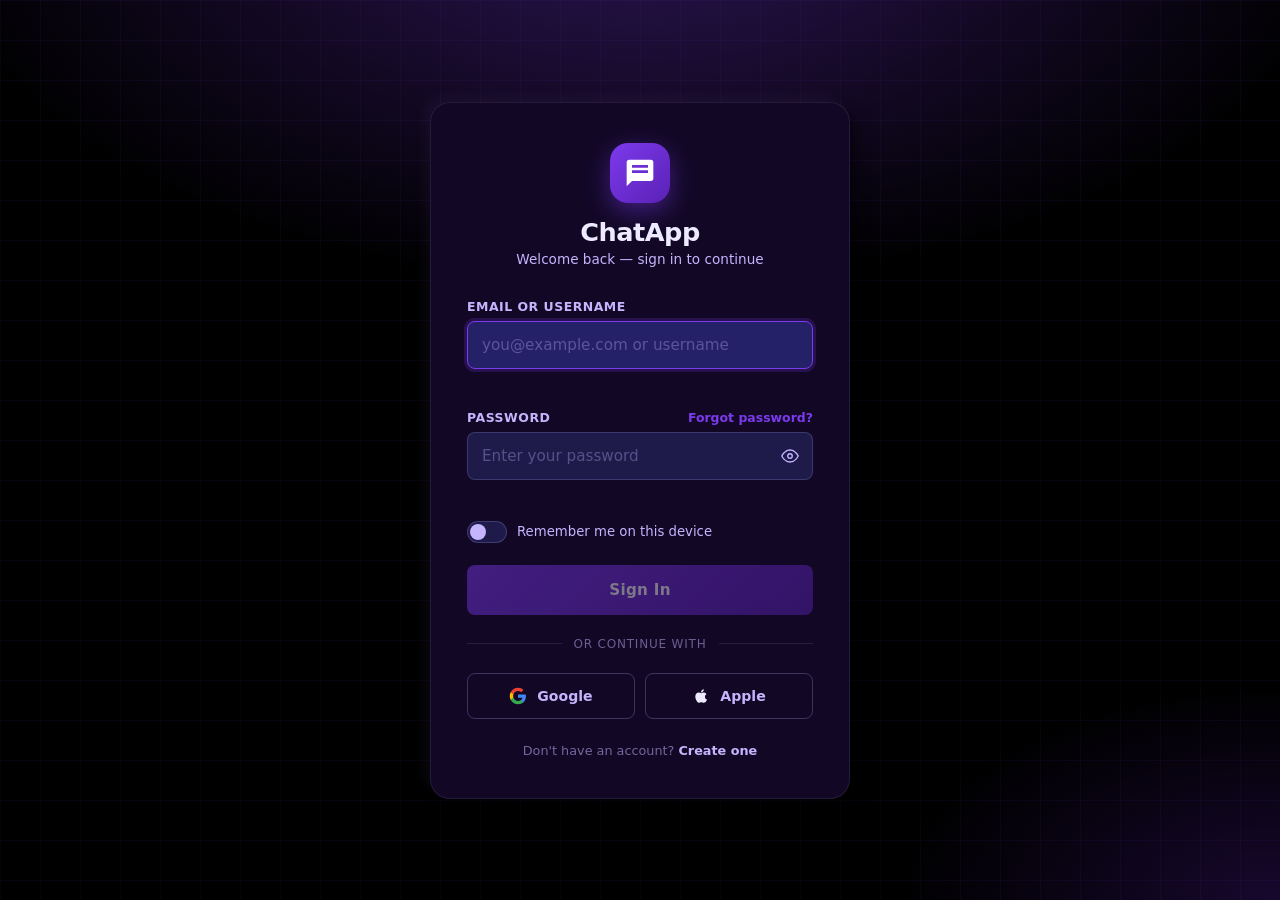
<file: index.html>
﻿<!DOCTYPE html>
<html lang="en">
<head>
<meta charset="UTF-8"/>
  <meta name="viewport" content="width=device-width, initial-scale=1.0, viewport-fit=cover"/>
  <meta name="theme-color" content="#000000"/>
  <meta name="format-detection" content="telephone=no"/>
  <meta name="mobile-web-app-capable" content="yes"/>
  <meta name="apple-mobile-web-app-capable" content="yes"/>
  <meta name="apple-mobile-web-app-status-bar-style" content="black-translucent"/>
  <meta name="apple-mobile-web-app-title" content="ChatApp"/>
  <link rel="manifest" href="manifest.webmanifest"/>
  <link rel="icon" type="image/png" sizes="32x32" href="favicon-32.png"/>
  <link rel="apple-touch-icon" sizes="180x180" href="icon-180.png"/>
  <title>Sign In — ChatApp</title>
  <meta name="description" content="Sign in to ChatApp — the fast, private messaging platform."/>
  <link rel="stylesheet" href="style.css"/>
</head>
<body>
<div class="toast-container" id="toastContainer"></div>

<div class="page-shell">
  <div class="card">

    <!-- Brand -->
    <div class="brand">
      <div class="brand-icon" aria-hidden="true">
        <svg viewBox="0 0 24 24"><path d="M20 2H4a2 2 0 00-2 2v18l4-4h14a2 2 0 002-2V4a2 2 0 00-2-2zm-2 10H6v-2h12v2zm0-4H6V6h12v2z"/></svg>
      </div>
      <h1>ChatApp</h1>
      <p>Welcome back — sign in to continue</p>
    </div>

    <!-- Form -->
    <form id="loginForm" novalidate>

      <!-- Identifier -->
      <div class="form-group">
        <label class="form-label" for="identifier">Email or Username</label>
        <input class="input-field" id="identifier" type="text"
               placeholder="you@example.com or username"
               autocomplete="email" autocapitalize="off" spellcheck="false"
               aria-label="Email or username" aria-describedby="identifierMsg"/>
        <div class="field-msg" id="identifierMsg" role="alert" aria-live="polite"></div>
      </div>

      <!-- Password -->
      <div class="form-group">
        <div style="display:flex; justify-content:space-between; align-items:center; margin-bottom:7px;">
          <label class="form-label" for="passwordInput" style="margin-bottom:0">Password</label>
          <button type="button" class="resend-btn" id="forgotBtn" style="font-size:0.78rem">Forgot password?</button>
        </div>
        <div class="password-wrap">
          <input class="input-field" id="passwordInput" type="password"
                 placeholder="Enter your password"
                 autocomplete="current-password"
                 aria-label="Password" aria-describedby="passwordMsg"/>
          <button type="button" class="pwd-toggle" id="pwdToggle" aria-label="Show password">
            <svg id="eyeIcon" viewBox="0 0 24 24" fill="none" stroke="currentColor" stroke-width="1.8" stroke-linecap="round" stroke-linejoin="round">
              <path d="M1 12s4-8 11-8 11 8 11 8-4 8-11 8-11-8-11-8z"/><circle cx="12" cy="12" r="3"/>
            </svg>
            <svg id="eyeOffIcon" viewBox="0 0 24 24" fill="none" stroke="currentColor" stroke-width="1.8" stroke-linecap="round" stroke-linejoin="round" style="display:none">
              <path d="M17.94 17.94A10.07 10.07 0 0112 20c-7 0-11-8-11-8a18.45 18.45 0 015.06-5.94M9.9 4.24A9.12 9.12 0 0112 4c7 0 11 8 11 8a18.5 18.5 0 01-2.16 3.19m-6.72-1.07a3 3 0 11-4.24-4.24"/>
              <line x1="1" y1="1" x2="23" y2="23"/>
            </svg>
          </button>
        </div>
        <div class="field-msg" id="passwordMsg" role="alert" aria-live="polite"></div>
      </div>

      <!-- Remember me -->
      <div class="remember-row">
        <label class="toggle-switch" for="rememberMe">
          <input type="checkbox" id="rememberMe" aria-label="Remember me"/>
          <span class="toggle-track"></span>
        </label>
        <label class="remember-label" for="rememberMe">Remember me on this device</label>
      </div>

      <!-- Submit -->
      <button type="submit" class="btn-primary" id="loginBtn" disabled>
        <span class="btn-text">Sign In</span>
        <span class="spinner" aria-hidden="true"></span>
      </button>
    </form>

    <!-- Divider -->
    <div class="divider"><span>or continue with</span></div>

    <!-- Social -->
    <div class="social-row">
      <button class="btn-secondary" id="googleBtn" type="button" aria-label="Continue with Google">
        <svg width="18" height="18" viewBox="0 0 24 24" fill="none">
          <path d="M22.56 12.25c0-.78-.07-1.53-.2-2.25H12v4.26h5.92c-.26 1.37-1.04 2.53-2.21 3.31v2.77h3.57c2.08-1.92 3.28-4.74 3.28-8.09z" fill="#4285F4"/>
          <path d="M12 23c2.97 0 5.46-.98 7.28-2.66l-3.57-2.77c-.98.66-2.23 1.06-3.71 1.06-2.86 0-5.29-1.93-6.16-4.53H2.18v2.84C3.99 20.53 7.7 23 12 23z" fill="#34A853"/>
          <path d="M5.84 14.09c-.22-.66-.35-1.36-.35-2.09s.13-1.43.35-2.09V7.07H2.18C1.43 8.55 1 10.22 1 12s.43 3.45 1.18 4.93l3.66-2.84z" fill="#FBBC05"/>
          <path d="M12 5.38c1.62 0 3.06.56 4.21 1.64l3.15-3.15C17.45 2.09 14.97 1 12 1 7.7 1 3.99 3.47 2.18 7.07l3.66 2.84c.87-2.6 3.3-4.53 6.16-4.53z" fill="#EA4335"/>
        </svg>
        Google
      </button>
      <button class="btn-secondary" id="appleBtn" type="button" aria-label="Continue with Apple">
        <svg width="18" height="18" viewBox="0 0 24 24" fill="var(--soft-light)">
          <path d="M17.05 20.28c-.98.95-2.05.8-3.08.35-1.09-.46-2.09-.48-3.24 0-1.44.62-2.2.44-3.06-.35C2.79 15.25 3.51 7.7 9.05 7.4c1.39.07 2.35.74 3.17.8 1.2-.26 2.37-1 3.66-.85 1.54.2 2.7.89 3.44 2.21-3.12 1.89-2.37 6.09.72 7.22-.38.97-.84 1.92-1.99 3.5zM12.03 7.25c-.15-2.23 1.66-4.07 3.74-4.25.29 2.58-2.34 4.5-3.74 4.25z"/>
        </svg>
        Apple
      </button>
    </div>

    <div class="card-footer">
      Don't have an account? <a href="signup.html" id="signupLink">Create one</a>
    </div>
  </div>
</div>

<script src="auth.js"></script>
<script>
  // Redirect if already logged in
  if (Session.isLoggedIn()) window.location.href = 'chat.html';

  const identifierInput = document.getElementById('identifier');
  const passwordInput   = document.getElementById('passwordInput');
  const loginBtn        = document.getElementById('loginBtn');
  const identifierMsg   = document.getElementById('identifierMsg');
  const passwordMsg     = document.getElementById('passwordMsg');

  // Auto-focus
  identifierInput.focus();

  // -- Real-time validation --------------------------------
  function checkForm() {
    const idOk  = Validate.identifier(identifierInput.value.trim());
    const pwOk  = Validate.password(passwordInput.value);
    loginBtn.disabled = !(idOk && pwOk);
  }

  identifierInput.addEventListener('input', () => {
    checkForm();
    if (identifierInput.value.length > 2) {
      const ok = Validate.identifier(identifierInput.value.trim());
      setFieldState(identifierInput, identifierMsg, ok ? '' : 'error', ok ? '' : 'Enter a valid email or username');
    } else {
      setFieldState(identifierInput, identifierMsg, '', '');
    }
  });

  passwordInput.addEventListener('input', () => {
    checkForm();
    if (passwordInput.value.length > 0 && !Validate.password(passwordInput.value)) {
      setFieldState(passwordInput, passwordMsg, 'error', 'Password must be at least 6 characters');
    } else {
      setFieldState(passwordInput, passwordMsg, '', '');
    }
  });

  // -- Show / hide password --------------------------------
  document.getElementById('pwdToggle').addEventListener('click', () => {
    const isPassword = passwordInput.type === 'password';
    passwordInput.type = isPassword ? 'text' : 'password';
    document.getElementById('eyeIcon').style.display    = isPassword ? 'none'  : 'block';
    document.getElementById('eyeOffIcon').style.display = isPassword ? 'block' : 'none';
  });

  // -- Form submit -----------------------------------------
  document.getElementById('loginForm').addEventListener('submit', async (e) => {
    e.preventDefault();
    const identifier = identifierInput.value.trim();
    const password   = passwordInput.value;
    setLoading(loginBtn, true);
    setFormDisabled(document.getElementById('loginForm'), true);
    try {
      const result = await API.login(identifier, password);
Session.set('access_token', result.access_token);
      Session.set('user', result.user);
      if (document.getElementById('rememberMe').checked) Session.persist();
      showToast('Welcome back! \uD83C\uDF89', 'success', 1800);
      setTimeout(() => window.location.href = 'chat.html', 1400);
    } catch (err) {
      showToast(err.message, 'error');
      setFieldState(passwordInput, passwordMsg, 'error', err.message);
      setLoading(loginBtn, false);
      setFormDisabled(document.getElementById('loginForm'), false);
      passwordInput.focus(); passwordInput.select();
    }
  });

  // -- Keyboard shortcuts ----------------------------------
  identifierInput.addEventListener('keydown', e => { if (e.key === 'Enter') { e.preventDefault(); passwordInput.focus(); } });
  passwordInput.addEventListener('keydown', e => { if (e.key === 'Enter' && !loginBtn.disabled) { e.preventDefault(); loginBtn.click(); } });

  // -- OAuth -----------------------------------------------
  async function handleOAuth(provider) {
    showToast(`Connecting to ${provider}…`, 'info', 2000);
    try {
      const result = await API.oauthLogin(provider);
      Session.set('access_token', result.access_token);
      Session.set('user', result.user);
      showToast('Signed in! \uD83C\uDF89', 'success', 1500);
      setTimeout(() => window.location.href = 'chat.html', 1200);
    } catch(err) { showToast(err.message, 'error'); }
  }
  document.getElementById('googleBtn').addEventListener('click', () => handleOAuth('Google'));
  document.getElementById('appleBtn').addEventListener('click', () => handleOAuth('Apple'));

  // -- Forgot password -------------------------------------
  document.getElementById('forgotBtn').addEventListener('click', () => {
    showToast('A password reset link will be sent to your email.', 'info', 3500);
  });
</script>
</body>
</html>
</file>
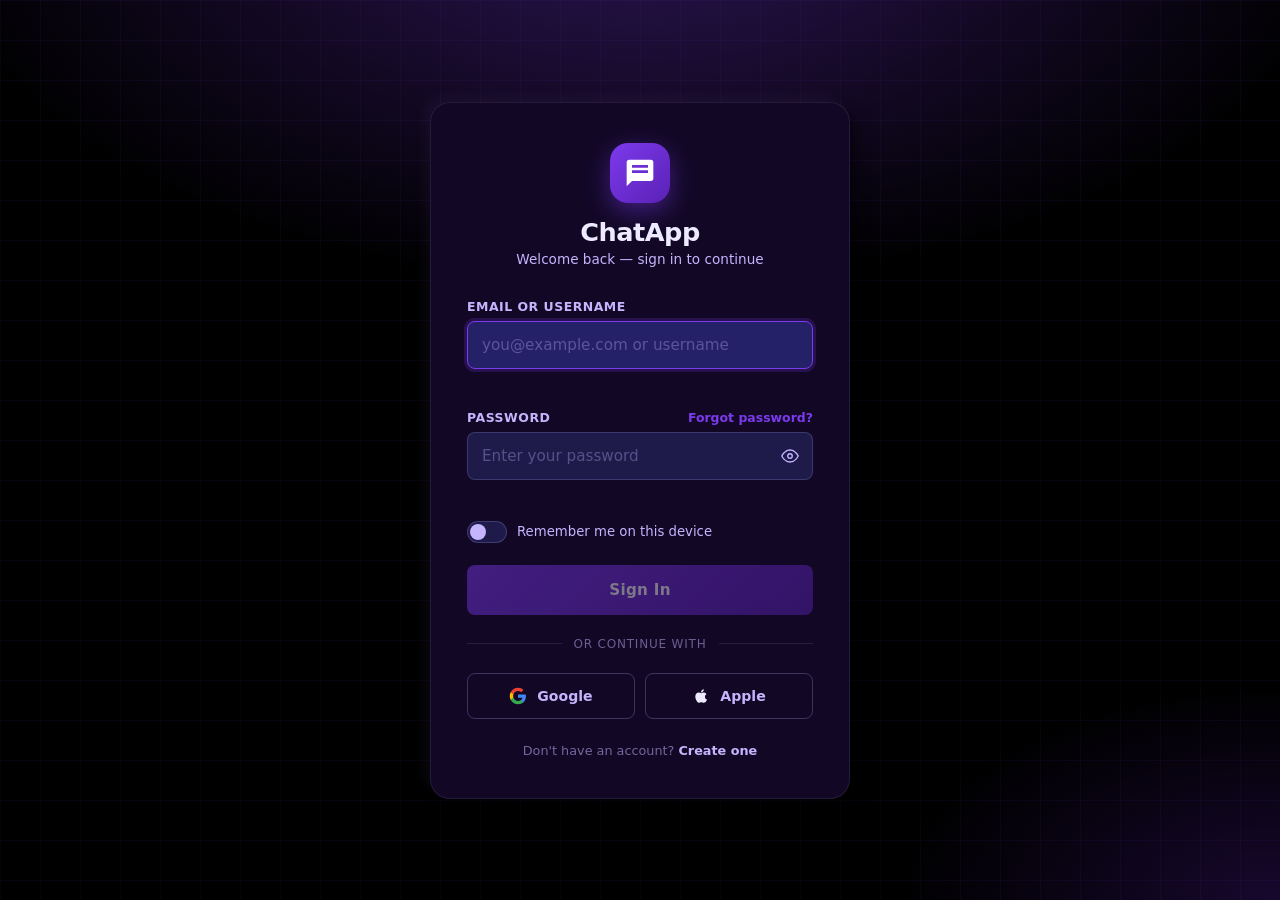
<file: archive-settings.html>
<!DOCTYPE html>
<html lang="en">
<head>
  <meta charset="UTF-8"/>
  <meta name="viewport" content="width=device-width, initial-scale=1.0, viewport-fit=cover"/>
  <meta name="theme-color" content="#000000"/>
  <meta name="format-detection" content="telephone=no"/>
  <meta name="mobile-web-app-capable" content="yes"/>
  <meta name="apple-mobile-web-app-capable" content="yes"/>
  <meta name="apple-mobile-web-app-status-bar" content="black-translucent"/>
  <meta name="apple-mobile-web-app-title" content="Gibee"/>
  <link rel="manifest" href="manifest.webmanifest"/>
  <link rel="icon" type="image/png" sizes="32x32" href="favicon-32.png"/>
  <link rel="apple-touch-icon" sizes="180x180" href="icon-180.png"/>
  <title>Archive settings - Gibee</title>
  <meta name="description" content="Choose how Gibee handles your archived chats."/>
  <link rel="stylesheet" href="style.css"/>
  <style>
    :root {
      --motion-smooth: 200ms cubic-bezier(.25,.1,.25,1);
      /* measured at runtime so anything hanging off the bar clears safe areas */
      --topbar-h: 64px;
    }

    .archive-page {
      flex: 1;
      overflow-y: auto;
      -webkit-overflow-scrolling: touch;
      padding: 18px 16px calc(28px + env(safe-area-inset-bottom));
    }

    .archive-card {
      max-width: 620px;
      margin: 0 auto;
      background: var(--bg-card);
      border: 1px solid rgba(196,181,253,.12);
      border-radius: 20px;
      box-shadow: var(--neu-shadow);
      overflow: hidden;
    }
    [data-theme="light"] .archive-card { border-color: rgba(91,33,182,.14); }

    /* One row: copy on the left, checkbox on the right -- same shape WhatsApp
       uses for "Keep chats archived". */
    .opt-row {
      display: flex;
      align-items: center;
      gap: 16px;
      padding: 18px;
      cursor: pointer;
      transition: background var(--transition-fast);
      -webkit-tap-highlight-color: transparent;
    }
    .opt-row:hover, .opt-row:focus-within { background: rgba(124,58,237,.08); }
    [data-theme="light"] .opt-row:hover, [data-theme="light"] .opt-row:focus-within { background: rgba(124,58,237,.06); }
    .opt-copy { flex: 1; min-width: 0; }
    .opt-title {
      font-size: 1.02rem;
      font-weight: 700;
      color: var(--soft-light);
      margin-bottom: 5px;
    }
    .opt-desc {
      font-size: .86rem;
      font-weight: 500;
      line-height: 1.5;
      color: rgba(196,181,253,.62);
    }
    [data-theme="light"] .opt-desc { color: rgba(91,33,182,.66); }

    /* The checkbox is visually hidden but stays a real, keyboard-operable
       control; the pill next to it is what you actually see. */
    .opt-toggle { position: relative; flex-shrink: 0; display: block; width: 52px; height: 30px; }
    .opt-toggle input {
      position: absolute;
      inset: 0;
      width: 100%;
      height: 100%;
      margin: 0;
      opacity: 0;
      cursor: pointer;
    }
    .opt-pill {
      display: block;
      width: 52px;
      height: 30px;
      border-radius: 999px;
      background: var(--bg-surface);
      box-shadow: var(--neu-inset);
      transition: background var(--transition-med), box-shadow var(--transition-fast);
      pointer-events: none;
    }
    .opt-pill::after {
      content: "";
      position: absolute;
      top: 3px;
      left: 3px;
      width: 24px;
      height: 24px;
      border-radius: 50%;
      background: linear-gradient(135deg, var(--primary-purple), var(--mid-purple));
      box-shadow: 0 2px 6px rgba(0,0,0,.4);
      transition: transform var(--motion-smooth);
    }
    .opt-toggle input:checked ~ .opt-pill { background: var(--primary-purple); box-shadow: none; }
    .opt-toggle input:checked ~ .opt-pill::after { transform: translateX(22px); }
    .opt-toggle input:focus-visible ~ .opt-pill { box-shadow: var(--neu-inset), 0 0 0 2px rgba(124,58,237,.5); }
    [data-theme="light"] .opt-pill::after { background: linear-gradient(135deg, #A78BFA, #8B5CF6); }

    .opt-foot {
      max-width: 620px;
      margin: 14px auto 0;
      padding: 0 4px;
      font-size: .74rem;
      font-weight: 600;
      line-height: 1.5;
      color: rgba(196,181,253,.5);
    }
    [data-theme="light"] .opt-foot { color: rgba(91,33,182,.55); }

    @media (max-width: 768px) {
      .archive-page { padding: 16px 14px calc(24px + env(safe-area-inset-bottom)); }
      .opt-row { padding: 16px 15px; gap: 14px; }
      .opt-title { font-size: 1.12rem; }
      .opt-desc { font-size: .9rem; }
      .opt-toggle, .opt-pill { width: 56px; height: 34px; }
      .opt-pill::after { width: 28px; height: 28px; }
      .opt-toggle input:checked ~ .opt-pill::after { transform: translateX(22px); }
    }

    /* The shared bar is mobile-only; give the page a heading on wide screens. */
    .archive-wide-head {
      display: none;
      max-width: 620px;
      margin: 0 auto 14px;
    }
    .archive-wide-head h1 {
      margin: 0 0 4px;
      font-size: 1.5rem;
      font-weight: 800;
      color: var(--soft-light);
    }
    .archive-wide-head p { margin: 0; font-size: .9rem; font-weight: 600; color: rgba(196,181,253,.6); }
    [data-theme="light"] .archive-wide-head p { color: rgba(91,33,182,.6); }
    @media (min-width: 769px) {
      .archive-wide-head { display: block; }
      .archive-page { padding-top: 40px; }
    }
  </style>
</head>
<body>
<div class="app-frame">

  <!-- Mobile top bar -->
  <div class="app-topbar">
    <button class="icon-btn" id="backBtn" aria-label="Back to archive">
      <svg viewBox="0 0 20 20" width="18" height="18" fill="none" stroke="currentColor" stroke-width="1.8" stroke-linecap="round" stroke-linejoin="round"><path d="M12 5l-5 5 5 5"/></svg>
    </button>
    <div class="app-topbar-title" id="topbarTitle">Archive settings<span class="app-topbar-sub" id="topbarSub">Manage your archive</span></div>
  </div>

  <main class="archive-page">
    <div class="archive-wide-head">
      <h1>Archive settings</h1>
      <p>Manage your archive</p>
    </div>

    <div class="archive-card">
      <label class="opt-row" for="keepArchived">
        <span class="opt-copy">
          <span class="opt-title">Keep chats archived</span>
          <span class="opt-desc">Archived chats will stay archived when you receive a new message or reply to one of these chats.</span>
        </span>
        <span class="opt-toggle">
          <input type="checkbox" id="keepArchived"/>
          <span class="opt-pill" aria-hidden="true"></span>
        </span>
      </label>
    </div>

    <p class="opt-foot">Archived chats are end-to-end encrypted. Turning this off lets new messages move a chat back to the top of your list.</p>
  </main>

</div>

<script src="auth.js"></script>
<script>
  if (!Session.isLoggedIn()) window.location.href = 'index.html';

  // Same measured-height trick as the other pages, so anything positioned off
  // the top bar clears notches and safe areas.
  const topbarEl = document.querySelector('.app-topbar');
  function syncTopbarHeight() {
    const h = topbarEl ? Math.round(topbarEl.getBoundingClientRect().height) : 64;
    if (h > 0) document.documentElement.style.setProperty('--topbar-h', h + 'px');
  }
  window.addEventListener('resize', syncTopbarHeight);
  if (window.ResizeObserver && topbarEl) new ResizeObserver(syncTopbarHeight).observe(topbarEl);

  // Coming from the archive, so prefer history and land back on that screen.
  document.getElementById('backBtn').addEventListener('click', () => {
    if (history.length > 1) history.back();
    else window.location.href = 'chat.html';
  });

  // The preference is real, so it survives a reload.
  const PREF_KEY = 'chat_keep_archived';
  const keepArchived = document.getElementById('keepArchived');
  try { keepArchived.checked = localStorage.getItem(PREF_KEY) !== '0'; } catch { keepArchived.checked = true; }

  keepArchived.addEventListener('change', () => {
    const on = keepArchived.checked;
    try { localStorage.setItem(PREF_KEY, on ? '1' : '0'); } catch { /* private mode */ }
    showToast(on ? 'New messages will keep chats archived.' : 'New messages will move chats back to the top.', 'info', 2600);
  });
</script>
</body>
</html>
</file>
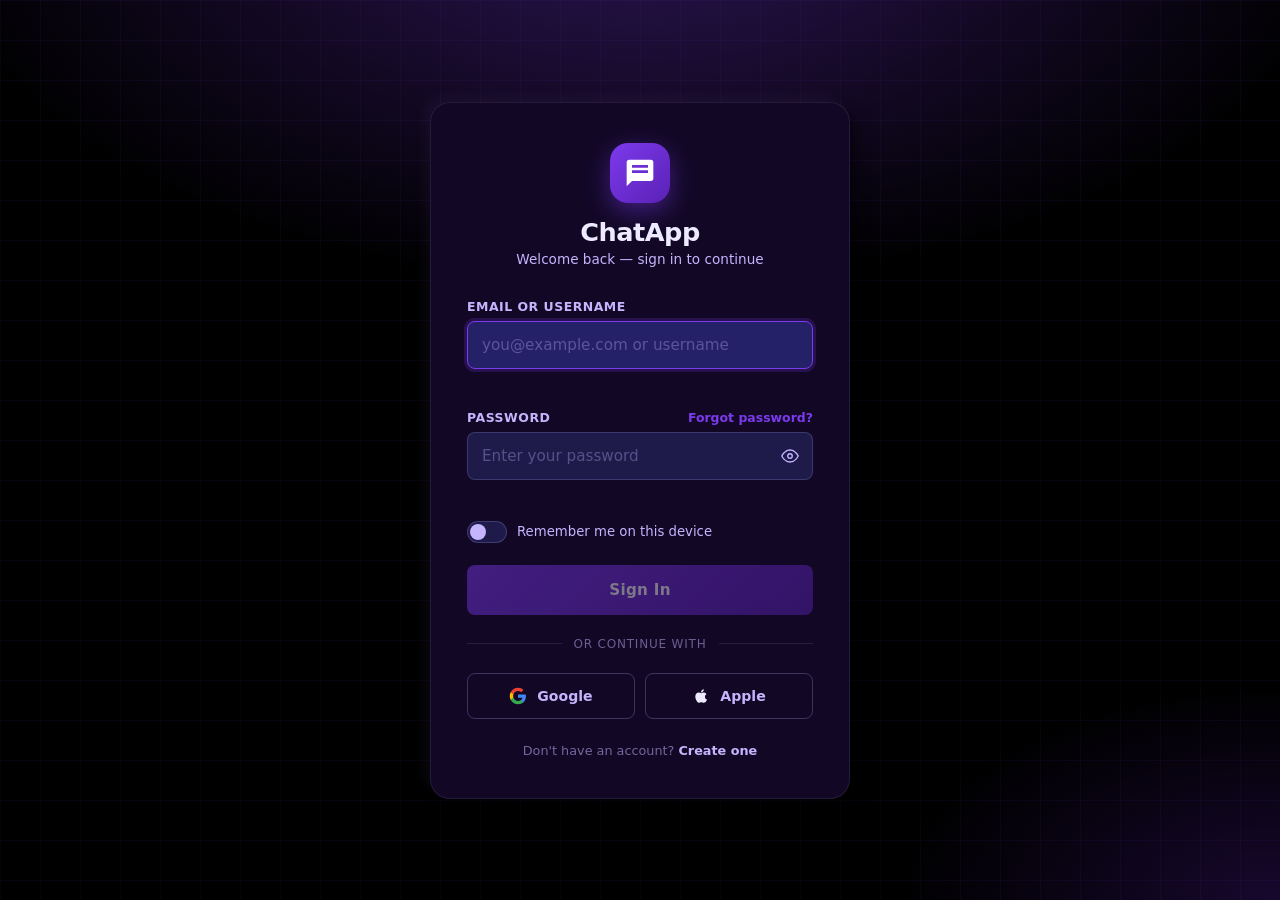
<file: chat.html>
<!DOCTYPE html>
<html lang="en">
<head>
  <meta charset="UTF-8"/>
    <meta name="viewport" content="width=device-width, initial-scale=1.0, viewport-fit=cover"/>
  <meta name="theme-color" content="#000000"/>
  <meta name="format-detection" content="telephone=no"/>
  <meta name="mobile-web-app-capable" content="yes"/>
  <meta name="apple-mobile-web-app-capable" content="yes"/>
  <meta name="apple-mobile-web-app-status-bar-style" content="black-translucent"/>
  <meta name="apple-mobile-web-app-title" content="Gibee"/>
  <link rel="manifest" href="manifest.webmanifest"/>
  <link rel="icon" type="image/png" sizes="32x32" href="favicon-32.png"/>
  <link rel="apple-touch-icon" sizes="180x180" href="icon-180.png"/>
  <title>Gibee — Messages</title>
  <meta name="description" content="Your Gibee messages. Start chatting now."/>
  <link rel="stylesheet" href="style.css"/>
  <style>
    /* -- Chat Shell --------------------------- */
    body { background: var(--bg-black); overflow: hidden; }

    :root {
      --motion-smooth: 200ms cubic-bezier(.25,.1,.25,1);
      --motion-spring: 420ms cubic-bezier(.2,.8,.2,1);
      --motion-bounce: 360ms cubic-bezier(.22,1.45,.36,1);
      /* measured at runtime so the popovers clear notches/safe areas */
      --topbar-h: 72px;
      /* how much of the composer the on-screen keyboard is sitting on top of */
      --kb-inset: 0px;
    }

    .chat-shell {
      display: grid;
      grid-template-columns: 72px 320px minmax(0, 1fr) 300px;
      flex: 1;
      min-height: 0;
      background: var(--bg-black);
      animation: pageFade var(--motion-spring) both;
    }

    .chat-main-body {
      flex: 1;
      min-height: 0;
      display: flex;
      flex-direction: column;
      position: relative;
    }

    /* Clickable chat header profile (opens the user profile page) */
    .chat-header-profile {
      display: flex;
      align-items: center;
      gap: 14px;
      flex: 1;
      min-width: 0;
      background: none;
      border: none;
      padding: 4px;
      margin: -4px;
      border-radius: 12px;
      cursor: pointer;
      text-align: left;
      font-family: inherit;
      color: inherit;
      transition: background var(--motion-smooth);
    }
    .chat-header-profile:hover { background: var(--overlay); }
    .chat-header-profile:focus-visible { outline: 2px solid var(--primary-purple); outline-offset: 2px; }
    .chat-header-profile .chat-header-info { flex: 1; min-width: 0; }

    .header-back { display: none; flex-shrink: 0; }

    @keyframes pageFade {
      from { opacity: 0; transform: translateY(8px); }
      to { opacity: 1; transform: translateY(0); }
    }

    @keyframes messagePop {
      0% { opacity: 0; transform: translateY(12px) scale(.92); }
      70% { opacity: 1; transform: translateY(-1px) scale(1.015); }
      100% { opacity: 1; transform: translateY(0) scale(1); }
    }

    @keyframes badgePop {
      0% { opacity: 0; transform: scale(0); }
      72% { opacity: 1; transform: scale(1.16); }
      100% { opacity: 1; transform: scale(1); }
    }

    @keyframes typingWave {
      from { transform: translateY(0); opacity: .55; }
      to { transform: translateY(-60%); opacity: 1; }
    }

    @keyframes glowPulse {
      0%, 100% { box-shadow: 0 4px 12px rgba(124,58,237,.4); }
      50% { box-shadow: 0 8px 24px rgba(168,85,247,.72); }
    }

    .nav-rail {
      background: #0a0315;
      border-right: 1px solid rgba(196,181,253,.08);
      display: flex;
      flex-direction: column;
      align-items: center;
      padding: 16px 10px;
      gap: 14px;
    }

    .rail-logo {
      width: 42px;
      height: 42px;
      border-radius: 12px;
      background: linear-gradient(135deg, var(--primary-purple), var(--mid-purple));
      display: flex;
      align-items: center;
      justify-content: center;
      box-shadow: 0 8px 24px rgba(124,58,237,.35);
    }
    .rail-logo svg { width: 22px; height: 22px; fill: #fff; }

    .rail-actions {
      display: flex;
      flex-direction: column;
      gap: 10px;
      width: 100%;
      align-items: center;
    }

    .rail-spacer { flex: 1; }

    .rail-profile {
      width: 42px;
      height: 42px;
      border-radius: 50%;
      border: 1.5px solid rgba(196,181,253,.25);
      background: rgba(124,58,237,.16);
      color: var(--soft-light);
      display: flex;
      align-items: center;
      justify-content: center;
      font-size: .8rem;
      font-weight: 800;
    }

    /* -- Sidebar ------------------------------ */
    .sidebar {
      background: var(--bg-card);
      border-right: 1px solid rgba(196,181,253,.1);
      display: flex;
      flex-direction: column;
      overflow: hidden;
    }

    .sidebar-header {
      padding: 20px 20px 16px;
      display: flex;
      align-items: center;
      justify-content: space-between;
      border-bottom: 1px solid rgba(196,181,253,.08);
      flex-shrink: 0;
    }

    .sidebar-brand {
      display: flex;
      align-items: center;
      gap: 10px;
      font-size: 1.1rem;
      font-weight: 800;
      color: var(--soft-light);
    }

    .sidebar-brand .icon {
      width: 34px;
      height: 34px;
      background: linear-gradient(135deg, var(--primary-purple), var(--mid-purple));
      border-radius: 10px;
      display: flex;
      align-items: center;
      justify-content: center;
    }
    .sidebar-brand .icon svg { width: 18px; height: 18px; fill: #fff; }

    .sidebar-actions { display: flex; gap: 8px; }
    .icon-btn {
      width: 36px; height: 36px; border-radius: 10px;
      background: var(--overlay); border: 1px solid rgba(196,181,253,.12);
      color: var(--light-purple); cursor: pointer;
      display: flex; align-items: center; justify-content: center;
      transition: background var(--motion-smooth), color var(--motion-smooth), transform var(--motion-smooth), box-shadow var(--motion-smooth);
    }
    .icon-btn:hover { background: var(--primary-purple); color: #fff; transform: translateY(-1px); box-shadow: 0 6px 16px rgba(124,58,237,.28); }
    .icon-btn:active { transform: scale(.96); }
    .icon-btn svg { width: 16px; height: 16px; }

/* Search */
    .sidebar-search {
      padding: 10px 16px 8px;
      flex-shrink: 0;
    }
    .sidebar-search input {
      width: 100%; height: 48px;
      background: var(--bg-surface);
      border: none;
      border-radius: 16px;
      color: var(--soft-light);
      font-size: 0.9rem; font-family: inherit;
      padding: 0 16px; outline: none;
      box-shadow: var(--neu-inset);
    }
    .sidebar-search input::placeholder { color: rgba(196,181,253,.5); }
    [data-theme="light"] .sidebar-search input::placeholder { color: rgba(91,33,182,.45); }
    .sidebar-search input:focus { box-shadow: var(--neu-inset), 0 0 0 2px rgba(124,58,237,.3); }

    /* Archive reassurance: shows only while the archive screen is open */
    .archive-note {
      display: flex;
      align-items: flex-start;
      gap: 7px;
      flex-shrink: 0;
      margin: 0 16px 2px;
      padding: 8px 11px;
      border-radius: 12px;
      background: rgba(124,58,237,.1);
      border: 1px solid rgba(196,181,253,.12);
      color: rgba(196,181,253,.72);
      font-size: .68rem;
      font-weight: 600;
      line-height: 1.42;
    }
    .archive-note[hidden] { display: none; }
    .archive-note svg { width: 13px; height: 13px; flex-shrink: 0; margin-top: 1px; }
    [data-theme="light"] .archive-note {
      background: rgba(124,58,237,.06);
      border-color: rgba(91,33,182,.1);
      color: rgba(91,33,182,.72);
    }

    /* Tabs */
    .sidebar-tabs {
      display: flex;
      align-items: center;
      gap: 8px;
      padding: 0 16px 12px;
      flex-shrink: 0;
    }
    /* The archive is a browse screen, so the filter pills step aside and the
       encryption note gets the space directly under the search box. */
    .sidebar-tabs[hidden] { display: none; }
    .sidebar-tabs-scroll {
      display: flex;
      gap: 6px;
      flex: 1;
      min-width: 0;
      overflow-x: auto;
      scrollbar-width: none;
    }
    .sidebar-tabs-scroll::-webkit-scrollbar { display: none; }
    .s-tab {
      padding: 6px 7px; border-radius: 20px;
      border: 1px solid rgba(196,181,253,.18);
      background: var(--bg-surface);
      box-shadow: var(--neu-tile);
      color: rgba(196,181,253,.75);
      font-size: 0.79rem; font-weight: 600; cursor: pointer;
      font-family: inherit; transition: all 0.18s;
      white-space: nowrap; flex-shrink: 0;
    }
    .s-tab.active {
      background: var(--primary-purple);
      border-color: var(--primary-purple);
      color: #fff;
      box-shadow: 0 4px 14px rgba(124,58,237,.45);
    }
    .s-tab:hover:not(.active) { border-color: rgba(124,58,237,.5); color: var(--soft-light); }
    .s-tab:active { transform: scale(.96); }
    /* New chat, pinned to the right of the filter pills */
    .s-tab-add {
      width: 36px; height: 36px;
      flex-shrink: 0;
      display: flex; align-items: center; justify-content: center;
      border: 1px solid rgba(196,181,253,.22);
      border-radius: 50%;
      background: var(--bg-surface);
      box-shadow: var(--neu-tile);
      color: var(--light-purple);
      cursor: pointer;
      transition: transform var(--transition-fast), border-color var(--transition-fast), color var(--transition-fast);
    }
    .s-tab-add svg { width: 18px; height: 18px; }
    .s-tab-add:hover { border-color: var(--primary-purple); color: var(--primary-purple); }
    .s-tab-add:active { transform: scale(.9); }
    [data-theme="light"] .s-tab { border-color: rgba(91,33,182,.18); color: rgba(91,33,182,.78); }
    [data-theme="light"] .s-tab:hover:not(.active) { border-color: var(--primary-purple); color: var(--primary-purple); }
    [data-theme="light"] .s-tab-add { border-color: rgba(91,33,182,.22); color: var(--primary-purple); }

/* Conversation List */
    .conv-list { overflow-y: auto; flex: 1; padding: 6px 0 12px; }
    .conv-list::-webkit-scrollbar { width: 4px; }
    .conv-list::-webkit-scrollbar-thumb { background: rgba(196,181,253,.15); border-radius: 2px; }

    .conv-item {
      display: flex;
      align-items: center;
      gap: 12px;
      margin: 0 12px 9px;
      padding: 12px 14px;
      cursor: pointer;
      background: var(--bg-surface);
      border-radius: 16px;
      box-shadow: var(--neu-tile);
      transition: background var(--motion-smooth), transform var(--motion-smooth), box-shadow var(--motion-smooth);
    }
    .conv-item:hover, .conv-item:focus-visible { background: var(--overlay); transform: translateY(-2px); box-shadow: var(--neu-shadow); outline: none; }
    .conv-item.active { background: rgba(124,58,237,.16); box-shadow: inset 0 0 0 2px rgba(124,58,237,.35), var(--neu-tile); }
    .conv-item:active { transform: scale(.98); }

    .avatar {
      width: 48px; height: 48px; border-radius: 50%;
      display: flex; align-items: center; justify-content: center;
      font-size: 1rem; font-weight: 700; flex-shrink: 0;
      position: relative;
      box-shadow: 0 4px 12px rgba(0,0,0,.35);
    }
    .avatar.online::after {
      content: ''; position: absolute; bottom: 1px; right: 1px;
      width: 10px; height: 10px; border-radius: 50%;
      background: var(--success-green); border: 2px solid var(--bg-card);
      animation: badgePop var(--motion-bounce) both;
    }

.conv-info { flex: 1; min-width: 0; }
    .conv-name { font-size: 15px; font-weight: 600; color: var(--soft-light); margin-bottom: 3px; }
    .conv-preview { font-size: 13px; color: rgba(196,181,253,.55); white-space: nowrap; overflow: hidden; text-overflow: ellipsis; }
    .conv-meta { display: flex; flex-direction: column; align-items: flex-end; gap: 5px; flex-shrink: 0; }
    .conv-time { font-size: 11px; color: rgba(196,181,253,.4); }
    .conv-badge {
      min-width: 20px; height: 20px; border-radius: 999px; background: var(--primary-purple); color: #fff;
      font-size: 11px; font-weight: 700; display: flex; align-items: center; justify-content: center;
      padding: 0 6px;
      box-shadow: 0 4px 12px rgba(124,58,237,.45);
      animation: badgePop var(--motion-bounce) both;
    }

    /* -- Archive mode header (desktop) --------------------- */
    .sidebar-archive-bar { display: none; align-items: center; gap: 10px; min-width: 0; }
    .sidebar-archive-bar.show { display: flex; }
    /* The archive bar takes the brand's place while the archive is open. */
    .sidebar-header.archive-mode .sidebar-brand { display: none; }
    .sidebar-archive-bar .icon-btn {
      width: 34px; height: 34px; border-radius: 50%; flex-shrink: 0;
      display: flex; align-items: center; justify-content: center;
      background: var(--bg-card); box-shadow: var(--neu-tile);
      color: var(--light-purple); border: 1px solid rgba(196,181,253,.16);
      cursor: pointer;
    }
    .sidebar-archive-bar .icon-btn:hover { color: var(--primary-purple); }
    .sidebar-archive-bar .icon-btn svg { width: 18px; height: 18px; }
    .sa-title { display: flex; flex-direction: column; font-size: 1.02rem; font-weight: 700; color: var(--soft-light); min-width: 0; }
    .sa-sub { font-size: 0.72rem; font-weight: 500; color: rgba(196,181,253,.55); margin-top: 1px; }
    [data-theme="light"] .sa-sub { color: rgba(91,33,182,.6); }

    /* -- App brand: "Gibee" wordmark in the top-left ----- */
    .app-brand {
      flex: 1;
      min-width: 0;
      display: flex;
      align-items: center;
      gap: 10px;
    }
    .app-brand-mark {
      width: 34px; height: 34px;
      border-radius: 11px;
      flex-shrink: 0;
      display: flex; align-items: center; justify-content: center;
      background: linear-gradient(135deg, var(--primary-purple), var(--mid-purple));
      box-shadow: 0 6px 16px rgba(124,58,237,.42);
    }
    .app-brand-mark svg { width: 19px; height: 19px; fill: #fff; }
    .app-brand-name {
      font-size: 1.32rem;
      font-weight: 800;
      letter-spacing: -.02em;
      line-height: 1.1;
      background: linear-gradient(135deg, #E9D5FF 0%, #C4B5FD 30%, #A855F7 62%, #7C3AED 100%);
      -webkit-background-clip: text;
      background-clip: text;
      color: transparent;
      -webkit-text-fill-color: transparent;
      white-space: nowrap;
      overflow: hidden;
      text-overflow: ellipsis;
    }
    [data-theme="light"] .app-brand-name { background-image: linear-gradient(135deg, #7C3AED, #5B21B6); }
    [data-theme="light"] .app-brand-mark { box-shadow: 0 6px 16px rgba(91,33,182,.32); }

    /* -- Overflow menu (three dots) ---------------------- */
    .overflow-menu {
      display: none;
      position: absolute;
      top: calc(var(--topbar-h) + 6px);
      right: 12px;
      z-index: 90;
      min-width: 216px;
      padding: 6px;
      background: var(--bg-card);
      border: 1px solid rgba(196,181,253,.16);
      border-radius: 18px;
      box-shadow: 0 22px 50px rgba(0,0,0,.55);
      animation: menuPop .18s cubic-bezier(.34,1.56,.64,1) both;
    }
    .overflow-menu.open { display: block; }
    @media (min-width: 769px) { .overflow-menu { display: none !important; } }
    @keyframes menuPop { from { opacity: 0; transform: translateY(-8px) scale(.96); } to { opacity: 1; transform: none; } }
    .overflow-row {
      display: flex;
      align-items: center;
      gap: 12px;
      width: 100%;
      padding: 10px 12px;
      border: none;
      border-radius: 13px;
      background: none;
      color: var(--light-purple);
      font-family: inherit;
      font-size: .88rem;
      font-weight: 700;
      text-align: left;
      cursor: pointer;
      transition: background var(--transition-fast);
    }
    .overflow-row:hover, .overflow-row:focus-visible { background: rgba(124,58,237,.14); outline: none; }
    .overflow-row svg { width: 18px; height: 18px; fill: currentColor; flex-shrink: 0; }
    .overflow-avatar {
      width: 38px; height: 38px;
      border-radius: 50%;
      flex-shrink: 0;
      display: flex; align-items: center; justify-content: center;
      background: linear-gradient(135deg, var(--primary-purple), var(--mid-purple));
      color: #fff;
      font-size: .82rem;
      font-weight: 800;
    }
    .overflow-meta { display: flex; flex-direction: column; min-width: 0; }
    .overflow-meta strong {
      font-size: .88rem;
      font-weight: 700;
      color: var(--soft-light);
      overflow: hidden; text-overflow: ellipsis; white-space: nowrap;
    }
    .overflow-meta small { font-size: .72rem; font-weight: 600; color: var(--light-purple); opacity: .75; }
    .overflow-sep { height: 1px; margin: 5px 8px; background: rgba(196,181,253,.14); }
    /* The call / three-dot menus carry longer labels, so give them more room. */
    #callMenu, #convMenu { min-width: 250px; }
    /* "More" opens a nested group rather than a second popover, so it stays
       clear of the screen edge on a phone. */
    .overflow-row-more { justify-content: space-between; }
    .overflow-row-more .ov-lead { display: flex; align-items: center; gap: 12px; min-width: 0; }
    .ov-chev {
      width: 15px; height: 15px; flex-shrink: 0;
      opacity: .7;
      transition: transform var(--transition-fast);
    }
    .overflow-row-more[aria-expanded="true"] .ov-chev { transform: rotate(180deg); }
    .overflow-sub {
      margin: 4px 4px 2px;
      padding: 2px;
      border-radius: 13px;
      background: rgba(124,58,237,.08);
      border: 1px solid rgba(196,181,253,.12);
    }
    .overflow-sub[hidden] { display: none; }
    .overflow-sub .overflow-row { padding: 9px 10px; font-size: .84rem; }
    [data-theme="light"] .overflow-sub { background: rgba(124,58,237,.06); border-color: rgba(91,33,182,.1); }
    [data-theme="light"] .overflow-row:hover { background: rgba(124,58,237,.1); }
    [data-theme="light"] .overflow-menu { box-shadow: 0 22px 50px rgba(91,33,182,.18); border-color: rgba(91,33,182,.12); }
    [data-theme="light"] .overflow-sep { background: rgba(91,33,182,.1); }

    /* -- Archived entry: sits where "Active conversations" used to be -- */
    .list-archive-row {
      display: flex;
      align-items: center;
      gap: 12px;
      width: 100%;
      margin: 0;
      padding: 11px 14px;
      border: none;
      border-bottom: 1px solid rgba(196,181,253,.07);
      background: transparent;
      color: inherit;
      font-family: inherit;
      text-align: left;
      cursor: pointer;
      transition: background var(--transition-fast);
    }
    .list-archive-row:hover,
    .list-archive-row:focus-visible { background: rgba(196,181,253,.05); outline: none; }
    .list-archive-row:active { transform: scale(.995); }
    .list-archive-row.active { background: rgba(124,58,237,.16); }
    .la-icon {
      width: 42px; height: 42px;
      border-radius: 50%;
      flex-shrink: 0;
      display: flex; align-items: center; justify-content: center;
      background: rgba(124,58,237,.18);
      box-shadow: var(--neu-tile);
      color: var(--light-purple);
    }
    .la-icon svg { width: 19px; height: 19px; }
    .la-body { flex: 1; min-width: 0; }
    .la-label { display: block; font-size: 15px; font-weight: 600; color: var(--soft-light); }
    .la-sub { display: block; margin-top: 3px; font-size: 13px; color: rgba(196,181,253,.55); }
    .la-right { display: flex; align-items: center; gap: 8px; flex-shrink: 0; }
    .la-count {
      min-width: 20px; height: 20px; padding: 0 6px;
      border-radius: 999px;
      background: rgba(124,58,237,.22);
      color: var(--light-purple);
      font-size: 11px; font-weight: 700;
      display: flex; align-items: center; justify-content: center;
    }
    .la-chevron { width: 20px; height: 20px; color: rgba(196,181,253,.4); }
    .la-chevron svg { width: 100%; height: 100%; display: block; }
    [data-theme="light"] .list-archive-row { border-bottom-color: rgba(91,33,182,.1); }
    [data-theme="light"] .list-archive-row:hover { background: rgba(124,58,237,.06); }
    [data-theme="light"] .list-archive-row.active { background: rgba(124,58,237,.12); }
    [data-theme="light"] .la-sub { color: rgba(91,33,182,.5); }
    [data-theme="light"] .la-chevron { color: rgba(91,33,182,.4); }
    [data-theme="light"] .la-count { background: rgba(124,58,237,.14); color: #5B21B6; }

    .conv-empty {
      margin: 30px 16px;
      text-align: center;
      color: rgba(196,181,253,.45);
      font-size: .82rem;
      line-height: 1.5;
    }

    /* New chat — hidden on desktop, the sidebar has its own action */
    .fab-new-chat { display: none; }


    /* -- Main Chat Area ------------------------ */
    .chat-main {
      display: flex;
      flex-direction: column;
      background: var(--bg-black);
      position: relative;
    }

/* Chat header */
    .chat-header {
      padding: 10px 16px;
      display: flex;
      align-items: center;
      gap: 12px;
      border-bottom: 1px solid rgba(196,181,253,.07);
      background: var(--bg-surface);
      box-shadow: 0 6px 18px rgba(0,0,0,.28);
      flex-shrink: 0;
    }
    .chat-header .icon-btn,
    .app-topbar .icon-btn {
      width: 38px; height: 38px;
      border-radius: 50%;
      background: var(--bg-card);
      box-shadow: var(--neu-tile);
      flex-shrink: 0;
    }
    .chat-header .avatar { width: 38px; height: 38px; font-size: .85rem; box-shadow: 0 3px 10px rgba(0,0,0,.3); }

    .chat-header-info { flex: 1; min-width: 0; }
    .chat-header-name { font-size: 16px; font-weight: 700; color: var(--soft-light); }
    .chat-header-status { font-size: 12px; color: var(--light-purple); margin-top: 2px; }
    .chat-header-status.offline { color: rgba(196,181,253,.45); }

/* Messages area */
    .messages-area {
      flex: 1;
      overflow-y: auto;
      padding: 20px 16px;
      display: flex;
      flex-direction: column;
      gap: 16px;
    }
    .messages-area::-webkit-scrollbar { width: 4px; }
    .messages-area::-webkit-scrollbar-thumb { background: rgba(196,181,253,.1); border-radius: 2px; }

    .msg-group { display: flex; flex-direction: column; gap: 4px; animation: messagePop var(--motion-spring) both; }
    .msg-group.sent { align-items: flex-end; }
    .msg-group.received { align-items: flex-start; }

    .msg-bubble {
      max-width: 72%;
      padding: 10px 14px;
      border-radius: 18px;
      font-size: 14px;
      line-height: 1.5;
      word-break: break-word;
      display: flex;
      flex-wrap: wrap;
      align-items: flex-end;
      column-gap: 8px;
    }
    .msg-bubble .bubble-text { white-space: pre-wrap; }

    .msg-group.sent .msg-bubble {
      background: linear-gradient(135deg, var(--primary-purple), var(--mid-purple));
      color: #fff;
      border-bottom-right-radius: 6px;
    }

    .msg-group.received .msg-bubble {
      background: var(--bg-surface);
      color: var(--soft-light);
      border-bottom-left-radius: 6px;
      box-shadow: var(--neu-tile);
    }

    .msg-time { font-size: 10px; font-weight: 600; }
    .msg-group.sent .msg-time { color: rgba(255,255,255,.72); }
    .msg-group.received .msg-time { color: rgba(196,181,253,.5); }
    .msg-status { margin-left: 4px; color: var(--light-purple); }
    .msg-status.failed { cursor: pointer; text-decoration: underline; text-underline-offset: 2px; }

.typing-indicator {
      display: inline-flex;
      align-items: center;
      gap: 6px;
      width: fit-content;
      padding: 12px 16px;
      border-radius: 18px;
      border-bottom-left-radius: 6px;
      background: var(--bg-surface);
      box-shadow: var(--neu-tile);
      animation: messagePop var(--motion-spring) both;
    }
    .typing-indicator span {
      width: 8px;
      height: 8px;
      border-radius: 50%;
      background: var(--primary-purple);
      box-shadow: 0 0 10px rgba(124,58,237,.6);
      animation: typingWave .4s ease-in-out infinite alternate;
    }
    .typing-indicator span:nth-child(2) { animation-delay: .15s; }
    .typing-indicator span:nth-child(3) { animation-delay: .3s; }

    .system-notice {
      align-self: center;
      max-width: 78%;
      padding: 8px 12px;
      border: 1px solid rgba(196,181,253,.1);
      border-radius: 999px;
      background: rgba(30,27,75,.55);
      color: rgba(196,181,253,.65);
      font-size: .74rem;
      line-height: 1.4;
      text-align: center;
    }

.date-separator {
      align-self: center;
      text-align: center;
      font-size: 0.73rem;
      color: rgba(196,181,253,.45);
      padding: 2px 12px;
      background: var(--bg-surface);
      border-radius: 999px;
      box-shadow: var(--neu-tile);
    }

    /* Input area */
    .chat-input-area {
      padding: 12px 16px calc(12px + env(safe-area-inset-bottom));
      border-top: 1px solid rgba(196,181,253,.07);
      background: var(--bg-surface);
      box-shadow: 0 -6px 18px rgba(0,0,0,.28);
      display: flex;
      align-items: center;
      gap: 10px;
      flex-shrink: 0;
      position: relative;
    }

    .reply-preview {
      display: none;
      align-items: center;
      justify-content: space-between;
      gap: 12px;
      padding: 10px 24px;
      background: rgba(30,27,75,.75);
      border-top: 1px solid rgba(196,181,253,.08);
      color: var(--light-purple);
      font-size: .8rem;
    }
    .reply-preview.active { display: flex; animation: pageFade var(--motion-smooth) both; }
    .reply-preview strong { display: block; color: var(--soft-light); font-size: .78rem; margin-bottom: 2px; }
    .reply-preview button { background: none; border: none; color: var(--light-purple); cursor: pointer; font-size: 1.1rem; }

    .floating-picker {
      position: absolute;
      bottom: 72px;
      left: 24px;
      display: none;
      width: min(280px, calc(100vw - 48px));
      background: var(--bg-card);
      border: 1px solid rgba(196,181,253,.16);
      border-radius: 12px;
      box-shadow: 0 16px 40px rgba(0,0,0,.55);
      padding: 10px;
      z-index: 20;
    }
    .floating-picker.open { display: grid; gap: 8px; animation: pageFade var(--motion-smooth) both; }
    .picker-grid { display: grid; grid-template-columns: repeat(3, 1fr); gap: 8px; }
    .picker-option {
      height: 42px;
      border-radius: 8px;
      border: 1px solid rgba(196,181,253,.12);
      background: var(--overlay);
      color: var(--soft-light);
      cursor: pointer;
      font: inherit;
      font-size: .8rem;
    }
    .picker-option:hover { border-color: var(--primary-purple); }

.msg-input-wrap {
      flex: 1;
      background: var(--bg-surface);
      border: none;
      border-radius: 999px;
      display: flex;
      align-items: center;
      padding: 6px 8px 6px 10px;
      gap: 8px;
      box-shadow: var(--neu-inset);
      transition: box-shadow 0.18s;
      min-width: 0;
    }
    .msg-input-wrap:focus-within { box-shadow: var(--neu-inset), 0 0 0 2px rgba(124,58,237,.3); }

    .msg-input {
      flex: 1;
      background: none;
      border: none;
      color: var(--soft-light);
      font-size: 14px;
      font-family: inherit;
      outline: none;
      resize: none;
      max-height: 96px;
      line-height: 1.5;
      min-width: 0;
    }
    .msg-input::placeholder { color: rgba(196,181,253,.4); }

    .attach-btn {
      background: none; border: none; color: var(--light-purple);
      cursor: pointer; display: flex; align-items: center; padding: 1px;
      border-radius: 50%; flex-shrink: 0;
      transition: color 0.18s, transform var(--motion-smooth);
    }
    .attach-btn:hover { color: var(--primary-purple); transform: scale(1.08); }
    .attach-btn:active { transform: scale(.94); }
    .attach-btn svg { width: 21px; height: 21px; }

    .send-btn {
      width: 46px; height: 46px; border-radius: 50%;
      background: linear-gradient(135deg, var(--primary-purple), var(--mid-purple));
      border: none; color: #fff; cursor: pointer;
      display: flex; align-items: center; justify-content: center;
      flex-shrink: 0;
      box-shadow: 0 6px 16px rgba(124,58,237,.45);
      transition: transform var(--motion-smooth), box-shadow var(--motion-smooth);
      box-shadow: 0 4px 12px rgba(124,58,237,.4);
      flex-shrink: 0;
      animation: glowPulse 2.8s ease-in-out infinite;
    }
    .send-btn:hover { transform: scale(1.05); box-shadow: 0 6px 16px rgba(124,58,237,.55); }
    .send-btn:active { transform: scale(.97); }
    .send-btn svg { width: 20px; height: 20px; fill: #fff; transition: transform var(--motion-smooth); }
    .send-btn:hover svg { transform: rotate(-12deg) translateX(1px); }
    .send-btn.recording { background: linear-gradient(135deg, #DC2626, #7C2D12); }

    /* Logout banner */
    .logout-btn {
      position: absolute; top: 16px; right: 24px;
      background: transparent; border: 1px solid rgba(196,181,253,.18);
      border-radius: 8px; color: rgba(196,181,253,.6);
      font-size: 0.75rem; font-weight: 600; cursor: pointer;
      padding: 6px 12px; font-family: inherit;
      transition: all 0.18s;
    }
    .logout-btn:hover { background: rgba(248,113,113,.1); border-color: var(--error-red); color: var(--error-red); }

    /* Welcome overlay when no chat selected */
    .welcome-overlay {
      flex: 1;
      display: flex;
      flex-direction: column;
      align-items: center;
      justify-content: center;
      gap: 16px;
      color: rgba(196,181,253,.35);
    }
    .welcome-overlay svg { width: 64px; height: 64px; fill: rgba(124,58,237,.25); }
    .welcome-overlay h2 { font-size: 1.3rem; color: rgba(196,181,253,.5); font-weight: 700; }
    .welcome-overlay p { font-size: 0.85rem; }

.details-drawer {
      background: var(--bg-card);
      border-left: 1px solid rgba(196,181,253,.1);
      box-shadow: var(--neu-shadow);
      overflow-y: auto;
      padding: 22px 18px;
      display: flex;
      flex-direction: column;
      gap: 18px;
    }

    .drawer-empty {
      margin: auto 0;
      color: rgba(196,181,253,.35);
      font-size: .82rem;
      text-align: center;
      line-height: 1.5;
    }

    .drawer-profile {
      display: flex;
      align-items: center;
      gap: 12px;
      padding-bottom: 16px;
      border-bottom: 1px solid rgba(196,181,253,.08);
    }

    .drawer-name { color: var(--soft-light); font-weight: 800; }
    .drawer-meta { color: rgba(196,181,253,.5); font-size: .76rem; margin-top: 3px; }
    .drawer-section h3 {
      color: var(--light-purple);
      font-size: .76rem;
      letter-spacing: .08em;
      text-transform: uppercase;
      margin-bottom: 10px;
    }
    .media-grid { display: grid; grid-template-columns: repeat(3, 1fr); gap: 8px; }
    .media-tile {
      aspect-ratio: 1;
      border-radius: 8px;
      background: linear-gradient(135deg, rgba(124,58,237,.25), rgba(52,211,153,.16));
      border: 1px solid rgba(196,181,253,.1);
      animation: pageFade var(--motion-smooth) both;
    }
    .info-row {
      display: flex;
      justify-content: space-between;
      gap: 12px;
      color: rgba(196,181,253,.62);
      font-size: .8rem;
      padding: 8px 0;
      border-bottom: 1px solid rgba(196,181,253,.06);
    }
    .info-row strong { color: var(--soft-light); font-weight: 700; }

    .drawer-profile-btn {
      width: 100%;
      margin-top: 4px;
      height: 40px;
      border-radius: 10px;
      border: 1px solid rgba(196,181,253,.18);
      background: var(--overlay);
      color: var(--light-purple);
      font: inherit;
      font-size: .8rem;
      font-weight: 700;
      cursor: pointer;
      transition: background var(--motion-smooth), color var(--motion-smooth), border-color var(--motion-smooth);
    }
    .drawer-profile-btn:hover { background: var(--primary-purple); border-color: var(--primary-purple); color: #fff; }

    .media-tile { cursor: pointer; transition: transform var(--motion-smooth), box-shadow var(--motion-smooth); }
    .media-tile:hover { transform: translateY(-2px) scale(1.03); box-shadow: 0 8px 20px rgba(124,58,237,.3); }

.settings-panel {
      position: fixed;
      top: 86px;
      left: 86px;
      width: 260px;
      z-index: 80;
      display: none;
      background: var(--bg-surface);
      border: 1px solid rgba(196,181,253,.16);
      border-radius: 18px;
      box-shadow: var(--neu-shadow);
      padding: 14px;
      animation: pageFade var(--motion-smooth) both;
    }
    .settings-panel.open { display: block; }
    .settings-title {
      color: var(--soft-light);
      font-size: .86rem;
      font-weight: 800;
      margin-bottom: 12px;
    }
    .settings-row {
      display: flex;
      align-items: center;
      justify-content: space-between;
      gap: 14px;
      color: var(--light-purple);
      font-size: .82rem;
    }
    .theme-switch {
      position: relative;
      width: 48px;
      height: 26px;
      flex: 0 0 auto;
    }
    .theme-switch input { opacity: 0; width: 0; height: 0; }
    .theme-switch span {
      position: absolute;
      inset: 0;
      cursor: pointer;
      border-radius: 999px;
      background: var(--overlay);
      border: 1px solid rgba(196,181,253,.2);
      transition: background var(--motion-smooth), border-color var(--motion-smooth);
    }
    .theme-switch span::before {
      content: '';
      position: absolute;
      width: 18px;
      height: 18px;
      left: 3px;
      top: 3px;
      border-radius: 50%;
      background: var(--light-purple);
      transition: transform var(--motion-spring), background var(--motion-smooth);
    }
    .theme-switch input:checked + span {
      background: var(--primary-purple);
      border-color: var(--primary-purple);
    }
    .theme-switch input:checked + span::before {
      transform: translateX(22px);
      background: #fff;
    }

    .quick-send-btn {
      position: fixed;
      right: 24px;
      bottom: 24px;
      z-index: 70;
      width: 46px;
      height: 46px;
      border-radius: 50%;
      border: none;
      color: #fff;
      background: linear-gradient(135deg, var(--primary-purple), var(--mid-purple));
      display: flex;
      align-items: center;
      justify-content: center;
      cursor: pointer;
      box-shadow: 0 8px 24px rgba(124,58,237,.42);
      transition: transform var(--motion-smooth), box-shadow var(--motion-smooth);
      animation: glowPulse 2.8s ease-in-out infinite;
    }
    .quick-send-btn:hover { transform: scale(1.08); box-shadow: 0 10px 28px rgba(124,58,237,.58); }
    .quick-send-btn:active { transform: scale(.96); }
    .quick-send-btn svg { width: 20px; height: 20px; fill: currentColor; transition: transform var(--motion-smooth); }
    .quick-send-btn:hover svg { transform: rotate(-12deg) translateX(1px); }

    [data-theme="light"] body,
    [data-theme="light"] .chat-shell,
    [data-theme="light"] .chat-main {
      background: var(--bg-black);
    }
[data-theme="light"] .nav-rail,
    [data-theme="light"] .sidebar,
    [data-theme="light"] .details-drawer,
    [data-theme="light"] .settings-panel {
      background: var(--bg-surface);
      border-color: rgba(91,33,182,.14);
      box-shadow: var(--neu-shadow);
    }
    [data-theme="light"] .chat-header,
    [data-theme="light"] .chat-input-area {
      background: rgba(255,255,255,.82);
      border-color: rgba(91,33,182,.12);
    }
[data-theme="light"] .conv-item:hover,
    [data-theme="light"] .conv-item:focus-visible {
      background: var(--overlay);
    }
    [data-theme="light"] .conv-item.active {
      background: rgba(124,58,237,.12);
    }
    [data-theme="light"] .conv-preview,
    [data-theme="light"] .conv-time,
    [data-theme="light"] .msg-time,
    [data-theme="light"] .drawer-meta,
    [data-theme="light"] .info-row,
    [data-theme="light"] .settings-row {
      color: rgba(91,33,182,.62);
    }
    [data-theme="light"] .date-separator,
    [data-theme="light"] .welcome-overlay,
    [data-theme="light"] .drawer-empty {
      color: rgba(91,33,182,.42);
    }
[data-theme="light"] .msg-group.received .msg-bubble,
    [data-theme="light"] .typing-indicator,
    [data-theme="light"] .msg-input-wrap,
    [data-theme="light"] .date-separator,
    [data-theme="light"] .floating-picker,
    [data-theme="light"] .picker-option {
      background: #FFFFFF;
      border-color: rgba(91,33,182,.14);
      color: var(--soft-light);
    }
    [data-theme="light"] .system-notice,
    [data-theme="light"] .reply-preview {
      background: rgba(237,233,254,.78);
      border-color: rgba(91,33,182,.12);
      color: rgba(91,33,182,.72);
    }
    [data-theme="light"] .drawer-profile,
    [data-theme="light"] .info-row {
      border-color: rgba(91,33,182,.1);
      background-color: rgba(237,233,254,.78);
    }
    [data-theme="light"] .drawer-profile {
      background-color: transparent;
    }
    [data-theme="light"] .icon-btn {
      background: #FFFFFF;
      border-color: rgba(91,33,182,.14);
      color: var(--light-purple);
    }
    [data-theme="light"] .icon-btn:hover,
    [data-theme="light"] .icon-btn:focus-visible {
      background: var(--primary-purple);
      border-color: var(--primary-purple);
      color: #FFFFFF;
      box-shadow: 0 8px 18px rgba(109,40,217,.24);
    }
    [data-theme="light"] .icon-btn:active {
      background: var(--mid-purple);
      color: #FFFFFF;
    }
    [data-theme="light"] .attach-btn {
      color: rgba(91,33,182,.58);
    }
    [data-theme="light"] .attach-btn:hover,
    [data-theme="light"] .attach-btn:focus-visible {
      color: var(--primary-purple);
    }
    [data-theme="light"] .picker-option:hover,
    [data-theme="light"] .picker-option:focus-visible {
      background: var(--overlay);
      border-color: var(--primary-purple);
      color: var(--soft-light);
      outline: none;
    }
    [data-theme="light"] .logout-btn {
      border-color: rgba(91,33,182,.18);
      color: rgba(91,33,182,.68);
    }

    /* -- Responsive: fit all devices ----------------------- */

    /* Small laptops — drop the details drawer */
    @media (max-width: 1280px) {
      .chat-shell { grid-template-columns: 72px 300px minmax(0, 1fr); }
      .details-drawer { display: none; }
    }

    /* Tablets — tighter columns */
    @media (max-width: 1024px) {
      .chat-shell { grid-template-columns: 64px 280px minmax(0, 1fr); }
      .nav-rail { padding: 14px 8px; gap: 12px; }
      .rail-logo, .rail-profile { width: 38px; height: 38px; }
    }

    /* Phones & small tablets — the conversation list is the home screen,
       exactly like WhatsApp: list first, conversation slides in on top. */
    @media (max-width: 768px) {
      .chat-shell {
        display: block;
        position: relative;
        overflow: hidden;
      }

      .nav-rail { display: none; }
      .details-drawer { display: none; }

      /* -- Screen 1: conversation list -------------------- */
      .sidebar {
        position: absolute;
        inset: 0;
        width: 100%;
        z-index: 1;
        transform: translateX(0);
        border-right: none;
        border-radius: 0;
        background: var(--bg-black);
        transition: transform var(--motion-spring), opacity var(--motion-smooth);
      }

      /* the app top bar carries the brand + actions, so drop the duplicate */
      .sidebar-header { display: none; }
    .sidebar-search { padding: 6px 14px 10px; }
    .sidebar-search input { height: 52px; border-radius: 16px; font-size: 1rem; }
    .archive-note { margin: 0 14px 2px; padding: 9px 12px; font-size: .72rem; gap: 8px; }
    .archive-note svg { width: 14px; height: 14px; }
      .sidebar-tabs { padding: 0 14px 10px; }
      .sidebar-tabs-scroll { gap: 6px; }
      .s-tab { padding: 9px 10px; font-size: 0.88rem; }
      .s-tab-add { width: 37px; height: 37px; }      .conv-list { padding: 0 0 96px; -webkit-overflow-scrolling: touch; }

      /* Conversation rows are a fixed height so the first screen shows a
         whole, even number of chats before the list scrolls. */
      .conv-item {
        margin: 0;
        height: 86px;
        padding: 0 16px;
        border-radius: 0;
        background: transparent;
        box-shadow: none;
        border-bottom: 1px solid rgba(196,181,253,.07);
      }
      .conv-item:hover, .conv-item:focus-visible { background: rgba(196,181,253,.05); transform: none; box-shadow: none; }
      .conv-item.active { background: rgba(124,58,237,.16); box-shadow: inset 3px 0 0 var(--primary-purple); }
      .conv-item:active { transform: scale(.995); }
      .conv-item { gap: 14px; }
      .conv-item .avatar { width: 56px; height: 56px; font-size: 1.15rem; }
      .conv-item .avatar.online::after { width: 13px; height: 13px; border-width: 2.5px; }
      .conv-item .conv-name { font-size: 17px; margin-bottom: 4px; }
      .conv-item .conv-preview { font-size: 14px; }
      .conv-item .conv-time { font-size: 12.5px; }
      .conv-item .conv-badge { min-width: 24px; height: 24px; font-size: 12.5px; padding: 0 7px; }
      .conv-item .conv-meta { gap: 7px; }

      /* The archive row is a secondary link, so it stays a slim band above
         the conversations rather than a full-height row. */
      .list-archive-row { padding: 3px 16px; gap: 11px; }
      .list-archive-row .la-icon { width: 28px; height: 28px; }
      .list-archive-row .la-icon svg { width: 15px; height: 15px; }
      .list-archive-row .la-label { font-size: 14.5px; }
      .list-archive-row .la-sub { margin-top: 1px; font-size: 11px; }
      .list-archive-row .la-count { min-width: 20px; height: 20px; font-size: 11.5px; }
      .list-archive-row .la-chevron { width: 16px; height: 16px; }

      /* -- Screen 2: the conversation --------------------- */
      .chat-main {
        position: absolute;
        inset: 0;
        z-index: 2;
        transform: translateX(100%);
        background: var(--bg-black);
        transition: transform var(--motion-spring);
        will-change: transform;
      }
      .chat-shell.m-view-chat .chat-main { transform: translateX(0); }
      .chat-shell.m-view-chat .sidebar { transform: translateX(-24%); opacity: .5; }

      /* Inside a conversation the chat owns the whole screen */
      .chat-shell.m-view-chat ~ .bottom-nav { display: none; }

      .app-topbar { display: flex; }
      .bottom-nav { display: flex; }

      .chat-header { display: none; }
      .chat-main-body { margin-top: 0; }
      .welcome-overlay, .logout-btn { display: none; }

      /* Neumorphic mobile top bar (spec: 36px avatar / 40px + button) */
      .app-topbar { background: var(--bg-surface); box-shadow: 0 6px 16px rgba(0,0,0,.28); min-height: 72px; padding: 0 14px; }
      .app-topbar .icon-btn { width: 44px; height: 44px; border-radius: 50%; background: var(--bg-card); box-shadow: var(--neu-tile); flex-shrink: 0; }
      .app-topbar .icon-btn svg { width: 20px; height: 20px; }
      .app-topbar.in-conv .icon-btn { color: var(--light-purple); }
      .app-topbar-title { flex: 1; min-width: 0; font-size: 1.32rem; }
      .app-topbar .app-brand { gap: 12px; }
      .app-topbar .app-brand-mark { width: 40px; height: 40px; border-radius: 13px; }
      .app-topbar .app-brand-mark svg { width: 21px; height: 21px; }
      .app-topbar .app-brand-name { font-size: 1.32rem; }
      .app-topbar .chat-header-profile {
        flex: 1; min-width: 0;
        display: flex; align-items: center; gap: 13px;
        background: none; border: none; cursor: pointer;
        text-align: left; padding: 0; font-family: inherit;
        color: inherit;
      }
      .app-topbar .chat-header-profile .avatar { width: 44px; height: 44px; border-radius: 50%; font-size: 1rem; }
      .app-topbar .chat-header-profile .chat-header-info { min-width: 0; }
      .app-topbar .chat-header-profile .chat-header-name {
        font-size: 18px; font-weight: 700; color: var(--soft-light);
        white-space: nowrap; overflow: hidden; text-overflow: ellipsis;
      }
      .app-topbar .chat-header-profile .chat-header-status { font-size: 13px; }
      .fab-call {
        width: 44px; height: 44px; border-radius: 50%;
        border: none; cursor: pointer;
        display: flex; align-items: center; justify-content: center;
        flex-shrink: 0;
        background: var(--bg-card); color: var(--primary-purple); box-shadow: var(--neu-tile);
        transition: transform var(--motion-smooth), box-shadow var(--motion-smooth);
      }
      .fab-call svg { width: 22px; height: 22px; fill: currentColor; stroke: none; }
      .fab-call:active { transform: scale(.92); }
      /* Phone + its drop-down arrow read as one control, so they sit tight. */
      .call-cluster { display: flex; align-items: center; flex-shrink: 0; gap: 2px; }
      .app-topbar .fab-call-chev { width: 30px; height: 44px; }
      .app-topbar .fab-call-chev svg { width: 15px; height: 15px; }

      /* New chat — floats just above the tab bar, bottom right */
      .fab-new-chat {
        position: absolute;
        right: 18px;
        bottom: 18px;
        z-index: 30;
        width: 60px; height: 60px;
        border-radius: 50%;
        border: none; cursor: pointer;
        display: flex; align-items: center; justify-content: center;
        color: #fff;
        background: linear-gradient(135deg, var(--primary-purple), var(--mid-purple));
        box-shadow: 0 10px 26px rgba(124,58,237,.5);
        transition: transform var(--motion-spring), opacity var(--motion-smooth);
      }
      .fab-new-chat svg { width: 24px; height: 24px; fill: none; stroke: currentColor; stroke-width: 2; stroke-linecap: round; }
      .fab-new-chat:active { transform: scale(.9); }
      .chat-shell.m-view-chat .fab-new-chat { opacity: 0; pointer-events: none; transform: scale(.6); }
      [data-theme="light"] .fab-new-chat { box-shadow: 0 10px 24px rgba(91,33,182,.3); }

      .messages-area { padding: 16px 14px; gap: 18px; }
      .msg-bubble { max-width: 82%; font-size: 15.5px; line-height: 1.55; padding: 11px 15px; border-radius: 20px; }
      .msg-time { font-size: 11.5px; }
      .date-separator { font-size: 0.8rem; }
      .chat-input-area { padding: 10px 12px; gap: 10px; }
      .chat-input-area .msg-input { font-size: 16px; }
      .chat-input-area .attach-btn svg { width: 24px; height: 24px; }
      /* no tab bar in here, so the chat owns the home-indicator inset */
      /* Breathing room under the composer, plus whatever the on-screen keyboard
         covers. The app frame is 100dvh, which already shrinks on Android but
         not on iOS, so --kb-inset makes up the difference there. */
      .chat-shell.m-view-chat .chat-input-area {
        padding-bottom: calc(16px + env(safe-area-inset-bottom) + var(--kb-inset, 0px));
      }
      .floating-picker { left: 12px; right: 12px; bottom: 84px; width: auto; }
      .reply-preview { padding: 10px 14px; }

      [data-theme="light"] .conv-item { border-bottom-color: rgba(91,33,182,.1); }
      [data-theme="light"] .conv-item:hover,
      [data-theme="light"] .conv-item:focus-visible { background: rgba(124,58,237,.06); }
      [data-theme="light"] .conv-item.active { background: rgba(124,58,237,.12); }

      /* Settings drops from the top bar, so the theme switch sits high
         on screen instead of floating over the middle of the list. */
      .settings-panel {
        left: 12px; right: 12px; width: auto;
        top: calc(var(--topbar-h) + 6px);
        bottom: auto;
        border-radius: 20px;
        animation: settingsDrop 180ms cubic-bezier(.25,.1,.25,1) both;
      }
      @keyframes settingsDrop {
        from { opacity: 0; transform: translateY(-12px); }
        to { opacity: 1; transform: none; }
      }
      .quick-send-btn { display: none; }
    }

    @media (max-width: 380px) {
      .msg-bubble { max-width: 88%; }
      .chat-header .icon-btn { width: 32px; height: 32px; }
      .send-btn { width: 42px; height: 42px; }
    }

    @media (prefers-reduced-motion: reduce) {
      *, *::before, *::after {
        animation-duration: 1ms !important;
        animation-iteration-count: 1 !important;
        scroll-behavior: auto !important;
        transition-duration: 1ms !important;
      }
    }
  </style>
</head>
<body>
<div class="toast-container" id="toastContainer"></div>

<div class="app-frame">

  <!-- Mobile top bar — content swaps between the list, archive and a conversation -->
  <div class="app-topbar" id="appTopbar">
    <div class="app-brand">
      <span class="app-brand-mark" aria-hidden="true">
        <svg viewBox="0 0 24 24"><path d="M20 2H4a2 2 0 00-2 2v18l4-4h14a2 2 0 002-2V4a2 2 0 00-2-2zm-2 10H6v-2h12v2zm0-4H6V6h12v2z"/></svg>
      </span>
      <span class="app-brand-name">Gibee</span>
    </div>
    <button class="icon-btn" id="overflowBtn" aria-label="Open menu" aria-expanded="false" aria-controls="overflowMenu">
      <svg viewBox="0 0 20 20" width="18" height="18" fill="currentColor">
        <path fill-rule="evenodd" d="M10 4a2 2 0 112 0 2 2 0 01-2 2zm0 6a2 2 0 112 0 2 2 0 01-2 2zm0 6a2 2 0 112 0 2 2 0 01-2 2z" clip-rule="evenodd"/>
      </svg>
    </button>
  </div>

  <!-- Overflow menu: settings + user profile -->
  <nav class="overflow-menu" id="overflowMenu" aria-label="Account menu">
    <button class="overflow-row overflow-profile" data-menu="profile">
      <span class="overflow-avatar" id="overflowAvatar">U</span>
      <span class="overflow-meta">
        <strong id="overflowName">You</strong>
        <small>View profile</small>
      </span>
    </button>
    <div class="overflow-sep"></div>
    <button class="overflow-row overflow-item" data-menu="new-group">
      <svg viewBox="0 0 20 20" width="18" height="18" fill="currentColor">
        <path d="M12.5 4a1.5 1.5 0 100-3 1.5 1.5 0 000 3zm-8 2.5A2.5 2.5 0 117 4a2.5 2.5 0 01-2.5 2.5zM.9 15.6c0-2 2.3-3.6 5.1-3.6.5 0 1 .1 1.5.2a4.4 4.4 0 00-1 2.6c0 .4 0 .7.1 1.1H.9v-.7zm11.6.3a4.4 4.4 0 00-1-2.6 4 4 0 00-.3 3.7l1.3-1.1zM12.2 9.6A2.2 2.2 0 1115 9.6a2.2 2.2 0 01-2.8 2.1l2.1 1.8-1.2 1.4-2.2-2.1a2.2 2.2 0 01-.7-3.2zm4.2-5.1a.9.9 0 011.3 1.3l-1.1 1.1-1.3-1.3 1.1-1.1z"/>
      </svg>
      <span>New group</span>
    </button>
    <button class="overflow-row overflow-item" data-menu="starred">
      <svg viewBox="0 0 20 20" width="18" height="18" fill="currentColor">
        <path fill-rule="evenodd" d="M10 1.6l2.47 5.01 5.53.8-4 3.9.94 5.5L10 14.22l-4.94 2.6.94-5.5-4-3.9 5.53-.8L10 1.6z" clip-rule="evenodd"/>
      </svg>
      <span>Starred</span>
    </button>
    <button class="overflow-row overflow-item" data-menu="read-all">
      <svg viewBox="0 0 20 20" width="18" height="18" fill="currentColor">
        <path d="M7.7 13.3a1 1 0 01-1.4 0l-3-3a1 1 0 111.4-1.4L7 11.2l5.3-5.3a1 1 0 111.4 1.4L7.7 13.3zM14 9a1 1 0 110 2h-1a1 1 0 110-2h1zM14 4a1 1 0 110 2h-1a1 1 0 110-2h1zm-3 3a1 1 0 110 2h-1a1 1 0 110-2h1zm-3 3a1 1 0 110 2h-1a1 1 0 110-2h1zM3 9a1 1 0 110 2H2a1 1 0 110-2h1zm0-5a1 1 0 110 2H2a1 1 0 110-2h1zm0 8a1 1 0 110 2H2a1 1 0 110-2h1z"/>
      </svg>
      <span>Read all</span>
    </button>
    <div class="overflow-sep"></div>
    <button class="overflow-row overflow-item" data-menu="settings" aria-expanded="false" aria-controls="settingsPanel">
      <svg viewBox="0 0 20 20" width="18" height="18" fill="currentColor">
        <path fill-rule="evenodd" d="M11.49 3.17c-.38-1.56-2.6-1.56-2.98 0a1.532 1.532 0 01-2.286.948c-1.372-.836-2.942.734-2.106 2.106.54.886.061 2.042-.947 2.287-1.561.379-1.561 2.6 0 2.978a1.532 1.532 0 01.947 2.287c-.836 1.372.734 2.942 2.106 2.106a1.532 1.532 0 012.287.947c.379 1.561 2.6 1.561 2.978 0a1.533 1.533 0 012.287-.947c1.372.836 2.942-.734 2.106-2.106a1.533 1.533 0 01.947-2.287c1.561-.379 1.561-2.6 0-2.978a1.532 1.532 0 01-.947-2.287c.836-1.372-.734-2.942-2.106-2.106a1.532 1.532 0 01-2.287-.947zM10 13a3 3 0 100-6 3 3 0 000 6z" clip-rule="evenodd"/>
      </svg>
      <span>Settings</span>
    </button>
  </nav>

  <!-- Archive-only menu: the three dots on the archive screen -->
  <nav class="overflow-menu" id="archiveMenu" aria-label="Archive menu">
    <button class="overflow-row overflow-item" data-archive-menu="archive-settings">
      <svg viewBox="0 0 20 20" width="18" height="18" fill="currentColor">
        <path fill-rule="evenodd" d="M3 4.5A1.5 1.5 0 014.5 3h2.086a1 1 0 01.951.569l.32.8A1 1 0 008.81 5h6.69a1 1 0 01.853.631l.32.8a1 1 0 00.95.569h2.086A1.5 1.5 0 0119 8.5v8A1.5 1.5 0 0117.5 18h-15A1.5 1.5 0 011 16.5v-8A1.5 1.5 0 012.5 7h2.086a1 1 0 00.95-.569l.32-.8A1 1 0 006.807 3H4.5A1.5 1.5 0 003 4.5zM10 8.25A3.25 3.25 0 1010 14.75 3.25 3.25 0 0010 8.25z" clip-rule="evenodd"/>
      </svg>
      <span>Archive settings</span>
    </button>
  </nav>

  <!-- Call cluster drop-down: sits under the arrow beside the phone icon -->
  <nav class="overflow-menu" id="callMenu" aria-label="Call options">
    <button class="overflow-row overflow-item" data-call="voice">
      <svg viewBox="0 0 20 20" fill="currentColor"><path d="M2 3a1 1 0 011-1h2.153a1 1 0 01.986.836l.74 4.435a1 1 0 01-.54 1.06l-1.548.773a11.037 11.037 0 006.105 6.105l.774-1.548a1 1 0 011.059-.54l4.435.74a1 1 0 01.836.986V17a1 1 0 01-1 1h-2C7.82 18 2 12.18 2 5V3z"/></svg>
      <span>Voice call</span>
    </button>
    <button class="overflow-row overflow-item" data-call="video">
      <svg viewBox="0 0 20 20" fill="currentColor"><path d="M2 6a2 2 0 012-2h6a2 2 0 012 2v8a2 2 0 01-2 2H4a2 2 0 01-2-2V6zm12 .7l4-2.5v9.6l-4-2.5V6.7z"/></svg>
      <span>Video call</span>
    </button>
    <div class="overflow-sep"></div>
    <button class="overflow-row overflow-item" data-call="link">
      <svg viewBox="0 0 20 20" fill="currentColor"><rect x="2.2" y="7.4" width="8" height="5.2" rx="2.6" transform="rotate(-45 6.2 10)"/><rect x="9.8" y="7.4" width="8" height="5.2" rx="2.6" transform="rotate(-45 13.8 10)"/></svg>
      <span>Send call link</span>
    </button>
  </nav>

  <!-- Conversation three-dot menu, with "More" opening a nested group -->
  <nav class="overflow-menu" id="convMenu" aria-label="Chat options">
    <button class="overflow-row overflow-item" data-conv="contact">
      <svg viewBox="0 0 20 20" fill="currentColor"><circle cx="10" cy="6.4" r="3.3"/><path d="M3.4 17.4c0-3.4 3-5.5 6.6-5.5s6.6 2.1 6.6 5.5z"/></svg>
      <span>View contact</span>
    </button>
    <button class="overflow-row overflow-item" data-conv="search">
      <svg viewBox="0 0 20 20" fill="currentColor"><path fill-rule="evenodd" d="M8 4a4 4 0 102.472 7.143l3.692 3.692 1.414-1.414-3.692-3.692A4 4 0 008 4zm-2 4a2 2 0 114 0 2 2 0 01-4 0z" clip-rule="evenodd"/></svg>
      <span>Search</span>
    </button>
    <button class="overflow-row overflow-item" data-conv="report">
      <svg viewBox="0 0 20 20" fill="currentColor"><path d="M4.2 2.4h11.2l-2.6 3.5 2.6 3.5H4.2z"/><rect x="4.2" y="9.4" width="1.8" height="8.2" rx=".9"/></svg>
      <span>Report</span>
    </button>
    <button class="overflow-row overflow-item" data-conv="block">
      <svg viewBox="0 0 20 20" fill="currentColor"><circle cx="10" cy="10" r="7.4"/><rect x="3.4" y="8.9" width="13.2" height="2.2" rx="1.1" transform="rotate(-45 10 10)"/></svg>
      <span>Block</span>
    </button>
    <button class="overflow-row overflow-item" data-conv="mute">
      <svg viewBox="0 0 20 20" fill="currentColor"><path d="M10 1.9a5.4 5.4 0 015.4 5.4v2.9l1.3 2.1H8.4l1.2-2.1V7.3A5.4 5.4 0 0110 1.9z"/><path d="M8.3 14.1a1.7 1.7 0 003.4 0z"/><rect x="3.3" y="8.9" width="13.4" height="2.1" rx="1.05" transform="rotate(-45 10 9.95)"/></svg>
      <span>Mute notification</span>
    </button>
    <button class="overflow-row overflow-item" data-conv="disappearing">
      <svg viewBox="0 0 20 20" fill="currentColor"><circle cx="10" cy="11.2" r="6.1"/><rect x="9.1" y="7.4" width="1.8" height="4.4" rx=".9"/><rect x="6.2" y="1.5" width="7.6" height="1.9" rx=".95"/></svg>
      <span>Disappearing messages</span>
    </button>
    <button class="overflow-row overflow-item" data-conv="theme">
      <svg viewBox="0 0 20 20" fill="currentColor"><path fill-rule="evenodd" d="M10 2.2a7.8 7.8 0 100 15.6c1 0 1.6-.8 1.6-1.7 0-.5-.2-.9-.5-1.2-.3-.3-.5-.7-.5-1.2 0-.9.8-1.7 1.7-1.7h1.3a3.8 3.8 0 003.8-3.8c0-3.5-3.5-6-7.4-6zM6.6 7.2a1.2 1.2 0 110-2.4 1.2 1.2 0 010 2.4zm2.8-2.2a1.2 1.2 0 110-2.4 1.2 1.2 0 010 2.4zm3 .2a1.2 1.2 0 110-2.4 1.2 1.2 0 010 2.4z" clip-rule="evenodd"/></svg>
      <span>Chat theme</span>
    </button>
    <button class="overflow-row overflow-item overflow-row-more" id="convMoreBtn" data-conv-more aria-expanded="false" aria-controls="convMoreSub">
      <span class="ov-lead">
        <svg viewBox="0 0 20 20" fill="currentColor"><circle cx="4.6" cy="10" r="1.7"/><circle cx="10" cy="10" r="1.7"/><circle cx="15.4" cy="10" r="1.7"/></svg>
        <span>More</span>
      </span>
      <svg class="ov-chev" viewBox="0 0 20 20" fill="none" stroke="currentColor" stroke-width="2" stroke-linecap="round" stroke-linejoin="round" aria-hidden="true"><path d="M5.5 8l4.5 4.5L14.5 8"/></svg>
    </button>
    <div class="overflow-sub" id="convMoreSub" hidden>
      <button class="overflow-row overflow-item" data-conv="media">
        <svg viewBox="0 0 20 20" fill="currentColor"><path d="M2.6 5.4a2 2 0 012-2h3.1l1.6 2h8.1a2 2 0 012 2v7.2a2 2 0 01-2 2H4.6a2 2 0 01-2-2V5.4z"/></svg>
        <span>Media, links, docs</span>
      </button>
      <button class="overflow-row overflow-item" data-conv="clear">
        <svg viewBox="0 0 20 20" fill="currentColor"><path d="M6.9 1.8h6.2v1.5h3.3v1.9H3.6V3.3h3.3V1.8zM5.3 6.9h9.4l-.7 10.1a1.6 1.6 0 01-1.6 1.5H7.6A1.6 1.6 0 016 17l-.7-10.1z"/></svg>
        <span>Clear chat</span>
      </button>
      <button class="overflow-row overflow-item" data-conv="export">
        <svg viewBox="0 0 20 20" fill="currentColor"><path d="M9 1.8h2v6.7l2.6-2.6 1.4 1.4-5 5-5-5 1.4-1.4 2.6 2.6V1.8z"/><path d="M3 13.6h2v2.1h10v-2.1h2v3.5a1.7 1.7 0 01-1.7 1.7H4.7A1.7 1.7 0 013 17.1v-3.5z"/></svg>
        <span>Export chat</span>
      </button>
      <button class="overflow-row overflow-item" data-conv="shortcut">
        <svg viewBox="0 0 20 20" fill="currentColor"><path d="M9 1.8h2v3h3v2h-3v3H9v-3H6v-2h3v-3z"/><rect x="1.8" y="11.2" width="16.4" height="7" rx="2"/></svg>
        <span>Add shortcut</span>
      </button>
    </div>
  </nav>

<div class="chat-shell" id="chatShell">


  <!-- -- Navigation Rail -------------------------------- -->
  <nav class="nav-rail" aria-label="Primary">
    <div class="rail-logo" title="Gibee">
      <svg viewBox="0 0 24 24"><path d="M20 2H4a2 2 0 00-2 2v18l4-4h14a2 2 0 002-2V4a2 2 0 00-2-2zm-2 10H6v-2h12v2zm0-4H6V6h12v2z"/></svg>
    </div>
    <div class="rail-actions">
      <button class="icon-btn" title="Messages" aria-label="Messages">
        <svg viewBox="0 0 20 20" fill="currentColor"><path d="M2 5a2 2 0 012-2h12a2 2 0 012 2v8a2 2 0 01-2 2H7l-4 3v-3H4a2 2 0 01-2-2V5z"/></svg>
      </button>
      <button class="icon-btn" title="Profile" aria-label="Profile">
        <svg viewBox="0 0 20 20" fill="currentColor"><path fill-rule="evenodd" d="M10 9a3 3 0 100-6 3 3 0 000 6zm-7 9a7 7 0 1114 0H3z" clip-rule="evenodd"/></svg>
      </button>
      <button class="icon-btn" id="railSettingsBtn" title="Settings" aria-label="Settings" aria-expanded="false" aria-controls="settingsPanel">
        <svg viewBox="0 0 20 20" fill="currentColor"><path fill-rule="evenodd" d="M11.49 3.17c-.38-1.56-2.6-1.56-2.98 0a1.532 1.532 0 01-2.286.948c-1.372-.836-2.942.734-2.106 2.106.54.886.061 2.042-.947 2.287-1.561.379-1.561 2.6 0 2.978a1.532 1.532 0 01.947 2.287c-.836 1.372.734 2.942 2.106 2.106a1.532 1.532 0 012.287.947c.379 1.561 2.6 1.561 2.978 0a1.533 1.533 0 012.287-.947c1.372.836 2.942-.734 2.106-2.106a1.533 1.533 0 01.947-2.287c1.561-.379 1.561-2.6 0-2.978a1.532 1.532 0 01-.947-2.287c.836-1.372-.734-2.942-2.106-2.106a1.532 1.532 0 01-2.287-.947zM10 13a3 3 0 100-6 3 3 0 000 6z" clip-rule="evenodd"/></svg>
      </button>
    </div>
    <div class="rail-spacer"></div>
    <div class="rail-profile" id="railProfile" aria-label="Current user">DU</div>
  </nav>

  <!-- -- Sidebar ----------------------------------- -->
  <aside class="sidebar" id="sidebar">
    <div class="sidebar-header">
      <!-- Shown instead of the brand while the archive is open, so the desktop
           sidebar has a way back now that the archive row is gone there. -->
      <div class="sidebar-archive-bar" id="sidebarArchiveBar">
        <button class="icon-btn" id="archiveSidebarBack" aria-label="Back to all chats">
          <svg viewBox="0 0 20 20" fill="none" stroke="currentColor" stroke-width="1.8" stroke-linecap="round" stroke-linejoin="round"><path d="M12 5l-5 5 5 5"/></svg>
        </button>
        <span class="sa-title">Archived<span class="sa-sub" id="archiveSidebarSub"></span></span>
      </div>
      <div class="sidebar-brand">
        <div class="icon">
          <svg viewBox="0 0 24 24"><path d="M20 2H4a2 2 0 00-2 2v18l4-4h14a2 2 0 002-2V4a2 2 0 00-2-2zm-2 10H6v-2h12v2zm0-4H6V6h12v2z"/></svg>
        </div>
        Gibee
      </div>
      <div class="sidebar-actions">
        <button class="icon-btn" title="New chat" aria-label="New chat">
          <svg viewBox="0 0 20 20" fill="none" stroke="currentColor" stroke-width="1.8" stroke-linecap="round">
            <path d="M10 5v10M5 10h10"/>
          </svg>
        </button>
        <button class="icon-btn" id="sidebarSettingsBtn" title="Settings" aria-label="Settings" aria-expanded="false" aria-controls="settingsPanel">
          <svg viewBox="0 0 20 20" fill="currentColor">
            <path fill-rule="evenodd" d="M11.49 3.17c-.38-1.56-2.6-1.56-2.98 0a1.532 1.532 0 01-2.286.948c-1.372-.836-2.942.734-2.106 2.106.54.886.061 2.042-.947 2.287-1.561.379-1.561 2.6 0 2.978a1.532 1.532 0 01.947 2.287c-.836 1.372.734 2.942 2.106 2.106a1.532 1.532 0 012.287.947c.379 1.561 2.6 1.561 2.978 0a1.533 1.533 0 012.287-.947c1.372.836 2.942-.734 2.106-2.106a1.533 1.533 0 01.947-2.287c1.561-.379 1.561-2.6 0-2.978a1.532 1.532 0 01-.947-2.287c.836-1.372-.734-2.942-2.106-2.106a1.532 1.532 0 01-2.287-.947zM10 13a3 3 0 100-6 3 3 0 000 6z" clip-rule="evenodd"/>
          </svg>
        </button>
      </div>
    </div>

    <div class="sidebar-search">
      <input type="search" id="sidebarSearch" placeholder="Search chats and messages" aria-label="Search conversations" autocomplete="off" enterkeyhint="search"/>
    </div>

    <p class="archive-note" id="archiveNote" hidden>
      <svg viewBox="0 0 16 16" fill="none" stroke="currentColor" stroke-width="1.4" aria-hidden="true">
        <rect x="3.2" y="7" width="9.6" height="6.6" rx="1.6"/>
        <path d="M5.6 7V5.2a2.4 2.4 0 014.8 0V7" stroke-linecap="round"/>
      </svg>
      <span>End-to-end encrypted. Archived chats are visible only to you.</span>
    </p>


    <div class="sidebar-tabs">
      <div class="sidebar-tabs-scroll" id="sidebarTabs" role="tablist" aria-label="Filter chats">
        <button class="s-tab active" data-filter="all" role="tab" aria-selected="true">All</button>
        <button class="s-tab" data-filter="unread" role="tab" aria-selected="false">Unread</button>
        <button class="s-tab" data-filter="groups" role="tab" aria-selected="false">Groups</button>
        <button class="s-tab" data-filter="favorites" role="tab" aria-selected="false">Favorites</button>
      </div>
      <button class="s-tab-add" id="newChatTabBtn" type="button" aria-label="Start a new chat" title="New chat">
        <svg viewBox="0 0 20 20" fill="none" stroke="currentColor" stroke-width="2" stroke-linecap="round"><path d="M10 4.5v11M4.5 10h11"/></svg>
      </button>
    </div>


    <div class="conv-list" id="convList" role="list"></div>

    <button class="fab-new-chat" id="newChatBtn" type="button" aria-label="Start a new chat">
      <svg viewBox="0 0 20 20" fill="none" stroke="currentColor" stroke-width="2" stroke-linecap="round"><path d="M10 5v10M5 10h10"/></svg>
    </button>
  </aside>


  <!-- -- Main Chat -------------------------------- -->
  <main class="chat-main" id="chatMain">
    <div class="chat-main-body" id="chatMainBody">
      <div class="welcome-overlay" id="welcomeOverlay">
        <svg viewBox="0 0 24 24"><path d="M20 2H4a2 2 0 00-2 2v18l4-4h14a2 2 0 002-2V4a2 2 0 00-2-2zm-2 10H6v-2h12v2zm0-4H6V6h12v2z"/></svg>
        <h2>Welcome to Gibee</h2>
        <p>Select a conversation to start messaging</p>
      </div>
    </div>
    <button class="logout-btn" id="logoutBtn">Sign out</button>
  </main>

  <aside class="details-drawer" id="detailsDrawer" aria-label="Conversation details">
    <div class="drawer-empty">Select a conversation to view shared media, members, and encryption details.</div>
  </aside>

  <section class="settings-panel" id="settingsPanel" aria-label="Settings">
    <div class="settings-title">Settings</div>
    <label class="settings-row" for="themeSwitch">
      <span>Light mode</span>
      <span class="theme-switch">
        <input type="checkbox" id="themeSwitch"/>
        <span aria-hidden="true"></span>
      </span>
    </label>
    <button class="drawer-profile-btn" id="settingsLogoutBtn" type="button" style="margin-top:14px">Sign out</button>
  </section>
</div>

  <!-- Mobile bottom tab bar -->
  <nav class="bottom-nav" id="bottomNav" aria-label="Primary">
    <button class="nav-item active" data-nav="chats" aria-label="Chats" aria-current="page">
      <svg viewBox="0 0 24 24"><path d="M21 11.5a8.38 8.38 0 01-.9 3.8 8.5 8.5 0 01-7.6 4.7 8.38 8.38 0 01-3.8-.9L3 21l1.9-5.7a8.38 8.38 0 01-.9-3.8 8.5 8.5 0 014.7-7.6 8.38 8.38 0 013.8-.9h.5a8.48 8.48 0 018 8v.5z"/></svg>
      <span>Chats</span>
    </button>
    <button class="nav-item" data-nav="status" aria-label="Status">
      <svg viewBox="0 0 24 24"><circle cx="12" cy="12" r="9"/><path d="M8.5 12.5l2.5 2.5 4.5-5"/></svg>
      <span>Status</span>
    </button>
    <button class="nav-item" data-nav="calls" aria-label="Calls">
      <svg viewBox="0 0 24 24"><path d="M6.6 10.8a15.1 15.1 0 006.6 6.6l2.2-2.2a1 1 0 011-.25 11.4 11.4 0 003.6.58 1 1 0 011 1V20a1 1 0 01-1 1A17 17 0 013 4a1 1 0 011-1h3.5a1 1 0 011 1 11.4 11.4 0 00.58 3.6 1 1 0 01-.25 1z"/></svg>
      <span>Calls</span>
    </button>
    <button class="nav-item" data-nav="games" aria-label="Games">
      <svg viewBox="0 0 24 24"><rect x="2.5" y="7" width="19" height="11.5" rx="4"/><path d="M7 10.5v4M5 12.5h4"/><circle cx="16" cy="11.5" r="1.1"/><circle cx="18.5" cy="14" r="1.1"/></svg>
      <span>Games</span>
    </button>
  </nav>
</div>

<button class="quick-send-btn" id="quickSendBtn" type="button" aria-label="Send message">
  <svg viewBox="0 0 24 24"><path d="M2.01 21L23 12 2.01 3 2 10l15 2-15 2z"/></svg>
</button>

<script src="auth.js"></script>
<script>
  // Guard
  if (!Session.isLoggedIn()) window.location.href = 'index.html';

  const user = Session.get('user') || { name: 'You' };
  document.getElementById('railProfile').textContent = (user.name || 'DU').split(/\s+/).map(part => part[0]).join('').slice(0, 2).toUpperCase();

  const localQueue = {
    KEY: 'chat_pending_messages',
    all() {
      try { return JSON.parse(localStorage.getItem(this.KEY)) || []; } catch(e) { return []; }
    },
    save(items) {
      localStorage.setItem(this.KEY, JSON.stringify(items));
    },
    add(message) {
      const next = this.all().filter(item => item.tempId !== message.tempId);
      next.push(message);
      this.save(next);
    },
    remove(tempId) {
      this.save(this.all().filter(item => item.tempId !== tempId));
    }
  };

  const socketHub = {
    connected: navigator.onLine,
    backoff: 1000,
    listeners: {},
    on(event, handler) {
      this.listeners[event] = this.listeners[event] || [];
      this.listeners[event].push(handler);
    },
    emitLocal(event, payload) {
      (this.listeners[event] || []).forEach(handler => handler(payload));
    },
    send(event, payload) {
      if (!this.connected) throw new Error('offline');
      if (event === 'message:send') {
        setTimeout(() => {
          this.emitLocal('message:ack', {
            tempId: payload.tempId,
            messageId: 'msg_' + Date.now(),
            status: 'sent'
          });
        }, 650);
      }
    },
    reconnect() {
      this.connected = navigator.onLine;
      this.emitLocal('presence:update', {
        userId: 'system',
        status: this.connected ? 'online' : 'offline',
        lastSeen: Date.now()
      });
      if (!this.connected) {
        this.backoff = Math.min(this.backoff * 2, 30000);
        setTimeout(() => this.reconnect(), this.backoff);
      } else {
        this.backoff = 1000;
        flushPendingMessages();
      }
    }
  };

  setInterval(() => {
    if (socketHub.connected) socketHub.emitLocal('heartbeat:pong', { timestamp: Date.now() });
  }, 30000);

  window.addEventListener('online', () => socketHub.reconnect());
  window.addEventListener('offline', () => socketHub.reconnect());

  // -- Seed conversation data -----------------------------
  const convs = [
    { id: 1, name: 'Alex Rivera', last: 'Hey, are you free tonight?', time: '2m', unread: 3, color: '#7C3AED', initials: 'AR', online: true, archived: false, favorite: true, members: 2 },
    { id: 2, name: 'Jordan Lee',  last: 'The meeting is at 3pm',      time: '14m', unread: 0, color: '#2563EB', initials: 'JL', online: true, archived: false, favorite: false, members: 2 },
    { id: 3, name: 'Team Alpha',  last: 'Sam: I pushed the fix!',     time: '1h',  unread: 7, color: '#059669', initials: 'TA', online: false, archived: false, favorite: true, members: 8 },
    { id: 4, name: 'Maria Santos', last: "Let's catch up soon",       time: '3h',  unread: 0, color: '#DB2777', initials: 'MS', online: false, archived: false, favorite: false, members: 2 },
    { id: 5, name: 'Dev Chat',    last: 'New PR opened: feat/auth',   time: '5h',  unread: 2, color: '#D97706', initials: 'DC', online: false, archived: false, favorite: true, members: 5 },
    { id: 6, name: 'Chris Park',  last: 'Thanks for the help!',       time: 'Tue', unread: 0, color: '#7C3AED', initials: 'CP', online: false, archived: true, favorite: false, members: 2 },
    { id: 7, name: 'Priya Nair',  last: 'Sent you the photos',        time: '8h',  unread: 1, color: '#0EA5E9', initials: 'PN', online: true, archived: false, favorite: false, members: 2 },
  ];

  const msgs = {
    1: [
      { id: 'm1', sent: false, text: 'Hey! How have you been?', time: '9:12 AM', status: 'sent' },
      { id: 'm2', sent: true,  text: "I've been great, thanks! Just wrapped up a big project.", time: '9:15 AM', status: 'sent' },
      { id: 'm3', sent: false, text: 'That sounds awesome! Hey, are you free tonight?', time: '9:30 AM', status: 'sent' },
    ],
    2: [
      { id: 'm4', sent: false, text: 'Morning! Quick heads up - the meeting is at 3pm', time: '8:45 AM', status: 'sent' },
      { id: 'm5', sent: true,  text: "Got it, I'll be there!", time: '8:50 AM', status: 'sent' },
    ],
    3: [
      { id: 'm6', sent: false, text: 'Sam: Just pushed the auth fix to the repo', time: '7:20 AM', status: 'sent' },
      { id: 'm7', sent: false, text: 'Jamie: Nice work! I pushed the fix!', time: '7:22 AM', status: 'sent' },
    ],
  };

  // -- Render sidebar list --------------------------------
  const convList = document.getElementById('convList');
  let activeId = null;
  const settingsPanel = document.getElementById('settingsPanel');
  const themeSwitch = document.getElementById('themeSwitch');
  const settingsTriggers = () =>
    Array.from(document.querySelectorAll('[aria-controls="settingsPanel"]'));

  function syncThemeSwitch() {
    if (themeSwitch) themeSwitch.checked = Theme.get() === 'light';
  }

  function toggleSettingsPanel() {
    const isOpen = settingsPanel.classList.toggle('open');
    settingsTriggers().forEach(btn => btn.setAttribute('aria-expanded', String(isOpen)));
  }

  function closeSettingsPanel() {
    if (!settingsPanel.classList.contains('open')) return;
    settingsPanel.classList.remove('open');
    settingsTriggers().forEach(btn => btn.setAttribute('aria-expanded', 'false'));
  }

  syncThemeSwitch();
  settingsTriggers().forEach(btn => {
    btn.addEventListener('click', event => {
      event.stopPropagation();
      closeOverflowMenu();
      toggleSettingsPanel();
    });
  });

  themeSwitch?.addEventListener('change', () => {
    Theme.set(themeSwitch.checked ? 'light' : 'dark');
    syncThemeSwitch();
  });

  document.addEventListener('click', event => {
    if (!settingsPanel.classList.contains('open')) return;
    if (settingsPanel.contains(event.target)) return;
    if (settingsTriggers().some(btn => btn.contains(event.target))) return;
    closeSettingsPanel();
  });


  // -- Mobile views --------------------------------------
  // The conversation list is the home screen; opening a chat slides
  // the conversation over it. Android/iOS back returns to the list.
  const chatShell = document.getElementById('chatShell');
  const bottomNav = document.getElementById('bottomNav');
  const mobileQuery = window.matchMedia('(max-width: 768px)');
  const isMobile = () => mobileQuery.matches;
  const isChatOpen = () => chatShell.classList.contains('m-view-chat');

  // The top bar grows with the device safe-area inset, so the popovers that
  // hang off it are positioned from a measured height rather than a constant.
  const topbar = document.getElementById('appTopbar');
  function syncTopbarHeight() {
    const h = topbar ? Math.round(topbar.getBoundingClientRect().height) : 64;
    if (h > 0) document.documentElement.style.setProperty('--topbar-h', h + 'px');
  }
  window.addEventListener('resize', syncTopbarHeight);
  if (window.ResizeObserver && topbar) new ResizeObserver(syncTopbarHeight).observe(topbar);

  // On-screen keyboards sit on top of the composer. The app frame is 100dvh,
  // which already shrinks on Android Chrome, but iOS keeps the layout viewport
  // at full height -- so measure the visual viewport and pad the composer by
  // whatever is hidden underneath. The offset term matters because iOS also
  // scrolls the page when the keyboard opens.
  let kbInset = 0;
  function syncKeyboardInset() {
    const vv = window.visualViewport;
    if (!vv) return;
    const covered = Math.max(0, Math.round(window.innerHeight - vv.height - vv.offsetTop));
    if (covered === kbInset) return;
    kbInset = covered;
    document.documentElement.style.setProperty('--kb-inset', covered + 'px');
  }
  if (window.visualViewport) {
    visualViewport.addEventListener('resize', syncKeyboardInset);
    visualViewport.addEventListener('scroll', syncKeyboardInset);
  }
  // Rotating with the keyboard open changes the viewport without firing a
  // reliable resize, so re-measure once the new layout settles.
  window.addEventListener('orientationchange', () => setTimeout(syncKeyboardInset, 300));
  document.addEventListener('focusin', () => setTimeout(syncKeyboardInset, 120));
  document.addEventListener('focusout', () => setTimeout(syncKeyboardInset, 120));

  // Three mobile screens: 'list' (home) -> 'archive' -> 'chat'.
  // Each step away from home pushes a history entry, so Android/iOS back works.
  let activeView = 'list';

  const viewFromState = state => {
    const v = state?.view;
    return v === 'chat' || v === 'archive' ? v : 'list';
  };

  function applyView(view, { fromHistory = false } = {}) {
    activeView = view;
    if (isMobile()) chatShell.classList.toggle('m-view-chat', view === 'chat');
    closeSettingsPanel();
    closeOverflowMenu();
    closeArchiveMenu();
    closeChatMenus();

    if (view === 'chat') {
      renderTopbar(convs.find(c => c.id === activeId) || null);
    } else {
      // On desktop the chat panel is independent, so keep the open conversation
      if (isMobile()) activeId = null;
      renderConvList();
      renderTopbar(null);
      setActiveNav('chats');
    }
    syncArchiveButton();
    if (!fromHistory && isMobile() && history.state?.view) history.state = { view };
  }

  // Forward navigation pushes a history entry; going back pops one.
  function goTo(view) {
    if (!isMobile()) { applyView(view); return; }
    if (view === 'list') { goBack(); return; }
    if (history.state?.view !== view) history.pushState({ view }, '');
    applyView(view);
  }

  function goBack() {
    if (!isMobile()) { applyView('list'); return; }
    if (history.state?.view) history.back();
    else applyView('list');
  }

  mobileQuery.addEventListener('change', event => {
    if (!event.matches && isChatOpen()) chatShell.classList.remove('m-view-chat');
    closeOverflowMenu();
    closeArchiveMenu();
    closeChatMenus();
  });

  window.addEventListener('popstate', event => {
    applyView(viewFromState(event.state), { fromHistory: true });
  });

  function setActiveNav(name) {
    bottomNav?.querySelectorAll('.nav-item').forEach(item => {
      const active = item.dataset.nav === name;
      item.classList.toggle('active', active);
      if (active) item.setAttribute('aria-current', 'page');
      else item.removeAttribute('aria-current');
    });
  }

  const BACK_ICON = '<svg viewBox="0 0 20 20" fill="none" stroke="currentColor" stroke-width="1.8" stroke-linecap="round" stroke-linejoin="round"><path d="M12 5l-5 5 5 5"/></svg>';
  const CALL_ICON = '<svg viewBox="0 0 20 20" fill="currentColor"><path d="M2 3a1 1 0 011-1h2.153a1 1 0 01.986.836l.74 4.435a1 1 0 01-.54 1.06l-1.548.773a11.037 11.037 0 006.105 6.105l.774-1.548a1 1 0 011.059-.54l4.435.74a1 1 0 01.836.986V17a1 1 0 01-1 1h-2C7.82 18 2 12.18 2 5V3z"/></svg>';
  const MORE_ICON = '<svg viewBox="0 0 20 20" width="18" height="18" fill="currentColor"><path fill-rule="evenodd" d="M10 4a2 2 0 112 0 2 2 0 01-2 2zm0 6a2 2 0 112 0 2 2 0 01-2 2zm0 6a2 2 0 112 0 2 2 0 01-2 2z" clip-rule="evenodd"/></svg>';
  const CHEVRON_ICON = '<svg viewBox="0 0 20 20" width="14" height="14" fill="none" stroke="currentColor" stroke-width="2" stroke-linecap="round" stroke-linejoin="round"><path d="M5.5 8l4.5 4.5L14.5 8"/></svg>';
  const VIDEO_ICON = '<svg viewBox="0 0 20 20" fill="currentColor"><path d="M2 6a2 2 0 012-2h6a2 2 0 012 2v8a2 2 0 01-2 2H4a2 2 0 01-2-2V6zm12 .7l4-2.5v9.6l-4-2.5V6.7z"/></svg>';
  const ICON_LINK = '<svg viewBox="0 0 20 20" fill="currentColor"><rect x="2.2" y="7.4" width="8" height="5.2" rx="2.6" transform="rotate(-45 6.2 10)"/><rect x="9.8" y="7.4" width="8" height="5.2" rx="2.6" transform="rotate(-45 13.8 10)"/></svg>';
  const ICON_CONTACT = '<svg viewBox="0 0 20 20" fill="currentColor"><circle cx="10" cy="6.4" r="3.3"/><path d="M3.4 17.4c0-3.4 3-5.5 6.6-5.5s6.6 2.1 6.6 5.5z"/></svg>';
  const ICON_SEARCH = '<svg viewBox="0 0 20 20" fill="currentColor"><path fill-rule="evenodd" d="M8 4a4 4 0 102.472 7.143l3.692 3.692 1.414-1.414-3.692-3.692A4 4 0 008 4zm-2 4a2 2 0 114 0 2 2 0 01-4 0z" clip-rule="evenodd"/></svg>';
  const ICON_REPORT = '<svg viewBox="0 0 20 20" fill="currentColor"><path d="M4.2 2.4h11.2l-2.6 3.5 2.6 3.5H4.2z"/><rect x="4.2" y="9.4" width="1.8" height="8.2" rx=".9"/></svg>';
  const ICON_BLOCK = '<svg viewBox="0 0 20 20" fill="currentColor"><circle cx="10" cy="10" r="7.4"/><rect x="3.4" y="8.9" width="13.2" height="2.2" rx="1.1" transform="rotate(-45 10 10)"/></svg>';
  const ICON_MUTE = '<svg viewBox="0 0 20 20" fill="currentColor"><path d="M10 1.9a5.4 5.4 0 015.4 5.4v2.9l1.3 2.1H8.4l1.2-2.1V7.3A5.4 5.4 0 0110 1.9z"/><path d="M8.3 14.1a1.7 1.7 0 003.4 0z"/><rect x="3.3" y="8.9" width="13.4" height="2.1" rx="1.05" transform="rotate(-45 10 9.95)"/></svg>';
  const ICON_TIMER = '<svg viewBox="0 0 20 20" fill="currentColor"><circle cx="10" cy="11.2" r="6.1"/><rect x="9.1" y="7.4" width="1.8" height="4.4" rx=".9"/><rect x="6.2" y="1.5" width="7.6" height="1.9" rx=".95"/></svg>';
  const ICON_THEME = '<svg viewBox="0 0 20 20" fill="currentColor"><path fill-rule="evenodd" d="M10 2.2a7.8 7.8 0 100 15.6c1 0 1.6-.8 1.6-1.7 0-.5-.2-.9-.5-1.2-.3-.3-.5-.7-.5-1.2 0-.9.8-1.7 1.7-1.7h1.3a3.8 3.8 0 003.8-3.8c0-3.5-3.5-6-7.4-6zM6.6 7.2a1.2 1.2 0 110-2.4 1.2 1.2 0 010 2.4zm2.8-2.2a1.2 1.2 0 110-2.4 1.2 1.2 0 010 2.4zm3 .2a1.2 1.2 0 110-2.4 1.2 1.2 0 010 2.4z" clip-rule="evenodd"/></svg>';
  const ICON_MORE = '<svg viewBox="0 0 20 20" fill="currentColor"><circle cx="4.6" cy="10" r="1.7"/><circle cx="10" cy="10" r="1.7"/><circle cx="15.4" cy="10" r="1.7"/></svg>';
  const ICON_FOLDER = '<svg viewBox="0 0 20 20" fill="currentColor"><path d="M2.6 5.4a2 2 0 012-2h3.1l1.6 2h8.1a2 2 0 012 2v7.2a2 2 0 01-2 2H4.6a2 2 0 01-2-2V5.4z"/></svg>';
  const ICON_TRASH = '<svg viewBox="0 0 20 20" fill="currentColor"><path d="M6.9 1.8h6.2v1.5h3.3v1.9H3.6V3.3h3.3V1.8zM5.3 6.9h9.4l-.7 10.1a1.6 1.6 0 01-1.6 1.5H7.6A1.6 1.6 0 016 17l-.7-10.1z"/></svg>';
  const ICON_DOWNLOAD = '<svg viewBox="0 0 20 20" fill="currentColor"><path d="M9 1.8h2v6.7l2.6-2.6 1.4 1.4-5 5-5-5 1.4-1.4 2.6 2.6V1.8z"/><path d="M3 13.6h2v2.1h10v-2.1h2v3.5a1.7 1.7 0 01-1.7 1.7H4.7A1.7 1.7 0 013 17.1v-3.5z"/></svg>';
  const ICON_SHORTCUT = '<svg viewBox="0 0 20 20" fill="currentColor"><path d="M9 1.8h2v3h3v2h-3v3H9v-3H6v-2h3v-3z"/><rect x="1.8" y="11.2" width="16.4" height="7" rx="2"/></svg>';

  function userInitials() {
    return (user.name || 'You').trim().split(/\s+/).map(part => part[0]).join('').slice(0, 2).toUpperCase() || 'U';
  }

  function archiveCount() {
    return convs.filter(c => c.archived).length;
  }

  const BRAND_HTML = `
    <div class="app-brand">
      <span class="app-brand-mark" aria-hidden="true">
        <svg viewBox="0 0 24 24"><path d="M20 2H4a2 2 0 00-2 2v18l4-4h14a2 2 0 002-2V4a2 2 0 00-2-2zm-2 10H6v-2h12v2zm0-4H6V6h12v2z"/></svg>
      </span>
      <span class="app-brand-name">Gibee</span>
    </div>
    <button class="icon-btn" id="topbarCameraBtn" aria-label="Open camera" title="Camera"><svg viewBox="0 0 20 20" width="19" height="19" fill="none" stroke="currentColor" stroke-width="1.7" stroke-linecap="round" stroke-linejoin="round"><path d="M3 6.5h2.8l1.2-2h6l1.2 2H17a1 1 0 011 1V14a1 1 0 01-1 1H3a1 1 0 01-1-1V7.5a1 1 0 011-1z"/><circle cx="10" cy="10.5" r="3.1"/></svg></button>
    <button class="icon-btn" id="overflowBtn" aria-label="Open menu" aria-expanded="false" aria-controls="overflowMenu"><svg viewBox="0 0 20 20" width="18" height="18" fill="currentColor"><path fill-rule="evenodd" d="M10 4a2 2 0 112 0 2 2 0 01-2 2zm0 6a2 2 0 112 0 2 2 0 01-2 2zm0 6a2 2 0 112 0 2 2 0 01-2 2z" clip-rule="evenodd"/></svg></button>`;

  function renderTopbar(conv) {
    const bar = topbar;
    if (!bar) return;

    if (conv) {
      bar.classList.add('in-conv');
      bar.innerHTML = `
        <button class="icon-btn" id="mobileBackBtn" aria-label="Back">${BACK_ICON}</button>
        <button class="chat-header-profile" id="mobileConvProfile" aria-label="Open ${escapeHtml(conv.name)}'s profile">
          <div class="avatar${conv.online ? ' online' : ''}" style="background:${conv.color}22;color:${conv.color};border:1.5px solid ${conv.color}55">${escapeHtml(conv.initials)}</div>
          <div class="chat-header-info">
            <div class="chat-header-name">${escapeHtml(conv.name)}</div>
            <div class="chat-header-status${conv.online ? '' : ' offline'}">${conv.online ? 'Online' : 'Offline'}</div>
          </div>
        </button>
        <div class="call-cluster">
          <button class="icon-btn fab-call" id="mobileCallBtn" aria-label="Voice call">${CALL_ICON}</button>
          <button class="icon-btn fab-call-chev" id="mobileCallMenuBtn" aria-label="Call options" aria-expanded="false" aria-controls="callMenu">${CHEVRON_ICON}</button>
        </div>
        <button class="icon-btn" id="mobileConvMenuBtn" aria-label="Chat options" aria-expanded="false" aria-controls="convMenu">${MORE_ICON}</button>`;
      document.getElementById('mobileBackBtn')?.addEventListener('click', () => goBack());
      document.getElementById('mobileConvProfile')?.addEventListener('click', () => openProfilePage(conv.id));
      document.getElementById('mobileCallBtn')?.addEventListener('click', () => showToast(`Calling ${conv.name}…`, 'info', 2000));
      document.getElementById('mobileCallMenuBtn')?.addEventListener('click', () => toggleChatMenu(callMenu, 'mobileCallMenuBtn'));
      document.getElementById('mobileConvMenuBtn')?.addEventListener('click', () => toggleChatMenu(convMenu, 'mobileConvMenuBtn'));
      document.title = `${conv.name} — Gibee`;
      return;
    }

    bar.classList.remove('in-conv');
    if (activeView === 'archive') {
      const n = archiveCount();
      bar.innerHTML = `
        <button class="icon-btn" id="archiveBackBtn" aria-label="Back to chats">${BACK_ICON}</button>
        <div class="app-topbar-title" id="mobileTopTitle">Archived<span class="app-topbar-sub">${n} archived ${n === 1 ? 'chat' : 'chats'}</span></div>
        <button class="icon-btn" id="archiveMoreBtn" aria-label="Archive options" aria-expanded="false" aria-controls="archiveMenu">${MORE_ICON}</button>`;
      document.getElementById('archiveBackBtn')?.addEventListener('click', () => goBack());
      document.getElementById('archiveMoreBtn')?.addEventListener('click', toggleArchiveMenu);
      document.title = 'Archived — Gibee';
    } else {
      bar.innerHTML = BRAND_HTML;
      document.getElementById('topbarCameraBtn')?.addEventListener('click', () => showToast('Camera — coming soon.', 'info', 2000));
      document.getElementById('overflowBtn')?.addEventListener('click', toggleOverflowMenu);
      document.title = 'Gibee';
    }
    syncTopbarHeight();
  }

  // -- Overflow menu (three dots) -------------------------
  const overflowMenu = document.getElementById('overflowMenu');

  function overflowIsOpen() {
    return !!overflowMenu?.classList.contains('open');
  }

  function openOverflowMenu() {
    if (!overflowMenu) return;
    closeSettingsPanel();
    overflowMenu.classList.add('open');
    document.getElementById('overflowBtn')?.setAttribute('aria-expanded', 'true');
  }

  function closeOverflowMenu() {
    if (!overflowIsOpen()) return;
    overflowMenu.classList.remove('open');
    document.getElementById('overflowBtn')?.setAttribute('aria-expanded', 'false');
  }

  function toggleOverflowMenu() {
    overflowIsOpen() ? closeOverflowMenu() : openOverflowMenu();
  }

  overflowMenu?.addEventListener('click', event => {
    const row = event.target.closest('[data-menu]');
    if (!row) return;
    if (row.dataset.menu === 'profile') {
      closeOverflowMenu();
      openProfilePage(convs[0]?.id);
    } else if (row.dataset.menu === 'new-group') {
      closeOverflowMenu();
      showToast('New group - coming soon.', 'info', 2200);
    } else if (row.dataset.menu === 'starred') {
      closeOverflowMenu();
      showToast('Starred messages - coming soon.', 'info', 2200);
    } else if (row.dataset.menu === 'read-all') {
      closeOverflowMenu();
      markAllRead();
    } else if (row.dataset.menu === 'settings') {
      // handled by the shared settings trigger below
      closeOverflowMenu();
    }
  });

  document.addEventListener('click', event => {
    if (!overflowIsOpen()) return;
    if (overflowMenu.contains(event.target)) return;
    if (event.target.closest('#overflowBtn')) return;
    closeOverflowMenu();
  });

  // -- Archive three-dot menu -------------------------
  const archiveMenu = document.getElementById('archiveMenu');
  const archiveIsOpen = () => !!archiveMenu?.classList.contains('open');

  function openArchiveMenu() {
    if (!archiveMenu) return;
    closeOverflowMenu();
    closeSettingsPanel();
    archiveMenu.classList.add('open');
    document.getElementById('archiveMoreBtn')?.setAttribute('aria-expanded', 'true');
  }

  function closeArchiveMenu() {
    if (!archiveIsOpen()) return;
    archiveMenu.classList.remove('open');
    document.getElementById('archiveMoreBtn')?.setAttribute('aria-expanded', 'false');
  }

  function toggleArchiveMenu() {
    archiveIsOpen() ? closeArchiveMenu() : openArchiveMenu();
  }

  archiveMenu?.addEventListener('click', event => {
    const row = event.target.closest('[data-archive-menu]');
    if (!row) return;
    if (row.dataset.archiveMenu === 'archive-settings') {
      window.location.href = 'archive-settings.html';
    }
  });

  document.addEventListener('click', event => {
    if (!archiveIsOpen()) return;
    if (archiveMenu.contains(event.target)) return;
    if (event.target.closest('#archiveMoreBtn')) return;
    closeArchiveMenu();
  });

  document.addEventListener('keydown', event => {
    if (event.key === 'Escape') { closeOverflowMenu(); closeArchiveMenu(); closeChatMenus(); closeSettingsPanel(); }
  });

  // -- Conversation menus: call cluster + three dots ------------------------
  const callMenu = document.getElementById('callMenu');
  const convMenu = document.getElementById('convMenu');
  const moreSub = document.getElementById('convMoreSub');
  const moreBtn = document.getElementById('convMoreBtn');

  function collapseMoreSub() {
    if (!moreSub || !moreBtn) return;
    moreSub.hidden = true;
    moreBtn.setAttribute('aria-expanded', 'false');
  }

  function closeChatMenus() {
    callMenu?.classList.remove('open');
    convMenu?.classList.remove('open');
    document.getElementById('mobileCallMenuBtn')?.setAttribute('aria-expanded', 'false');
    document.getElementById('mobileConvMenuBtn')?.setAttribute('aria-expanded', 'false');
    collapseMoreSub();
  }

  function toggleChatMenu(menu, triggerId) {
    const wasOpen = !!menu?.classList.contains('open');
    closeChatMenus();
    if (wasOpen || !menu) return;
    // Only one popover at a time.
    closeOverflowMenu();
    closeArchiveMenu();
    closeSettingsPanel();
    menu.classList.add('open');
    document.getElementById(triggerId)?.setAttribute('aria-expanded', 'true');
  }

  callMenu?.addEventListener('click', event => {
    const row = event.target.closest('[data-call]');
    if (!row) return;
    closeChatMenus();
    const conv = convs.find(c => c.id === activeId);
    const name = conv?.name || 'this chat';
    const messages = {
      voice: `Calling ${name}…`,
      video: `Starting video call with ${name}…`,
      link: `Call link copied for ${name}.`
    };
    showToast(messages[row.dataset.call] || 'Coming soon.', 'info', 2200);
  });

  convMenu?.addEventListener('click', event => {
    // "More" only expands the nested group.
    if (event.target.closest('[data-conv-more]')) {
      const expanding = moreSub.hidden;
      moreSub.hidden = !expanding;
      moreBtn?.setAttribute('aria-expanded', String(expanding));
      return;
    }
    const row = event.target.closest('[data-conv]');
    if (!row) return;
    const conv = convs.find(c => c.id === activeId);
    if (row.dataset.conv === 'contact') {
      closeChatMenus();
      openProfilePage(conv?.id);
      return;
    }
    closeChatMenus();
    const name = conv?.name || 'this chat';
    const messages = {
      search: 'Search in this chat - coming soon.',
      report: `Reporting ${name} - coming soon.`,
      block: `Blocking ${name} - coming soon.`,
      mute: 'Mute notification - coming soon.',
      disappearing: 'Disappearing messages - coming soon.',
      theme: 'Chat theme - coming soon.',
      media: 'Media, links and docs - coming soon.',
      clear: 'Clear chat - coming soon.',
      export: 'Export chat - coming soon.',
      shortcut: 'Add shortcut - coming soon.'
    };
    showToast(messages[row.dataset.conv] || 'Coming soon.', 'info', 2200);
  });

  document.addEventListener('click', event => {
    if (!callMenu?.classList.contains('open') && !convMenu?.classList.contains('open')) return;
    if (callMenu?.contains(event.target) || convMenu?.contains(event.target)) return;
    if (event.target.closest('#mobileCallMenuBtn') || event.target.closest('#mobileConvMenuBtn')) return;
    closeChatMenus();
  });

  function openProfilePage(id, tab) {
    const conv = convs.find(c => c.id === id);
    if (!conv) {
      showToast('Select a conversation first.', 'info', 2000);
      return;
    }
    const params = new URLSearchParams({ id: String(id) });
    if (tab) params.set('tab', tab);
    window.location.href = 'profile.html?' + params.toString();
  }

  bottomNav?.querySelectorAll('.nav-item').forEach(item => {
    item.addEventListener('click', event => {
      const nav = item.dataset.nav;
      if (nav === 'chats') {
        setActiveNav('chats');
        closeSettingsPanel();
        if (activeView !== 'list') goBack();
      } else {
        // Placeholder tabs keep the Chats tab selected
        setActiveNav('chats');
        closeSettingsPanel();
        closeOverflowMenu();
        const labels = { status: 'Status updates', calls: 'Calls', games: 'Games' };
        showToast(`${labels[nav] || nav} — coming soon.`, 'info', 2000);
      }
    });
  });

  function startNewChat() {
    if (activeView !== 'list') goBack();
    showToast('New chat — search for someone to message.', 'info', 2400);
    setTimeout(() => document.getElementById('sidebarSearch')?.focus(), 220);
  }

  document.getElementById('newChatBtn')?.addEventListener('click', startNewChat);
  document.getElementById('newChatTabBtn')?.addEventListener('click', startNewChat);

  document.getElementById('settingsLogoutBtn')?.addEventListener('click', () => {
    Session.clear();
    localStorage.removeItem('chat_remember');
    window.location.href = 'index.html';
  });

  document.getElementById('quickSendBtn')?.addEventListener('click', () => {
    const sendBtn = document.getElementById('sendBtn');
    const msgInput = document.getElementById('msgInput');
    if (sendBtn && msgInput) {
      if (msgInput.value.trim()) {
        sendBtn.click();
      } else {
        msgInput.focus();
        showToast('Type a message first.', 'info', 1800);
      }
      return;
    }
    showToast('Select a conversation to send a message.', 'info', 2200);
  });

  function escapeHtml(value) {
    return String(value).replace(/[&<>"']/g, ch => ({ '&': '&amp;', '<': '&lt;', '>': '&gt;', '"': '&quot;', "'": '&#39;' }[ch]));
  }

  function statusMark(status) {
    if (status === 'sending') return 'Sending';
    if (status === 'failed') return 'Failed - tap to retry';
    return 'Sent';
  }

  function statusClass(status) {
    return status === 'failed' ? ' failed' : '';
  }

  function createTempId() {
    if (window.crypto && crypto.randomUUID) return crypto.randomUUID();
    return 'tmp_' + Date.now() + '_' + Math.random().toString(36).slice(2);
  }

    const LIST_FILTERS = {
      all: () => true,
      unread: c => c.unread > 0,
      groups: c => c.members > 2,
      favorites: c => c.favorite === true
    };
  let listFilter = 'all';

  // The archive row is re-rendered with the list, so rebind on every render.
  function wireArchiveRow() {
    document.getElementById('archiveBtn')?.addEventListener('click', () => {
      // On mobile the row scrolls away inside a conversation; on desktop it
      // filters the sidebar while the chat panel stays put.
      if (isMobile() && activeView === 'chat') return;
      goTo('archive');
    });
  }

  // Desktop-only way out of the archive, since its top bar is hidden.
  document.getElementById('archiveSidebarBack')?.addEventListener('click', () => goBack());

  function renderConvList() {
    const query = (document.getElementById('sidebarSearch')?.value || '').trim().toLowerCase();
    // The archive is its own screen, so the list shows one set at a time
    const archivedOnly = activeView === 'archive';
    // The archive hides the filter pills, so it must not honour a filter that
    // is no longer visible -- otherwise a leftover "Favorites" would blank it.
    const passes = archivedOnly ? () => true : (LIST_FILTERS[listFilter] || LIST_FILTERS.all);
    const matches = c => passes(c) && (!query || c.name.toLowerCase().includes(query) || c.last.toLowerCase().includes(query));
    const list = convs.filter(c => !!c.archived === archivedOnly && matches(c));
    const n = archivedOnly ? convs.filter(c => !c.archived).length : archiveCount();

    // Desktop has no app top bar, so the sidebar header carries the way back.
    const archiveBar = document.getElementById('sidebarArchiveBar');
    if (archiveBar) {
      archiveBar.classList.toggle('show', archivedOnly);
      archiveBar.closest('.sidebar-header')?.classList.toggle('archive-mode', archivedOnly);
      const sub = document.getElementById('archiveSidebarSub');
      if (sub) {
        const total = archiveCount();
        sub.textContent = `${total} archived ${total === 1 ? 'chat' : 'chats'}`;
      }
    }
    // The search box and the encryption note both speak to the archive screen.
    const search = document.getElementById('sidebarSearch');
    if (search) {
      search.placeholder = archivedOnly ? 'Search archived chats' : 'Search chats and messages';
      search.setAttribute('aria-label', archivedOnly ? 'Search archived conversations' : 'Search conversations');
    }
    const note = document.getElementById('archiveNote');
    if (note) note.hidden = !archivedOnly;
    // No filtering in the archive: the pills would only get in the way of the note.
    const tabs = document.querySelector('.sidebar-tabs');
    if (tabs) tabs.hidden = archivedOnly;

    const renderItems = items => items.map(c => `
      <div class="conv-item${c.id === activeId ? ' active' : ''}" data-id="${c.id}" role="listitem" tabindex="0" aria-label="Conversation with ${c.name}">
        <div class="avatar${c.online ? ' online' : ''}" style="background: ${c.color}22; color: ${c.color}; border: 1.5px solid ${c.color}55">
          ${escapeHtml(c.initials)}
        </div>
        <div class="conv-info">
          <div class="conv-name">${escapeHtml(c.name)}</div>
          <div class="conv-preview">${escapeHtml(c.last)}</div>
        </div>
        <div class="conv-meta">
          <span class="conv-time">${escapeHtml(c.time)}</span>
          ${c.unread > 0 ? `<span class="conv-badge" aria-label="${c.unread} unread">${c.unread}</span>` : ''}
        </div>
      </div>
    `).join('');

    // Archived lives as a slim band at the top of the list, where the old
    // "Active conversations" label used to sit. The archive screen itself has
    // no such row: it returns via the top bar on mobile and the sidebar
    // header on desktop.
    const archiveRow = archivedOnly
      ? ''
      : `<button class="list-archive-row" id="archiveBtn" type="button" aria-label="Open archived chats">
          <span class="la-icon" aria-hidden="true">
            <svg viewBox="0 0 20 20" fill="none" stroke="currentColor" stroke-width="1.7" stroke-linecap="round" stroke-linejoin="round"><path d="M2.5 6.5h15M4 6.5l1 10a1 1 0 001 .9h8a1 1 0 001-.9l1-10M8 3.5h4"/></svg>
          </span>
          <span class="la-body">
            <span class="la-label">Archived</span>
            <span class="la-sub">${n} archived ${n === 1 ? 'chat' : 'chats'}</span>
          </span>
          <span class="la-right">
            ${n ? `<span class="la-count">${n}</span>` : ''}
            <span class="la-chevron" aria-hidden="true"><svg viewBox="0 0 20 20" fill="none" stroke="currentColor" stroke-width="1.8" stroke-linecap="round" stroke-linejoin="round"><path d="M7 4l6 6-6 6"/></svg></span>
          </span>
        </button>`;

    if (!list.length) {
      convList.innerHTML = archiveRow + `<div class="conv-empty">${archivedOnly ? 'No archived chats' : `No chats match &ldquo;${escapeHtml(query)}&rdquo;`}</div>`;
      wireArchiveRow();
      return;
    }

    convList.innerHTML = archiveRow + renderItems(list);

    wireArchiveRow();

    convList.querySelectorAll('.conv-item').forEach(el => {
      el.addEventListener('click', () => openChat(+el.dataset.id));
      el.addEventListener('keydown', e => { if (e.key === 'Enter' || e.key === ' ') openChat(+el.dataset.id); });
    });
  }

  document.getElementById('sidebarSearch')?.addEventListener('input', renderConvList);

  document.getElementById('sidebarTabs')?.addEventListener('click', event => {
    const tab = event.target.closest('.s-tab');
    if (!tab) return;
    listFilter = tab.dataset.filter;
    document.querySelectorAll('#sidebarTabs .s-tab').forEach(el => {
      const active = el === tab;
      el.classList.toggle('active', active);
      el.setAttribute('aria-selected', String(active));
    });
    renderConvList();
  });


  // -- Open a conversation --------------------------------
  function markAllRead() {
    const changed = convs.some(c => c.unread > 0);
    convs.forEach(c => { c.unread = 0; });
    renderConvList();
    showToast(changed ? 'All chats marked as read.' : 'No unread chats.', 'info', 1800);
  }

  function openChat(id) {
    activeId = id;
    const conv = convs.find(c => c.id === id);
    // clear badge
    conv.unread = 0;
    renderConvList();

    const main = document.getElementById('chatMainBody');
    main.innerHTML = `
      <div class="chat-header">
        <button class="icon-btn header-back" id="headerBackBtn" aria-label="Back to conversations">
          <svg viewBox="0 0 20 20" fill="none" stroke="currentColor" stroke-width="1.8" stroke-linecap="round" stroke-linejoin="round"><path d="M12 5l-5 5 5 5"/></svg>
        </button>
        <button class="chat-header-profile" id="openProfileBtn" aria-label="Open ${escapeHtml(conv.name)}'s profile">
          <div class="avatar${conv.online ? ' online' : ''}" style="background:${conv.color}22;color:${conv.color};border:1.5px solid ${conv.color}55">
            ${escapeHtml(conv.initials)}
          </div>
          <div class="chat-header-info">
            <div class="chat-header-name">${escapeHtml(conv.name)}</div>
            <div class="chat-header-status${conv.online ? '' : ' offline'}">${conv.online ? 'Online' : 'Offline'}</div>
          </div>
        </button>
        <button class="icon-btn" title="Search messages" aria-label="Search messages">
          <svg viewBox="0 0 20 20" fill="currentColor"><path fill-rule="evenodd" d="M8 4a4 4 0 102.472 7.143l3.692 3.692 1.414-1.414-3.692-3.692A4 4 0 008 4zm-2 4a2 2 0 114 0 2 2 0 01-4 0z" clip-rule="evenodd"/></svg>
        </button>
        <button class="icon-btn" title="Call" aria-label="Voice call">
          <svg viewBox="0 0 20 20" fill="currentColor"><path d="M2 3a1 1 0 011-1h2.153a1 1 0 01.986.836l.74 4.435a1 1 0 01-.54 1.06l-1.548.773a11.037 11.037 0 006.105 6.105l.774-1.548a1 1 0 011.059-.54l4.435.74a1 1 0 01.836.986V17a1 1 0 01-1 1h-2C7.82 18 2 12.18 2 5V3z"/></svg>
        </button>
        <button class="icon-btn" title="Video call" aria-label="Video call">
          <svg viewBox="0 0 20 20" fill="currentColor"><path d="M2 6a2 2 0 012-2h6a2 2 0 012 2v8a2 2 0 01-2 2H4a2 2 0 01-2-2V6zm12 .69l4-2.5v9.62l-4-2.5V6.69z"/></svg>
        </button>
        <button class="icon-btn" id="headerInfoBtn" title="Profile & media" aria-label="View profile and shared media">
          <svg viewBox="0 0 20 20" fill="currentColor"><path fill-rule="evenodd" d="M18 10a8 8 0 11-16 0 8 8 0 0116 0zm-7-4a1 1 0 11-2 0 1 1 0 012 0zM9 9a1 1 0 000 2v3a1 1 0 001 1h1a1 1 0 100-2v-3a1 1 0 00-1-1H9z" clip-rule="evenodd"/></svg>
        </button>
      </div>

      <div class="messages-area" id="messagesArea">
        <div class="date-separator">Today</div>
        <div class="system-notice">Messages are encrypted before sending. This demo stores pending messages locally for retry.</div>
${(msgs[id] || []).map(m => `
          <div class="msg-group ${m.sent ? 'sent' : 'received'}">
            <div class="msg-bubble"><span class="bubble-text">${escapeHtml(m.text)}</span><span class="msg-time">${escapeHtml(m.time)}${m.sent ? `<span class="msg-status${statusClass(m.status)}">${statusMark(m.status)}</span>` : ''}</span></div>
          </div>
        `).join('')}
        ${conv.online ? `<div class="typing-indicator" id="typingIndicator" aria-label="${escapeHtml(conv.name)} is typing"><span></span><span></span><span></span></div>` : ''}
        <div id="msgBottom"></div>
      </div>

      <div class="reply-preview" id="replyPreview">
        <div><strong>Replying to ${escapeHtml(conv.name)}</strong><span id="replyText">Latest message</span></div>
        <button type="button" id="clearReply" aria-label="Cancel reply">&times;</button>
      </div>

      <div class="chat-input-area">
        <div class="floating-picker" id="attachmentPicker">
          <div class="picker-grid">
            <button type="button" class="picker-option">Image</button>
            <button type="button" class="picker-option">Doc</button>
            <button type="button" class="picker-option">Audio</button>
          </div>
        </div>
        <div class="floating-picker" id="emojiPicker">
          <div class="picker-grid">
            <button type="button" class="picker-option">Nice</button>
            <button type="button" class="picker-option">Thanks</button>
            <button type="button" class="picker-option">On it</button>
          </div>
        </div>
<div class="msg-input-wrap">
          <button class="attach-btn" id="emojiBtn" aria-label="Open emoji and sticker picker">
            <svg viewBox="0 0 24 24" fill="none" stroke="currentColor" stroke-width="1.8"><circle cx="12" cy="12" r="9"/><path d="M8 14s1.5 2 4 2 4-2 4-2M9 9h.01M15 9h.01"/></svg>
          </button>
          <textarea class="msg-input" id="msgInput" rows="1" placeholder="Type a message…" aria-label="Message input"></textarea>
          <button class="attach-btn" id="attachBtn" aria-label="Attach file">
            <svg viewBox="0 0 24 24" fill="none" stroke="currentColor" stroke-width="1.8" stroke-linecap="round">
              <path d="M21.44 11.05l-9.19 9.19a6 6 0 01-8.49-8.49l9.19-9.19a4 4 0 015.66 5.66l-9.2 9.19a2 2 0 01-2.83-2.83l8.49-8.48"/>
            </svg>
          </button>
          <button class="attach-btn" id="cameraBtn" aria-label="Take photo">
            <svg viewBox="0 0 24 24" fill="none" stroke="currentColor" stroke-width="1.8" stroke-linecap="round" stroke-linejoin="round">
              <path d="M23 19a2 2 0 01-2 2H3a2 2 0 01-2-2V8a2 2 0 012-2h4l2-3h6l2 3h4a2 2 0 012 2z"/><circle cx="12" cy="13" r="4"/>
            </svg>
          </button>
        </div>
        <button class="send-btn" id="sendBtn" aria-label="Send message">
          <svg viewBox="0 0 24 24"><path d="M2.01 21L23 12 2.01 3 2 10l15 2-15 2z"/></svg>
        </button>
      </div>
    `;

    renderDetailsDrawer(conv);

    // Mobile chrome + profile navigation
    renderTopbar(conv);
    setActiveNav('chats');
    document.getElementById('openProfileBtn')?.addEventListener('click', () => openProfilePage(id));
    document.getElementById('headerInfoBtn')?.addEventListener('click', () => openProfilePage(id));
    document.getElementById('headerBackBtn')?.addEventListener('click', () => goBack());
    goTo('chat');

    // scroll to bottom
    document.getElementById('msgBottom').scrollIntoView();

const msgInput = document.getElementById('msgInput');
    const sendBtn = document.getElementById('sendBtn');
    const attachBtn = document.getElementById('attachBtn');
    const emojiBtn = document.getElementById('emojiBtn');
    const cameraBtn = document.getElementById('cameraBtn');
    const attachmentPicker = document.getElementById('attachmentPicker');
    const emojiPicker = document.getElementById('emojiPicker');
    const replyPreview = document.getElementById('replyPreview');
    const typingIndicator = document.getElementById('typingIndicator');
    let replyActive = false;
    let typingTimer = null;

    if (typingIndicator) {
      setTimeout(() => {
        if (typingIndicator && typingIndicator.isConnected) typingIndicator.style.display = 'none';
      }, 2400);
    }

    // auto-resize textarea
    msgInput.addEventListener('input', () => {
      msgInput.style.height = 'auto';
      msgInput.style.height = Math.min(msgInput.scrollHeight, 120) + 'px';
      socketHub.emitLocal('typing:state', {
        chatId: 'c_' + id,
        userId: user.id || 'me',
        isTyping: !!msgInput.value.trim()
      });
      clearTimeout(typingTimer);
      typingTimer = setTimeout(() => {
        socketHub.emitLocal('typing:state', {
          chatId: 'c_' + id,
          userId: user.id || 'me',
          isTyping: false
        });
      }, 900);
    });
    // Don't pop the keyboard on phones — native apps wait for a tap
    if (!isMobile()) msgInput.focus();
    document.getElementById('sidebarSearch')?.blur();


    attachBtn.addEventListener('click', () => {
      attachmentPicker.classList.toggle('open');
      emojiPicker.classList.remove('open');
    });

emojiBtn.addEventListener('click', () => {
      emojiPicker.classList.toggle('open');
      attachmentPicker.classList.remove('open');
    });

    cameraBtn?.addEventListener('click', () => {
      attachmentPicker.classList.remove('open');
      emojiPicker.classList.remove('open');
      showToast('Camera preview coming soon.', 'info', 2000);
    });

    document.querySelectorAll('.picker-option').forEach(option => {
      option.addEventListener('click', () => {
        msgInput.value = `${msgInput.value}${msgInput.value ? ' ' : ''}${option.textContent}`;
        msgInput.dispatchEvent(new Event('input'));
        msgInput.focus();
      });
    });

    document.querySelectorAll('.msg-bubble').forEach(bubble => {
      bubble.addEventListener('dblclick', () => {
        replyActive = true;
        document.getElementById('replyText').textContent = bubble.textContent.slice(0, 80);
        replyPreview.classList.add('active');
        msgInput.focus();
      });
    });

    document.getElementById('clearReply').addEventListener('click', () => {
      replyActive = false;
      replyPreview.classList.remove('active');
    });

    function sendMessage() {
      const text = msgInput.value.trim();
      if (!text) return;
      const now = new Date().toLocaleTimeString([], {hour:'2-digit', minute:'2-digit'});
      const tempId = createTempId();
      const message = {
        id: tempId,
        tempId,
        sent: true,
        text: replyActive ? `Reply: ${text}` : text,
        time: now,
        status: 'sending'
      };
      msgs[id] = msgs[id] || [];
      msgs[id].push(message);
      appendMessage(message);
      msgInput.value = '';
      msgInput.style.height = 'auto';
      socketHub.emitLocal('typing:state', { chatId: 'c_' + id, userId: user.id || 'me', isTyping: false });
      replyActive = false;
      replyPreview.classList.remove('active');
conv.last = text.slice(0, 40) + (text.length > 40 ? '…' : '');
      renderConvList();
      try {
        socketHub.send('message:send', {
          tempId,
          chatId: 'c_' + id,
          content: text,
          type: 'text'
        });
      } catch(e) {
        message.status = 'failed';
        localQueue.add({ chatId: id, ...message });
        updateMessageStatus(tempId, 'failed');
        showToast('You are offline. Message queued for retry.', 'info');
      }
    }

    sendBtn.addEventListener('click', sendMessage);
    msgInput.addEventListener('keydown', e => {
      if (e.key === 'Enter' && !e.shiftKey) { e.preventDefault(); sendMessage(); }
    });
  }

  function appendMessage(message) {
    const area = document.getElementById('messagesArea');
    const bottom = document.getElementById('msgBottom');
    if (!area || !bottom) return;
    const div = document.createElement('div');
    div.className = 'msg-group sent';
    div.dataset.tempId = message.tempId || message.id;
    div.innerHTML = `<div class="msg-bubble"><span class="bubble-text">${escapeHtml(message.text)}</span><span class="msg-time">${escapeHtml(message.time)}<span class="msg-status${statusClass(message.status)}">${statusMark(message.status)}</span></span></div>`;
    area.insertBefore(div, bottom);
    bottom.scrollIntoView({ behavior: 'smooth' });
  }

  function updateMessageStatus(tempId, status) {
    Object.values(msgs).forEach(list => {
      const found = list.find(item => item.tempId === tempId);
      if (found) found.status = status;
    });
    const row = document.querySelector(`[data-temp-id="${tempId}"] .msg-status`);
    if (row) {
      row.textContent = statusMark(status);
      row.classList.toggle('failed', status === 'failed');
      row.animate(
        [{ transform: 'scale(.88)', opacity: .65 }, { transform: 'scale(1.08)', opacity: 1 }, { transform: 'scale(1)', opacity: 1 }],
        { duration: 320, easing: 'cubic-bezier(.22,1.45,.36,1)' }
      );
    }
    if (status === 'sent') localQueue.remove(tempId);
  }

  function retryPendingMessage(tempId) {
    const message = localQueue.all().find(item => item.tempId === tempId);
    if (!message) return;
    try {
      updateMessageStatus(tempId, 'sending');
      socketHub.send('message:send', {
        tempId,
        chatId: 'c_' + message.chatId,
        content: message.text,
        type: 'text'
      });
    } catch(e) {
      updateMessageStatus(tempId, 'failed');
      showToast('Still offline. Message remains queued.', 'info');
    }
  }

  function flushPendingMessages() {
    localQueue.all().forEach(message => {
      try {
        updateMessageStatus(message.tempId, 'sending');
        socketHub.send('message:send', {
          tempId: message.tempId,
          chatId: 'c_' + message.chatId,
          content: message.text,
          type: 'text'
        });
      } catch(e) {
        updateMessageStatus(message.tempId, 'failed');
      }
    });
  }

  socketHub.on('message:ack', payload => {
    updateMessageStatus(payload.tempId, payload.status);
  });

  document.addEventListener('click', event => {
    if (!event.target.classList.contains('msg-status')) return;
    if (!event.target.textContent.includes('Failed')) return;
    const row = event.target.closest('[data-temp-id]');
    if (row) retryPendingMessage(row.dataset.tempId);
  });

  function renderDetailsDrawer(conv) {
    const drawer = document.getElementById('detailsDrawer');
    drawer.innerHTML = `
      <div class="drawer-profile">
        <div class="avatar${conv.online ? ' online' : ''}" style="background:${conv.color}22;color:${conv.color};border:1.5px solid ${conv.color}55">${escapeHtml(conv.initials)}</div>
        <div>
          <div class="drawer-name">${escapeHtml(conv.name)}</div>
          <div class="drawer-meta">${conv.members} member${conv.members === 1 ? '' : 's'} · ${conv.online ? 'online' : 'last seen recently'}</div>
        </div>
      </div>
      <div class="drawer-section">
        <h3>Shared Media</h3>
        <div class="media-grid"><span class="media-tile" data-media></span><span class="media-tile" data-media></span><span class="media-tile" data-media></span></div>
      </div>
      <div class="drawer-section">
        <h3>Encryption</h3>
        <div class="info-row"><span>Session</span><strong>E2EE ready</strong></div>
        <div class="info-row"><span>Local queue</span><strong>${localQueue.all().length}</strong></div>
        <div class="info-row"><span>Transport</span><strong>${socketHub.connected ? 'Connected' : 'Offline'}</strong></div>
      </div>
      <button class="drawer-profile-btn" type="button" data-open-profile>View full profile &amp; media &rarr;</button>
    `;

    drawer.querySelector('[data-open-profile]')?.addEventListener('click', () => openProfilePage(conv.id));
    drawer.querySelectorAll('[data-media]').forEach(tile => {
      tile.addEventListener('click', () => openProfilePage(conv.id, 'media'));
    });
  }

  // -- Init ----------------------------------------------
  const overflowNameEl = document.getElementById('overflowName');
  const overflowAvatarEl = document.getElementById('overflowAvatar');
  if (overflowNameEl) overflowNameEl.textContent = user.name || 'You';
  if (overflowAvatarEl) overflowAvatarEl.textContent = userInitials();

  function syncArchiveButton() {
    const btn = document.getElementById('archiveBtn');
    if (!btn) return;
    btn.classList.toggle('active', activeView === 'archive');
  }

  applyView('list', { fromHistory: true });
  setActiveNav('chats');
  syncArchiveButton();

  // "New chat" app shortcut
  if (new URLSearchParams(location.search).has('new')) {
    history.replaceState(null, '', location.pathname);
    showToast('New chat — search for someone to message.', 'info', 2600);
    document.getElementById('sidebarSearch')?.focus();
  }

  // -- Logout ---------------------------------------------
  document.getElementById('logoutBtn')?.addEventListener('click', () => {
    Session.clear();
    localStorage.removeItem('chat_remember');
    window.location.href = 'index.html';
  });
</script>
</body>
</html>
</file>
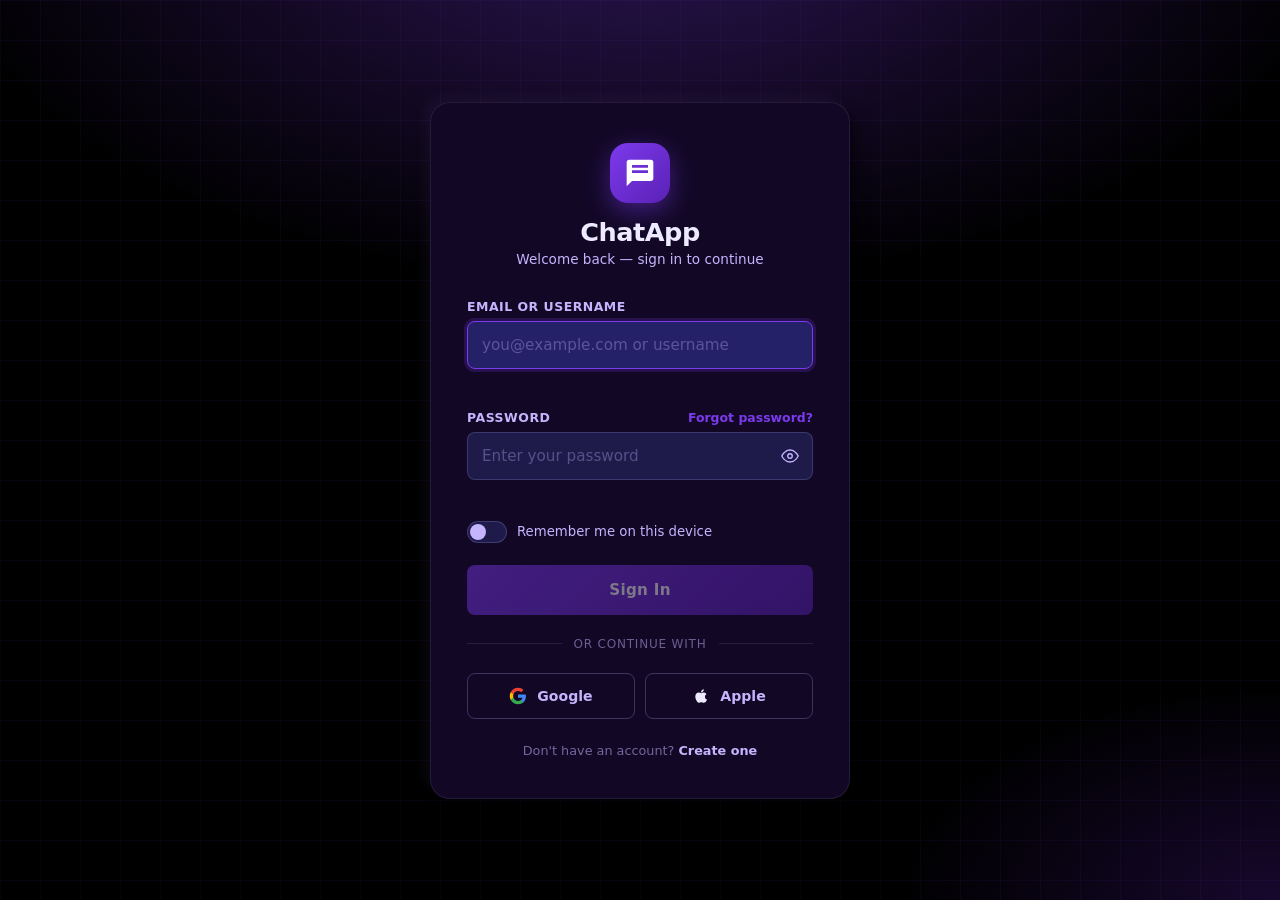
<file: otp.html>
﻿<!DOCTYPE html>
<html lang="en">
<head>
  <meta charset="UTF-8"/>
    <meta name="viewport" content="width=device-width, initial-scale=1.0, viewport-fit=cover"/>
  <meta name="theme-color" content="#000000"/>
  <meta name="format-detection" content="telephone=no"/>
  <meta name="mobile-web-app-capable" content="yes"/>
  <meta name="apple-mobile-web-app-capable" content="yes"/>
  <meta name="apple-mobile-web-app-status-bar-style" content="black-translucent"/>
  <meta name="apple-mobile-web-app-title" content="ChatApp"/>
  <link rel="manifest" href="manifest.webmanifest"/>
  <link rel="icon" type="image/png" sizes="32x32" href="favicon-32.png"/>
  <link rel="apple-touch-icon" sizes="180x180" href="icon-180.png"/>
  <title>Verify Code — ChatApp</title>
  <meta name="description" content="Enter the 6-digit verification code sent to your phone."/>
  <link rel="stylesheet" href="style.css"/>
</head>
<body>
<div class="toast-container" id="toastContainer"></div>

<div class="page-shell">
  <div class="card">

    <!-- Brand -->
    <div class="brand">
      <div class="brand-icon" aria-hidden="true">
        <svg viewBox="0 0 24 24" xmlns="http://www.w3.org/2000/svg">
          <path d="M20 2H4a2 2 0 00-2 2v18l4-4h14a2 2 0 002-2V4a2 2 0 00-2-2zm-2 10H6v-2h12v2zm0-4H6V6h12v2z"/>
        </svg>
      </div>
      <h1>ChatApp</h1>
      <p>Verify your identity</p>
    </div>

    <!-- Step indicator -->
    <div class="step-indicator" aria-label="Step 2 of 2">
      <div class="step-dot done" id="dot1"></div>
      <div class="step-dot active" id="dot2"></div>
    </div>

    <!-- Back -->
    <button class="back-btn" id="backBtn" aria-label="Go back to phone entry">
      <svg viewBox="0 0 20 20" fill="none" stroke="currentColor" stroke-width="1.8" stroke-linecap="round" stroke-linejoin="round">
        <path d="M12 5l-5 5 5 5"/>
      </svg>
      Change number
    </button>

    <div class="section-title">Check your messages</div>
    <p class="section-sub" id="otpSubText">Enter the 6-digit code sent to your phone.</p>

    <!-- OTP Boxes -->
    <div class="otp-row" id="otpRow" aria-label="One-time password input">
      <input class="otp-box" id="otp0" type="text" inputmode="numeric" maxlength="1" autocomplete="one-time-code" aria-label="Digit 1"/>
      <input class="otp-box" id="otp1" type="text" inputmode="numeric" maxlength="1" aria-label="Digit 2"/>
      <input class="otp-box" id="otp2" type="text" inputmode="numeric" maxlength="1" aria-label="Digit 3"/>
      <input class="otp-box" id="otp3" type="text" inputmode="numeric" maxlength="1" aria-label="Digit 4"/>
      <input class="otp-box" id="otp4" type="text" inputmode="numeric" maxlength="1" aria-label="Digit 5"/>
      <input class="otp-box" id="otp5" type="text" inputmode="numeric" maxlength="1" aria-label="Digit 6"/>
    </div>
    <div class="field-msg" id="otpMsg" role="alert" aria-live="assertive"></div>

    <div style="margin-top: 24px;">
      <button class="btn-primary" id="verifyBtn" disabled>
        <span class="btn-text">Verify & Sign In</span>
        <span class="spinner" aria-hidden="true"></span>
      </button>
    </div>

    <!-- Resend -->
    <div class="resend-row" aria-live="polite">
      Didn't receive it?
      <button class="resend-btn" id="resendBtn" disabled>Resend in <span id="timerDisplay">60s</span></button>
    </div>

    <div class="card-footer">
      Having trouble? <a href="index.html">Use a different method</a>
    </div>
  </div>
</div>

<script src="auth.js"></script>
<script>
  // Guard: must have come from step 1
  if (!Session.get('session_id')) window.location.href = 'index.html';
  if (Session.isLoggedIn()) window.location.href = 'chat.html';

  // Show masked phone
  const phone = Session.get('phone') || '';
  if (phone) {
    const masked = phone.slice(0, -4).replace(/\d/g, '•') + phone.slice(-4);
    document.getElementById('otpSubText').textContent = `Enter the 6-digit code sent to ${masked}`;
  }

  // Init OTP controller
  const otp = initOtpInputs('#otpRow');

  // Focus first box
  document.getElementById('otp0').focus();

  const verifyBtn = document.getElementById('verifyBtn');
  const otpMsg = document.getElementById('otpMsg');

  // Enable verify when all 6 filled
  document.getElementById('otpRow').addEventListener('input', () => {
    verifyBtn.disabled = !otp.isComplete();
    setFieldState(null, otpMsg, '', '');
  });

  // -- Verify OTP --------------------------------------------
  async function verify() {
    const code = otp.getValue();
    if (!otp.isComplete()) return;
    setLoading(verifyBtn, true);
    document.querySelectorAll('.otp-box').forEach(b => b.disabled = true);
    try {
      const result = await API.verifyOtp(Session.get('session_id'), code);
      Session.set('access_token', result.access_token);
      Session.set('user', result.user);
      if (Session.get('remember_me')) {
        // In a real app, refresh token would go in HttpOnly cookie via server
        Session.persist();
      }
      showToast('Verified! Welcome to ChatApp \uD83C\uDF89', 'success', 2000);
      setTimeout(() => window.location.href = 'chat.html', 1500);
    } catch (err) {
      showToast(err.message, 'error');
      setFieldState(null, otpMsg, 'error', err.message);
      otp.shake();
      otp.clear();
      setLoading(verifyBtn, false);
      document.querySelectorAll('.otp-box').forEach(b => b.disabled = false);
      document.getElementById('otp0').focus();
    }
  }

  verifyBtn.addEventListener('click', verify);

  // Also verify when last digit entered
  document.getElementById('otpRow').addEventListener('input', () => {
    if (otp.isComplete()) setTimeout(verify, 80);
  });

  // -- Resend Timer ----------------------------------------
  const resendBtn = document.getElementById('resendBtn');
  const timerDisplay = document.getElementById('timerDisplay');
  let countdown = 60;

  const timer = setInterval(() => {
    countdown--;
    timerDisplay.textContent = countdown + 's';
    if (countdown <= 0) {
      clearInterval(timer);
      resendBtn.disabled = false;
      resendBtn.innerHTML = 'Resend code';
    }
  }, 1000);

  resendBtn.addEventListener('click', async () => {
    if (resendBtn.disabled) return;
    resendBtn.disabled = true;
    const phone = Session.get('phone');
    try {
      const result = await API.requestOtp(phone, '');
      Session.set('session_id', result.session_id);
      otp.clear();
      document.getElementById('otp0').focus();
      showToast('A new code has been sent.', 'success');
      countdown = 60;
      timerDisplay.textContent = '60s';
      resendBtn.innerHTML = 'Resend in <span id="timerDisplay">60s</span>';
      // restart timer (simple approach: reload)
    } catch(err) {
      showToast(err.message, 'error');
      resendBtn.disabled = false;
    }
  });

  // -- Back Button -----------------------------------------
  document.getElementById('backBtn').addEventListener('click', () => {
    window.location.href = 'index.html';
  });
</script>
</body>
</html>
</file>
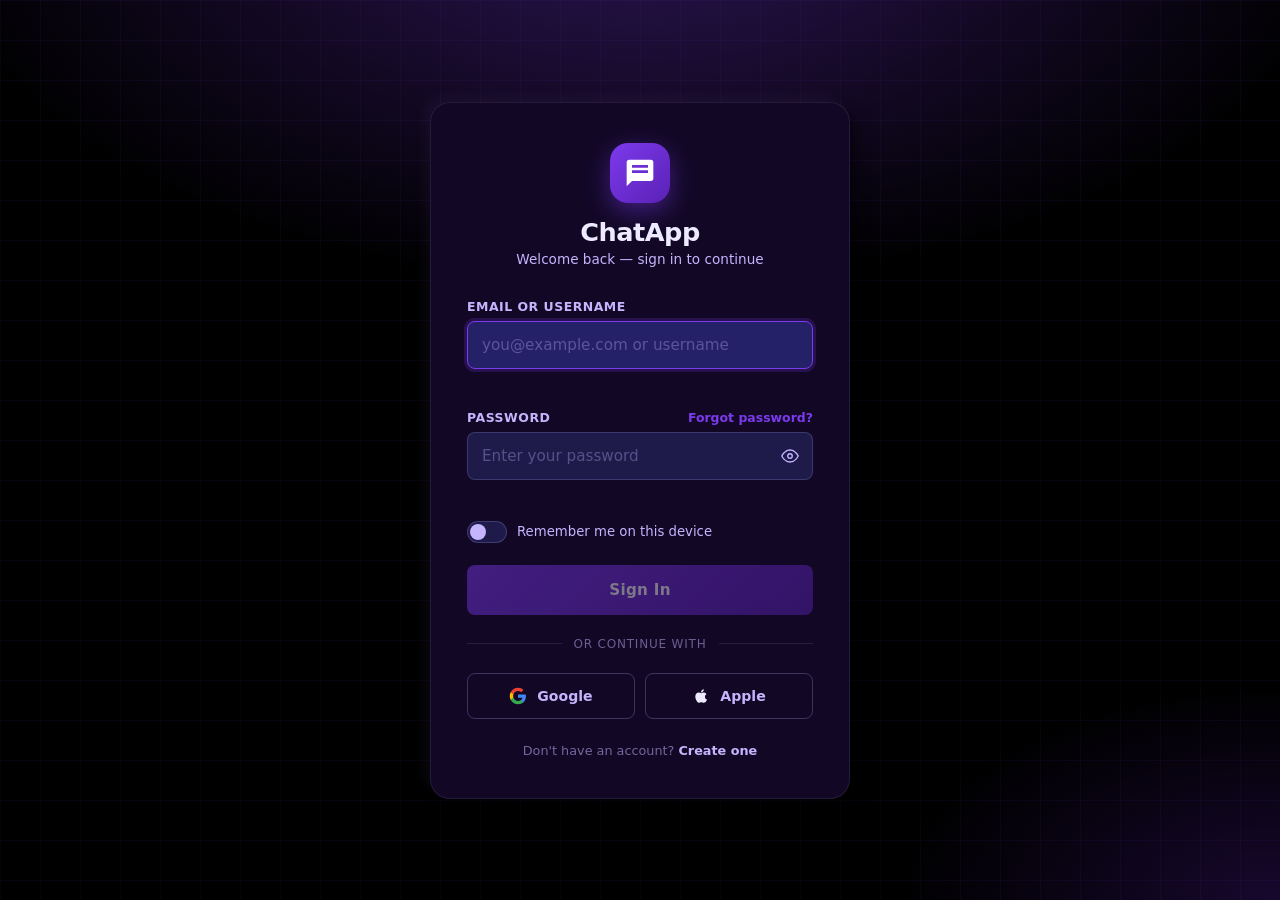
<file: password.html>
﻿<!DOCTYPE html>
<html lang="en">
<head>
  <meta charset="UTF-8"/>
    <meta name="viewport" content="width=device-width, initial-scale=1.0, viewport-fit=cover"/>
  <meta name="theme-color" content="#000000"/>
  <meta name="format-detection" content="telephone=no"/>
  <meta name="mobile-web-app-capable" content="yes"/>
  <meta name="apple-mobile-web-app-capable" content="yes"/>
  <meta name="apple-mobile-web-app-status-bar-style" content="black-translucent"/>
  <meta name="apple-mobile-web-app-title" content="ChatApp"/>
  <link rel="manifest" href="manifest.webmanifest"/>
  <link rel="icon" type="image/png" sizes="32x32" href="favicon-32.png"/>
  <link rel="apple-touch-icon" sizes="180x180" href="icon-180.png"/>
  <title>Enter Password — ChatApp</title>
  <meta name="description" content="Enter your password to sign in to ChatApp."/>
  <link rel="stylesheet" href="style.css"/>
</head>
<body>
<div class="toast-container" id="toastContainer"></div>

<div class="page-shell">
  <div class="card">

    <!-- Brand -->
    <div class="brand">
      <div class="brand-icon" aria-hidden="true">
        <svg viewBox="0 0 24 24" xmlns="http://www.w3.org/2000/svg">
          <path d="M20 2H4a2 2 0 00-2 2v18l4-4h14a2 2 0 002-2V4a2 2 0 00-2-2zm-2 10H6v-2h12v2zm0-4H6V6h12v2z"/>
        </svg>
      </div>
      <h1>ChatApp</h1>
      <p>Welcome back</p>
    </div>

    <!-- Step indicator -->
    <div class="step-indicator" aria-label="Step 2 of 2">
      <div class="step-dot done"></div>
      <div class="step-dot active"></div>
    </div>

    <!-- Back -->
    <button class="back-btn" id="backBtn" aria-label="Go back to identifier entry">
      <svg viewBox="0 0 20 20" fill="none" stroke="currentColor" stroke-width="1.8" stroke-linecap="round" stroke-linejoin="round">
        <path d="M12 5l-5 5 5 5"/>
      </svg>
      Change account
    </button>

    <div class="section-title">Enter your password</div>
    <p class="section-sub" id="identifierDisplay">Signing in as your account.</p>

    <form id="passwordForm" novalidate>
      <div class="form-group">
        <label class="form-label" for="passwordInput">Password</label>
        <div class="password-wrap">
          <input class="input-field" id="passwordInput" type="password"
                 placeholder="Enter your password"
                 autocomplete="current-password"
                 aria-label="Password" aria-describedby="passwordMsg"/>
          <button type="button" class="pwd-toggle" id="pwdToggle" aria-label="Show password">
            <!-- Eye icon (show) -->
            <svg id="eyeIcon" viewBox="0 0 24 24" fill="none" stroke="currentColor" stroke-width="1.8" stroke-linecap="round" stroke-linejoin="round">
              <path d="M1 12s4-8 11-8 11 8 11 8-4 8-11 8-11-8-11-8z"/>
              <circle cx="12" cy="12" r="3"/>
            </svg>
            <!-- Eye-off icon (hide) -->
            <svg id="eyeOffIcon" viewBox="0 0 24 24" fill="none" stroke="currentColor" stroke-width="1.8" stroke-linecap="round" stroke-linejoin="round" style="display:none">
              <path d="M17.94 17.94A10.07 10.07 0 0112 20c-7 0-11-8-11-8a18.45 18.45 0 015.06-5.94M9.9 4.24A9.12 9.12 0 0112 4c7 0 11 8 11 8a18.5 18.5 0 01-2.16 3.19m-6.72-1.07a3 3 0 11-4.24-4.24"/>
              <line x1="1" y1="1" x2="23" y2="23"/>
            </svg>
          </button>
        </div>
        <div class="field-msg" id="passwordMsg" role="alert" aria-live="polite"></div>
      </div>

      <div class="remember-row">
        <label class="toggle-switch" for="rememberPwd">
          <input type="checkbox" id="rememberPwd" aria-label="Remember me"/>
          <span class="toggle-track"></span>
        </label>
        <label class="remember-label" for="rememberPwd">Remember me on this device</label>
      </div>

      <button type="submit" class="btn-primary" id="loginBtn" disabled>
        <span class="btn-text">Sign In</span>
        <span class="spinner" aria-hidden="true"></span>
      </button>
    </form>

    <div class="divider"><span>or</span></div>
    <button class="btn-secondary" id="forgotBtn">Forgot password?</button>

    <div class="card-footer" style="margin-top: 16px;">
      Use a different method? <a href="index.html">Go back</a>
    </div>
  </div>
</div>

<script src="auth.js"></script>
<script>
  // Guard
  if (!Session.get('identifier')) window.location.href = 'index.html';
  if (Session.isLoggedIn()) window.location.href = 'chat.html';

  // Show identifier
  const identifier = Session.get('identifier') || '';
  document.getElementById('identifierDisplay').textContent = `Signing in as ${identifier}`;

  const passwordInput = document.getElementById('passwordInput');
  const loginBtn = document.getElementById('loginBtn');
  const passwordMsg = document.getElementById('passwordMsg');
  const pwdToggle = document.getElementById('pwdToggle');
  const eyeIcon = document.getElementById('eyeIcon');
  const eyeOffIcon = document.getElementById('eyeOffIcon');

  // Auto-focus
  passwordInput.focus();

  // -- Show/hide password toggle -------------------------
  pwdToggle.addEventListener('click', () => {
    const isPassword = passwordInput.type === 'password';
    passwordInput.type = isPassword ? 'text' : 'password';
    eyeIcon.style.display = isPassword ? 'none' : 'block';
    eyeOffIcon.style.display = isPassword ? 'block' : 'none';
    pwdToggle.setAttribute('aria-label', isPassword ? 'Hide password' : 'Show password');
  });

  // -- Real-time validation ------------------------------
  passwordInput.addEventListener('input', () => {
    const valid = Validate.password(passwordInput.value);
    loginBtn.disabled = !valid;
    if (passwordInput.value.length > 0) {
      setFieldState(passwordInput, passwordMsg, valid ? '' : 'error', valid ? '' : 'Password must be at least 6 characters');
    } else {
      setFieldState(passwordInput, passwordMsg, '', '');
    }
  });

  // -- Form Submit ---------------------------------------
  document.getElementById('passwordForm').addEventListener('submit', async (e) => {
    e.preventDefault();
    const password = passwordInput.value;
    if (!Validate.password(password)) { showToast('Please enter your password.', 'error'); return; }
    setLoading(loginBtn, true);
    setFormDisabled(document.getElementById('passwordForm'), true);
    try {
      const result = await API.login(identifier, password);
      Session.set('access_token', result.access_token);
      Session.set('user', result.user);
      if (document.getElementById('rememberPwd').checked) {
        Session.persist();
      }
      showToast('Welcome back! \uD83C\uDF89', 'success', 1800);
      setTimeout(() => window.location.href = 'chat.html', 1500);
    } catch (err) {
      showToast(err.message, 'error');
      setFieldState(passwordInput, passwordMsg, 'error', err.message);
      setLoading(loginBtn, false);
      setFormDisabled(document.getElementById('passwordForm'), false);
      passwordInput.focus();
      passwordInput.select();
    }
  });

  // -- Forgot password -----------------------------------
  document.getElementById('forgotBtn').addEventListener('click', () => {
    showToast('Password reset link sent to your email.', 'info', 3000);
  });

  // -- Back ----------------------------------------------
  document.getElementById('backBtn').addEventListener('click', () => {
    window.location.href = 'index.html';
  });
</script>
</body>
</html>
</file>
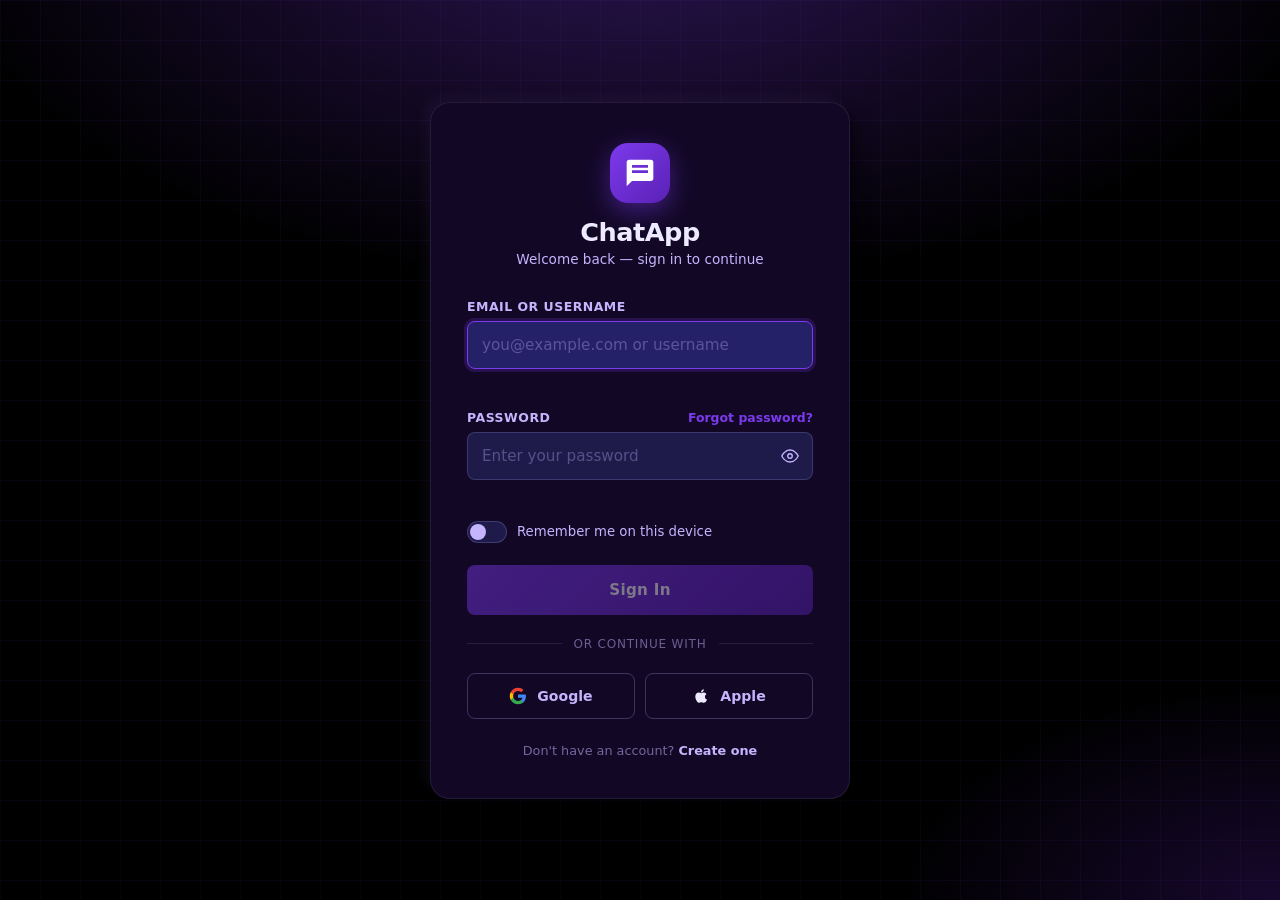
<file: profile.html>
﻿<!DOCTYPE html>
<html lang="en">
<head>
  <meta charset="UTF-8"/>
  <meta name="viewport" content="width=device-width, initial-scale=1.0, viewport-fit=cover"/>
  <meta name="theme-color" content="#000000"/>
  <meta name="format-detection" content="telephone=no"/>
  <meta name="mobile-web-app-capable" content="yes"/>
  <meta name="apple-mobile-web-app-capable" content="yes"/>
  <meta name="apple-mobile-web-app-status-bar-style" content="black-translucent"/>
  <meta name="apple-mobile-web-app-title" content="Gibee"/>
  <link rel="manifest" href="manifest.webmanifest"/>
  <link rel="icon" type="image/png" sizes="32x32" href="favicon-32.png"/>
  <link rel="apple-touch-icon" sizes="180x180" href="icon-180.png"/>
  <title>Profile — Gibee</title>
  <meta name="description" content="View a contact's profile and their shared chat media on Gibee."/>
  <link rel="stylesheet" href="style.css"/>
  <style>
    :root {
      --motion-smooth: 200ms cubic-bezier(.25,.1,.25,1);
      --motion-spring: 420ms cubic-bezier(.2,.8,.2,1);
      --motion-bounce: 360ms cubic-bezier(.22,1.45,.36,1);
      /* measured at runtime so popovers clear notches/safe areas */
      --topbar-h: 64px;
    }

    body { background: var(--bg-black); overflow: hidden; }

    @keyframes pageFade { from { opacity: 0; transform: translateY(8px); } to { opacity: 1; transform: translateY(0); } }
    @keyframes popIn { from { opacity: 0; transform: scale(.94); } to { opacity: 1; transform: scale(1); } }

    /* ── Layout: profile info left, shared media primarily on the right ── */
    .profile-shell {
      flex: 1;
      min-height: 0;
      display: grid;
      grid-template-columns: 340px minmax(0, 1fr);
      overflow: hidden;
      animation: pageFade var(--motion-spring) both;
    }

    .profile-info {
      background: var(--bg-card);
      border-right: 1px solid rgba(196,181,253,.1);
      overflow-y: auto;
      padding: 26px 22px;
      display: flex;
      flex-direction: column;
      gap: 18px;
      box-shadow: var(--neu-shadow);
    }
    .profile-info::-webkit-scrollbar,
    .profile-media::-webkit-scrollbar { width: 5px; }
    .profile-info::-webkit-scrollbar-thumb,
    .profile-media::-webkit-scrollbar-thumb { background: rgba(196,181,253,.15); border-radius: 3px; }

    .profile-hero {
      display: flex;
      flex-direction: column;
      align-items: center;
      text-align: center;
      gap: 12px;
      padding-bottom: 20px;
      border-bottom: 1px solid rgba(196,181,253,.08);
    }
    .profile-avatar {
      width: 96px;
      height: 96px;
      border-radius: 50%;
      display: flex;
      align-items: center;
      justify-content: center;
      font-size: 2rem;
      font-weight: 800;
      position: relative;
      box-shadow: 0 12px 32px rgba(0,0,0,.45);
    }
    .profile-avatar.online::after {
      content: '';
      position: absolute;
      bottom: 6px; right: 6px;
      width: 16px; height: 16px;
      border-radius: 50%;
      background: var(--success-green);
      border: 3px solid var(--bg-card);
      animation: popIn var(--motion-bounce) both;
    }
    .profile-name { font-size: 1.25rem; font-weight: 800; color: var(--soft-light); }
    .profile-handle { font-size: .82rem; color: var(--light-purple); }
    .profile-status {
      display: inline-flex;
      align-items: center;
      gap: 6px;
      font-size: .76rem;
      font-weight: 700;
      padding: 4px 12px;
      border-radius: 999px;
      background: rgba(52,211,153,.12);
      color: var(--success-green);
      border: 1px solid rgba(52,211,153,.28);
    }
    .profile-status.offline {
      background: rgba(196,181,253,.08);
      color: rgba(196,181,253,.6);
      border-color: rgba(196,181,253,.16);
    }

    .back-link {
      display: inline-flex;
      align-items: center;
      gap: 6px;
      align-self: flex-start;
      background: none;
      border: none;
      color: var(--light-purple);
      font: inherit;
      font-size: .82rem;
      font-weight: 700;
      cursor: pointer;
      padding: 0;
    }
    .back-link:hover { color: var(--soft-light); }
    .back-link svg { width: 16px; height: 16px; }

    .profile-actions {
      display: grid;
      grid-template-columns: repeat(4, 1fr);
      gap: 8px;
    }
    .action-btn {
      display: flex;
      flex-direction: column;
      align-items: center;
      gap: 6px;
      padding: 12px 4px;
      border-radius: 16px;
      border: none;
      background: var(--bg-surface);
      color: var(--light-purple);
      font: inherit;
      font-size: .68rem;
      font-weight: 700;
      cursor: pointer;
      box-shadow: var(--neu-tile);
      transition: background var(--motion-smooth), color var(--motion-smooth), transform var(--motion-smooth), box-shadow var(--motion-smooth);
    }
    .action-btn svg { width: 18px; height: 18px; }
    .action-btn:hover { background: var(--primary-purple); color: #fff; transform: translateY(-2px); box-shadow: 0 8px 20px rgba(124,58,237,.4); }
    .action-btn:active { transform: scale(.96); box-shadow: var(--neu-inset); }

    .info-card {
      background: var(--bg-surface);
      border: none;
      border-radius: 16px;
      padding: 14px 16px;
      box-shadow: var(--neu-tile);
    }
    .info-card h3 {
      font-size: .72rem;
      letter-spacing: .08em;
      text-transform: uppercase;
      color: var(--light-purple);
      margin-bottom: 8px;
    }
    .info-row {
      display: flex;
      justify-content: space-between;
      gap: 12px;
      font-size: .82rem;
      color: rgba(196,181,253,.62);
      padding: 7px 0;
      border-bottom: 1px solid rgba(196,181,253,.06);
    }
    .info-row:last-child { border-bottom: none; }
    .info-row strong { color: var(--soft-light); font-weight: 700; text-align: right; }
    .profile-bio { font-size: .85rem; line-height: 1.55; color: rgba(196,181,253,.7); }

    /* ── Shared media (right / main) ── */
    .profile-media {
      overflow-y: auto;
      padding: 24px 28px 40px;
      display: flex;
      flex-direction: column;
      gap: 16px;
      min-width: 0;
    }
    .media-head {
      display: flex;
      align-items: center;
      justify-content: space-between;
      gap: 14px;
      flex-wrap: wrap;
    }
    .media-title { font-size: 1.15rem; font-weight: 800; color: var(--soft-light); }
    .media-sub { font-size: .78rem; color: rgba(196,181,253,.5); margin-top: 3px; }

    .media-tabs {
      display: flex;
      gap: 6px;
      overflow-x: auto;
      padding-bottom: 2px;
    }
    .media-tabs::-webkit-scrollbar { height: 0; }
    .m-tab {
      flex: 0 0 auto;
      padding: 7px 16px;
      border-radius: 20px;
      border: none;
      background: var(--bg-surface);
      color: rgba(196,181,253,.65);
      font: inherit;
      font-size: .78rem;
      font-weight: 700;
      cursor: pointer;
      box-shadow: var(--neu-tile);
      transition: all var(--motion-smooth);
    }
    .m-tab.active { background: var(--primary-purple); color: #fff; box-shadow: 0 6px 16px rgba(124,58,237,.4); }
    .m-tab:hover:not(.active) { color: var(--soft-light); }

    .media-panel { display: none; }
    .media-panel.active { display: block; animation: pageFade var(--motion-smooth) both; }

    .media-grid {
      display: grid;
      grid-template-columns: repeat(auto-fill, minmax(128px, 1fr));
      gap: 10px;
    }
    .media-tile {
      position: relative;
      aspect-ratio: 1;
      border-radius: 16px;
      border: 1px solid rgba(196,181,253,.1);
      cursor: pointer;
      overflow: hidden;
      display: flex;
      align-items: flex-end;
      padding: 8px;
      box-shadow: var(--neu-tile);
      transition: transform var(--motion-smooth), box-shadow var(--motion-smooth);
    }
    .media-tile:hover { transform: translateY(-3px) scale(1.02); box-shadow: var(--neu-shadow); }
    .media-tile .tile-tag {
      font-size: .66rem;
      font-weight: 700;
      color: #fff;
      background: rgba(0,0,0,.42);
      border-radius: 6px;
      padding: 3px 7px;
      backdrop-filter: blur(4px);
    }
    .media-tile .tile-play {
      position: absolute;
      inset: 0;
      display: flex;
      align-items: center;
      justify-content: center;
      color: #fff;
      opacity: .92;
    }
    .media-tile .tile-play svg { width: 30px; height: 30px; filter: drop-shadow(0 2px 6px rgba(0,0,0,.5)); }

    .media-list { display: flex; flex-direction: column; gap: 8px; }
    .media-item {
      display: flex;
      align-items: center;
      gap: 14px;
      padding: 12px 14px;
      border-radius: 16px;
      border: none;
      background: var(--bg-surface);
      cursor: pointer;
      box-shadow: var(--neu-tile);
      transition: background var(--motion-smooth), transform var(--motion-smooth), box-shadow var(--motion-smooth);
    }
    .media-item:hover { background: var(--overlay); transform: translateX(4px); box-shadow: var(--neu-shadow); }
    .media-item .mi-icon {
      width: 42px; height: 42px;
      border-radius: 10px;
      flex-shrink: 0;
      display: flex; align-items: center; justify-content: center;
      background: rgba(124,58,237,.18);
      color: var(--light-purple);
    }
    .media-item .mi-icon svg { width: 20px; height: 20px; }
    .media-item .mi-body { flex: 1; min-width: 0; }
    .media-item .mi-name { font-size: .85rem; font-weight: 600; color: var(--soft-light); white-space: nowrap; overflow: hidden; text-overflow: ellipsis; }
    .media-item .mi-meta { font-size: .72rem; color: rgba(196,181,253,.5); margin-top: 2px; }

    .empty-state {
      padding: 48px 20px;
      text-align: center;
      color: rgba(196,181,253,.4);
      font-size: .85rem;
      border: 1px dashed rgba(196,181,253,.14);
      border-radius: 14px;
    }

    /* Mobile tab switcher (Profile / Media) */
    .mobile-switch {
      display: none;
      gap: 6px;
      padding: 10px 14px;
      background: var(--bg-black);
      border-bottom: 1px solid rgba(196,181,253,.08);
      flex-shrink: 0;
    }
    .mobile-switch button {
      flex: 1;
      padding: 9px;
      border-radius: 999px;
      border: none;
      background: var(--bg-surface);
      color: rgba(196,181,253,.7);
      font: inherit;
      font-size: .82rem;
      font-weight: 700;
      cursor: pointer;
    }
    .mobile-switch button.active { background: var(--primary-purple); border-color: var(--primary-purple); color: #fff; }

    /* Contact options drop-down, anchored under the three-dot button */
    .settings-panel {
      position: fixed;
      top: 86px; right: 20px;
      width: 260px;
      z-index: 80;
      display: none;
      background: var(--bg-surface);
      border: 1px solid rgba(196,181,253,.16);
      border-radius: 18px;
      box-shadow: var(--neu-shadow);
      padding: 6px;
      animation: pageFade var(--motion-smooth) both;
    }
    .settings-panel.open { display: block; }
    .menu-item {
      display: flex; align-items: center; gap: 13px;
      width: 100%; padding: 10px 11px;
      border: 0; border-radius: 12px;
      background: transparent; color: var(--light-purple);
      font: inherit; font-size: .82rem; font-weight: 600;
      text-align: left; cursor: pointer;
      transition: background var(--motion-smooth);
    }
    .menu-item svg { flex: 0 0 auto; opacity: .85; }
    .menu-item:hover, .menu-item:active { background: var(--overlay); }
    .menu-item.danger { color: var(--error-red); }
    .menu-sep { height: 1px; margin: 5px 11px; background: rgba(196,181,253,.14); }
    .settings-title { color: var(--soft-light); font-size: .86rem; font-weight: 800; margin-bottom: 12px; }
    .settings-row {
      display: flex; align-items: center; justify-content: space-between;
      gap: 14px; color: var(--light-purple); font-size: .82rem;
    }
    .theme-switch { position: relative; width: 48px; height: 26px; flex: 0 0 auto; }
    .theme-switch input { opacity: 0; width: 0; height: 0; }
    .theme-switch span {
      position: absolute; inset: 0; cursor: pointer; border-radius: 999px;
      background: var(--overlay); border: 1px solid rgba(196,181,253,.2);
      transition: background var(--motion-smooth), border-color var(--motion-smooth);
    }
    .theme-switch span::before {
      content: ''; position: absolute; width: 18px; height: 18px; left: 3px; top: 3px;
      border-radius: 50%; background: var(--light-purple);
      transition: transform var(--motion-spring), background var(--motion-smooth);
    }
    .theme-switch input:checked + span { background: var(--primary-purple); border-color: var(--primary-purple); }
    .theme-switch input:checked + span::before { transform: translateX(22px); background: #fff; }

    /* Light theme */
    [data-theme="light"] .profile-info,
    [data-theme="light"] .settings-panel { background: var(--bg-surface); border-color: rgba(91,33,182,.14); }
    [data-theme="light"] .menu-sep { background: rgba(91,33,182,.12); }
    [data-theme="light"] .info-card,
    [data-theme="light"] .media-item { background: var(--bg-surface); border-color: rgba(91,33,182,.14); }
    [data-theme="light"] .m-tab,
    [data-theme="light"] .action-btn { background: var(--bg-surface); border-color: rgba(91,33,182,.14); color: var(--light-purple); }
    [data-theme="light"] .m-tab.active,
    [data-theme="light"] .action-btn:hover { background: var(--primary-purple); color: #fff; }

    /* Lightbox */
    .lightbox {
      position: fixed;
      inset: 0;
      z-index: 200;
      display: none;
      align-items: center;
      justify-content: center;
      padding: 24px;
      background: rgba(0,0,0,.85);
      backdrop-filter: blur(6px);
    }
    .lightbox.open { display: flex; animation: pageFade var(--motion-smooth) both; }
    .lightbox-inner {
      width: min(560px, 100%);
      aspect-ratio: 4 / 3;
      border-radius: 18px;
      display: flex;
      align-items: center;
      justify-content: center;
      color: #fff;
      font-weight: 700;
      font-size: 1.05rem;
      box-shadow: 0 24px 60px rgba(0,0,0,.6);
      position: relative;
    }
    .lightbox-close {
      position: absolute;
      top: -46px; right: 0;
      background: none;
      border: none;
      color: #fff;
      font-size: 1.8rem;
      cursor: pointer;
      line-height: 1;
    }

    /* ── Responsive ───────────────────────────────────────── */
    @media (max-width: 1024px) {
      .profile-shell { grid-template-columns: 300px minmax(0, 1fr); }
      .profile-media { padding: 20px 20px 36px; }
    }

    @media (max-width: 768px) {
      .app-topbar { display: flex; }
      .bottom-nav { display: flex; }
      .back-link { display: none; }
      .profile-shell { grid-template-columns: 1fr; }
      .profile-info { border-right: none; padding: 20px 16px 28px; }
      .profile-media { padding: 18px 14px 36px; }
      .mobile-switch { display: flex; }
      .profile-info[data-panel-hidden],
      .profile-media[data-panel-hidden] { display: none; }
      .media-grid { grid-template-columns: repeat(auto-fill, minmax(104px, 1fr)); gap: 8px; }
      /* Drops from the top bar, tucked under the three-dot button */
      .settings-panel {
        left: auto; right: 12px; width: auto; min-width: 236px; max-width: calc(100% - 24px);
        top: calc(var(--topbar-h) + 6px);
        bottom: auto;
        border-radius: 20px;
        animation: settingsDrop 180ms cubic-bezier(.25,.1,.25,1) both;
      }
      @keyframes settingsDrop {
        from { opacity: 0; transform: translateY(-12px); }
        to { opacity: 1; transform: none; }
      }
    }

    @media (max-width: 380px) {
      .media-grid { grid-template-columns: repeat(3, 1fr); }
      .profile-actions { grid-template-columns: repeat(4, 1fr); }
      .action-btn { font-size: .62rem; padding: 10px 2px; }
    }

    @media (prefers-reduced-motion: reduce) {
      *, *::before, *::after {
        animation-duration: 1ms !important;
        animation-iteration-count: 1 !important;
        transition-duration: 1ms !important;
      }
    }
  </style>
</head>
<body>
<div class="toast-container" id="toastContainer"></div>

<div class="app-frame">

  <!-- Mobile top bar -->
  <div class="app-topbar">
    <button class="icon-btn" id="backBtn" aria-label="Back to chats">
      <svg viewBox="0 0 20 20" width="18" height="18" fill="none" stroke="currentColor" stroke-width="1.8" stroke-linecap="round" stroke-linejoin="round"><path d="M12 5l-5 5 5 5"/></svg>
    </button>
    <div class="app-topbar-title" id="topbarTitle">Profile<span class="app-topbar-sub" id="topbarSub">Contact info</span></div>
    <button class="icon-btn" id="topbarSettingsBtn" aria-label="More options" aria-expanded="false" aria-haspopup="true" aria-controls="profileMenu">
      <svg viewBox="0 0 20 20" width="18" height="18" fill="currentColor"><path fill-rule="evenodd" d="M10 4a2 2 0 112 0 2 2 0 01-2 2zm0 6a2 2 0 112 0 2 2 0 01-2 2zm0 6a2 2 0 112 0 2 2 0 01-2 2z" clip-rule="evenodd"/></svg>
    </button>
  </div>

  <!-- Mobile Profile / Media switcher -->
  <div class="mobile-switch" id="mobileSwitch">
    <button type="button" data-panel="info" class="active">Profile</button>
    <button type="button" data-panel="media">Shared media</button>
  </div>

  <div class="profile-shell" id="profileShell">

    <!-- Left: contact profile -->
    <aside class="profile-info" id="profileInfo" aria-label="Contact profile"></aside>

    <!-- Right (primary): shared chat media -->
    <section class="profile-media" id="profileMedia" aria-label="Shared media"></section>
  </div>

  <!-- Mobile bottom tab bar -->
  <nav class="bottom-nav" id="bottomNav" aria-label="Primary">
    <button class="nav-item" data-nav="chats" aria-label="Chats">
      <svg viewBox="0 0 24 24"><path d="M21 11.5a8.38 8.38 0 01-.9 3.8 8.5 8.5 0 01-7.6 4.7 8.38 8.38 0 01-3.8-.9L3 21l1.9-5.7a8.38 8.38 0 01-.9-3.8 8.5 8.5 0 014.7-7.6 8.38 8.38 0 013.8-.9h.5a8.48 8.48 0 018 8v.5z"/></svg>
      <span>Chats</span>
    </button>
    <button class="nav-item" data-nav="status" aria-label="Status">
      <svg viewBox="0 0 24 24"><circle cx="12" cy="12" r="9"/><path d="M8.5 12.5l2.5 2.5 4.5-5"/></svg>
      <span>Status</span>
    </button>
    <button class="nav-item" data-nav="calls" aria-label="Calls">
      <svg viewBox="0 0 24 24"><path d="M6.6 10.8a15.1 15.1 0 006.6 6.6l2.2-2.2a1 1 0 011-.25 11.4 11.4 0 003.6.58 1 1 0 011 1V20a1 1 0 01-1 1A17 17 0 013 4a1 1 0 011-1h3.5a1 1 0 011 1 11.4 11.4 0 00.58 3.6 1 1 0 01-.25 1z"/></svg>
      <span>Calls</span>
    </button>
  </nav>
</div>

<!-- Contact options drop-down (opened from the three-dot top-bar button) -->
<section class="settings-panel" id="profileMenu" aria-label="Contact options">
  <button type="button" class="menu-item" data-profile-action="share">
    <svg viewBox="0 0 20 20" width="18" height="18" fill="currentColor" aria-hidden="true"><path d="M12.9 1.9a1 1 0 011.4 0l3.8 3.8a1 1 0 010 1.4l-1.6 1.6-5.2-5.2 1.6-1.6zM10.6 5.2l4.2 4.2-7.3 7.3H3.3v-4.3l7.3-7.2z"/></svg>
    <span>Share</span>
  </button>
  <button type="button" class="menu-item" data-profile-action="edit">
    <svg viewBox="0 0 20 20" width="18" height="18" fill="currentColor" aria-hidden="true"><path d="M13.1 1.9a1.9 1.9 0 012.7 2.7l-.9.9-2.7-2.7.9-.9zM11.4 3.6l2.7 2.7-8 8-3.3.6.6-3.3 8-8z"/></svg>
    <span>Edit</span>
  </button>
  <button type="button" class="menu-item" data-profile-action="mute" id="profileMuteRow">
    <svg viewBox="0 0 20 20" width="18" height="18" fill="currentColor" aria-hidden="true"><path d="M10 1.9a5.4 5.4 0 015.4 5.4v2.9l1.3 2.1H8.4l1.2-2.1V7.3A5.4 5.4 0 0110 1.9z"/><path d="M8.3 14.1a1.7 1.7 0 003.4 0z"/><rect x="3.3" y="8.9" width="13.4" height="2.1" rx="1.05" transform="rotate(-45 10 9.95)"/></svg>
    <span id="profileMuteLabel">Mute notifications</span>
  </button>
  <button type="button" class="menu-item" data-profile-action="clear">
    <svg viewBox="0 0 20 20" width="18" height="18" fill="currentColor" aria-hidden="true"><path d="M6.9 1.8h6.2v1.5h3.3v1.9H3.6V3.3h3.3V1.8zM5.3 6.9h9.4l-.7 10.1a1.6 1.6 0 01-1.6 1.5H7.6A1.6 1.6 0 016 17l-.7-10.1z"/></svg>
    <span>Clear chat</span>
  </button>
  <button type="button" class="menu-item" data-profile-action="export">
    <svg viewBox="0 0 20 20" width="18" height="18" fill="currentColor" aria-hidden="true"><path d="M9 1.8h2v6.7l2.6-2.6 1.4 1.4-5 5-5-5 1.4-1.4 2.6 2.6V1.8z"/><path d="M3 13.6h2v2.1h10v-2.1h2v3.5a1.7 1.7 0 01-1.7 1.7H4.7A1.7 1.7 0 013 17.1v-3.5z"/></svg>
    <span>Export chat</span>
  </button>
  <div class="menu-sep"></div>
  <button type="button" class="menu-item" data-profile-action="block">
    <svg viewBox="0 0 20 20" width="18" height="18" fill="currentColor" aria-hidden="true"><circle cx="10" cy="10" r="7.4"/><rect x="3.4" y="8.9" width="13.2" height="2.2" rx="1.1" transform="rotate(-45 10 10)"/></svg>
    <span>Block</span>
  </button>
  <button type="button" class="menu-item danger" data-profile-action="delete">
    <svg viewBox="0 0 20 20" width="18" height="18" fill="currentColor" aria-hidden="true"><path d="M6.9 1.8h6.2v1.5h3.3v1.9H3.6V3.3h3.3V1.8zM5.3 6.9h9.4l-.7 10.1a1.6 1.6 0 01-1.6 1.5H7.6A1.6 1.6 0 016 17l-.7-10.1z"/></svg>
    <span>Delete chat</span>
  </button>
</section>

<!-- Lightbox -->
<div class="lightbox" id="lightbox" role="dialog" aria-modal="true" aria-label="Media preview">
  <div class="lightbox-inner" id="lightboxInner">
    <button class="lightbox-close" id="lightboxClose" aria-label="Close preview">&times;</button>
  </div>
</div>

<script src="auth.js"></script>
<script>
  if (!Session.isLoggedIn()) window.location.href = 'index.html';

  function escapeHtml(value) {
    return String(value).replace(/[&<>"']/g, ch => ({ '&': '&amp;', '<': '&lt;', '>': '&gt;', '"': '&quot;', "'": '&#39;' }[ch]));
  }

  // Settings hangs off the top bar, which grows with the safe-area inset, so
  // measure it rather than hard-coding a height. Declared up here because the
  // contact render below calls it.
  const topbarEl = document.querySelector('.app-topbar');
  function syncTopbarHeight() {
    const h = topbarEl ? Math.round(topbarEl.getBoundingClientRect().height) : 64;
    if (h > 0) document.documentElement.style.setProperty('--topbar-h', h + 'px');
  }
  window.addEventListener('resize', syncTopbarHeight);
  if (window.ResizeObserver && topbarEl) new ResizeObserver(syncTopbarHeight).observe(topbarEl);

  // ── Conversation / contact directory (mirrors chat.html) ──
  const CONVS = [
    { id: 1, name: 'Alex Rivera', initials: 'AR', color: '#7C3AED', online: true,  members: 2, username: '@alexrivera',  phone: '+1 415 555 0132', joined: 'Jan 2023', bio: 'Product designer. Coffee first, pixels second. Always up for a good conversation.' },
    { id: 2, name: 'Jordan Lee',  initials: 'JL', color: '#2563EB', online: true,  members: 2, username: '@jordanlee',   phone: '+1 415 555 0177', joined: 'Mar 2023', bio: 'Frontend engineer working on design systems and accessibility.' },
    { id: 3, name: 'Team Alpha',  initials: 'TA', color: '#059669', online: false, members: 8, username: '@team-alpha',  phone: '—',                joined: 'Nov 2022', bio: 'Group chat for the Alpha squad. 8 members. Ship fast, communicate faster.' },
    { id: 4, name: 'Maria Santos', initials: 'MS', color: '#DB2777', online: false, members: 2, username: '@mariasantos', phone: '+351 91 555 0098', joined: 'Feb 2023', bio: 'Photographer & traveller. Sharing the world one frame at a time.' },
    { id: 5, name: 'Dev Chat',    initials: 'DC', color: '#D97706', online: false, members: 5, username: '@dev-chat',    phone: '—',                joined: 'Sep 2022', bio: 'Developers lounge. PRs, hotfixes and the occasional meme.' },
    { id: 6, name: 'Chris Park',  initials: 'CP', color: '#7C3AED', online: false, members: 2, username: '@chrispark',   phone: '+82 10 5555 0143', joined: 'Jun 2023', bio: 'Backend dev. Thanks for the help earlier!' },
    { id: 7, name: 'Priya Nair',  initials: 'PN', color: '#0EA5E9', online: true,  members: 2, username: '@priyanair',   phone: '+1 646 555 0118', joined: 'Oct 2023', bio: 'Trail runner and film photographer. Always sending too many photos.' }
  ];

  const GRADIENTS = [
    'linear-gradient(135deg,#7C3AED,#2563EB)',
    'linear-gradient(135deg,#DB2777,#7C3AED)',
    'linear-gradient(135deg,#059669,#34D399)',
    'linear-gradient(135deg,#D97706,#FBBF24)',
    'linear-gradient(135deg,#2563EB,#22D3EE)',
    'linear-gradient(135deg,#7C3AED,#EC4899)',
    'linear-gradient(135deg,#4F46E5,#7C3AED)',
    'linear-gradient(135deg,#0891B2,#34D399)',
    'linear-gradient(135deg,#9333EA,#F43F5E)',
    'linear-gradient(135deg,#6D28D9,#4338CA)',
    'linear-gradient(135deg,#0EA5E9,#6366F1)',
    'linear-gradient(135deg,#F59E0B,#EF4444)'
  ];

  function buildMedia(id) {
    const seed = Number(id) || 1;
    const photos = Array.from({ length: 9 }, (_, i) => ({
      grad: GRADIENTS[(seed + i) % GRADIENTS.length],
      label: `IMG_${String(1200 + seed * 7 + i)}.jpg`
    }));
    const videos = Array.from({ length: 4 }, (_, i) => ({
      grad: GRADIENTS[(seed + i + 4) % GRADIENTS.length],
      label: `Clip_${i + 1}.mp4`,
      duration: `0:${String(20 + i * 13).padStart(2, '0')}`
    }));
    const files = [
      { name: 'Project_Brief.pdf', size: '2.4 MB', meta: 'PDF document' },
      { name: 'Budget_2026.xlsx',  size: '486 KB', meta: 'Spreadsheet' },
      { name: 'Wireframes.zip',    size: '12.1 MB', meta: 'Archive' },
      { name: 'Notes.txt',         size: '4 KB',   meta: 'Text file' }
    ];
    const links = [
      { name: 'figma.com/file/design-system', meta: 'figma.com' },
      { name: 'developer.mozilla.org/Web_API', meta: 'mozilla.org' },
      { name: 'github.com/org/repo/pull/482', meta: 'github.com' }
    ];
    const audio = [
      { name: 'Voice note',     meta: '0:24', grad: GRADIENTS[seed % GRADIENTS.length] },
      { name: 'Standup recap',  meta: '1:38', grad: GRADIENTS[(seed + 3) % GRADIENTS.length] },
      { name: 'Song share',     meta: '3:12', grad: GRADIENTS[(seed + 6) % GRADIENTS.length] }
    ];
    return { photos, videos, files, links, audio };
  }

  const params = new URLSearchParams(window.location.search);
  const id = Number(params.get('id')) || 1;
  const startTab = params.get('tab');
  const conv = CONVS.find(c => c.id === id) || CONVS[0];
  const media = buildMedia(conv.id);

  document.title = `${conv.name} — Profile — Gibee`;
  document.getElementById('topbarTitle').innerHTML =
    `${escapeHtml(conv.name)}<span class="app-topbar-sub">${conv.online ? 'Online' : 'Offline'}</span>`;
  syncTopbarHeight();

  // ── Render profile info (left) ────────────────────────────
  const profileInfo = document.getElementById('profileInfo');
  profileInfo.innerHTML = `
    <button class="back-link" type="button" data-action="back" aria-label="Back to chat">
      <svg viewBox="0 0 20 20" fill="none" stroke="currentColor" stroke-width="1.8" stroke-linecap="round" stroke-linejoin="round"><path d="M12 5l-5 5 5 5"/></svg>
      Back to chat
    </button>
    <div class="profile-hero">
      <div class="profile-avatar${conv.online ? ' online' : ''}" style="background:${conv.color}22;color:${conv.color};border:2px solid ${conv.color}66">
        ${escapeHtml(conv.initials)}
      </div>
      <div>
        <div class="profile-name">${escapeHtml(conv.name)}</div>
        <div class="profile-handle">${escapeHtml(conv.username)}</div>
      </div>
      <span class="profile-status${conv.online ? '' : ' offline'}">
        ${conv.online ? 'Online now' : 'Last seen recently'}
      </span>
    </div>

    <div class="profile-actions">
      <button class="action-btn" data-action="message">
        <svg viewBox="0 0 24 24" fill="none" stroke="currentColor" stroke-width="1.8" stroke-linecap="round" stroke-linejoin="round"><path d="M21 11.5a8.38 8.38 0 01-.9 3.8 8.5 8.5 0 01-7.6 4.7 8.38 8.38 0 01-3.8-.9L3 21l1.9-5.7a8.38 8.38 0 01-.9-3.8 8.5 8.5 0 014.7-7.6 8.38 8.38 0 013.8-.9h.5a8.48 8.48 0 018 8v.5z"/></svg>
        Message
      </button>
      <button class="action-btn" data-action="call">
        <svg viewBox="0 0 24 24" fill="none" stroke="currentColor" stroke-width="1.8" stroke-linecap="round" stroke-linejoin="round"><path d="M22 16.92v3a2 2 0 01-2.18 2 19.79 19.79 0 01-8.63-3.07 19.5 19.5 0 01-6-6 19.79 19.79 0 01-3.07-8.67A2 2 0 014.11 2h3a2 2 0 012 1.72c.13.96.36 1.9.7 2.81a2 2 0 01-.45 2.11L8.09 9.91a16 16 0 006 6l1.27-1.27a2 2 0 012.11-.45c.91.34 1.85.57 2.81.7A2 2 0 0122 16.92z"/></svg>
        Call
      </button>
      <button class="action-btn" data-action="video">
        <svg viewBox="0 0 24 24" fill="none" stroke="currentColor" stroke-width="1.8" stroke-linecap="round" stroke-linejoin="round"><path d="M23 7l-7 5 7 5V7z"/><rect x="1" y="5" width="15" height="14" rx="2"/></svg>
        Video
      </button>
      <button class="action-btn" data-action="mute">
        <svg viewBox="0 0 24 24" fill="none" stroke="currentColor" stroke-width="1.8" stroke-linecap="round" stroke-linejoin="round"><path d="M18 8a6 6 0 00-9.33-5M6 8a6 6 0 009.33 5"/><path d="M12 18v4M8 22h8"/></svg>
        Mute
      </button>
    </div>

    <div class="info-card">
      <h3>About</h3>
      <p class="profile-bio">${escapeHtml(conv.bio)}</p>
    </div>

    <div class="info-card">
      <h3>Details</h3>
      <div class="info-row"><span>Username</span><strong>${escapeHtml(conv.username)}</strong></div>
      <div class="info-row"><span>Phone</span><strong>${escapeHtml(conv.phone)}</strong></div>
      <div class="info-row"><span>Members</span><strong>${conv.members}</strong></div>
      <div class="info-row"><span>Joined</span><strong>${escapeHtml(conv.joined)}</strong></div>
      <div class="info-row"><span>Encryption</span><strong>E2EE ready</strong></div>
    </div>
  `;

  // ── Render shared media (right / primary) ─────────────────
  const profileMedia = document.getElementById('profileMedia');
  const total = media.photos.length + media.videos.length + media.files.length + media.links.length + media.audio.length;

  profileMedia.innerHTML = `
    <div class="media-head">
      <div>
        <div class="media-title">Shared media</div>
        <div class="media-sub">${total} items shared with ${escapeHtml(conv.name)}</div>
      </div>
    </div>

    <div class="media-tabs" id="mediaTabs">
      <button class="m-tab active" data-tab="photos">Photos ${media.photos.length}</button>
      <button class="m-tab" data-tab="videos">Videos ${media.videos.length}</button>
      <button class="m-tab" data-tab="files">Files ${media.files.length}</button>
      <button class="m-tab" data-tab="links">Links ${media.links.length}</button>
      <button class="m-tab" data-tab="audio">Audio ${media.audio.length}</button>
    </div>

    <div class="media-panel active" data-panel="photos">
      <div class="media-grid">
        ${media.photos.map((p, i) => `
          <div class="media-tile" data-photo="${i}" style="background:${p.grad}">
            <span class="tile-tag">${escapeHtml(p.label)}</span>
          </div>`).join('')}
      </div>
    </div>

    <div class="media-panel" data-panel="videos">
      <div class="media-grid">
        ${media.videos.map((v, i) => `
          <div class="media-tile" data-video="${i}" style="background:${v.grad}">
            <span class="tile-play"><svg viewBox="0 0 24 24" fill="currentColor"><path d="M8 5v14l11-7z"/></svg></span>
            <span class="tile-tag">${escapeHtml(v.duration)}</span>
          </div>`).join('')}
      </div>
    </div>

    <div class="media-panel" data-panel="files">
      <div class="media-list">
        ${media.files.map(f => `
          <div class="media-item">
            <div class="mi-icon"><svg viewBox="0 0 24 24" fill="none" stroke="currentColor" stroke-width="1.8" stroke-linecap="round" stroke-linejoin="round"><path d="M14 2H6a2 2 0 00-2 2v16a2 2 0 002 2h12a2 2 0 002-2V8z"/><path d="M14 2v6h6"/></svg></div>
            <div class="mi-body"><div class="mi-name">${escapeHtml(f.name)}</div><div class="mi-meta">${escapeHtml(f.meta)} · ${escapeHtml(f.size)}</div></div>
          </div>`).join('')}
      </div>
    </div>

    <div class="media-panel" data-panel="links">
      <div class="media-list">
        ${media.links.map(l => `
          <div class="media-item">
            <div class="mi-icon"><svg viewBox="0 0 24 24" fill="none" stroke="currentColor" stroke-width="1.8" stroke-linecap="round" stroke-linejoin="round"><path d="M10 13a5 5 0 007.54.54l3-3a5 5 0 00-7.07-7.07l-1.72 1.71"/><path d="M14 11a5 5 0 00-7.54-.54l-3 3a5 5 0 007.07 7.07l1.71-1.71"/></svg></div>
            <div class="mi-body"><div class="mi-name">${escapeHtml(l.name)}</div><div class="mi-meta">${escapeHtml(l.meta)}</div></div>
          </div>`).join('')}
      </div>
    </div>

    <div class="media-panel" data-panel="audio">
      <div class="media-list">
        ${media.audio.map(a => `
          <div class="media-item">
            <div class="mi-icon"><svg viewBox="0 0 24 24" fill="none" stroke="currentColor" stroke-width="1.8" stroke-linecap="round" stroke-linejoin="round"><path d="M9 18V5l12-2v13"/><circle cx="6" cy="18" r="3"/><circle cx="18" cy="16" r="3"/></svg></div>
            <div class="mi-body"><div class="mi-name">${escapeHtml(a.name)}</div><div class="mi-meta">${escapeHtml(a.meta)}</div></div>
          </div>`).join('')}
      </div>
    </div>
  `;

  // ── Media tabs ────────────────────────────────────────────
  document.getElementById('mediaTabs').addEventListener('click', event => {
    const btn = event.target.closest('.m-tab');
    if (!btn) return;
    document.querySelectorAll('.m-tab').forEach(t => t.classList.toggle('active', t === btn));
    document.querySelectorAll('.media-panel').forEach(p => {
      p.classList.toggle('active', p.dataset.panel === btn.dataset.tab);
    });
  });

  // ── Lightbox for photos & videos ──────────────────────────
  const lightbox = document.getElementById('lightbox');
  const lightboxInner = document.getElementById('lightboxInner');
  const lightboxClose = document.getElementById('lightboxClose');

  function openLightbox(grad, label) {
    lightboxInner.style.background = grad;
    lightboxInner.querySelector('.lb-label')?.remove();
    const span = document.createElement('span');
    span.className = 'lb-label';
    span.textContent = label;
    lightboxInner.appendChild(span);
    lightbox.classList.add('open');
  }
  function closeLightbox() { lightbox.classList.remove('open'); }

  document.getElementById('profileMedia').addEventListener('click', event => {
    const photo = event.target.closest('[data-photo]');
    const video = event.target.closest('[data-video]');
    if (photo) {
      const p = media.photos[+photo.dataset.photo];
      openLightbox(p.grad, p.label);
    } else if (video) {
      const v = media.videos[+video.dataset.video];
      openLightbox(v.grad, `${v.label} · ${v.duration}`);
    }
  });
  lightboxClose.addEventListener('click', closeLightbox);
  lightbox.addEventListener('click', event => { if (event.target === lightbox) closeLightbox(); });
  document.addEventListener('keydown', event => { if (event.key === 'Escape') closeLightbox(); });

  // ── Action buttons ────────────────────────────────────────
  profileInfo.addEventListener('click', event => {
    const btn = event.target.closest('[data-action]');
    if (!btn) return;
    const action = btn.dataset.action;
    if (action === 'message') {
      window.location.href = 'chat.html';
    } else if (action === 'back') {
      window.location.href = 'chat.html';
    } else if (action === 'call') {
      showToast(`Calling ${conv.name}…`, 'info', 2200);
    } else if (action === 'video') {
      showToast(`Starting video call with ${conv.name}…`, 'info', 2200);
    } else if (action === 'mute') {
      showToast(`Notifications muted for ${conv.name}.`, 'success', 2200);
    }
  });

  document.getElementById('backBtn').addEventListener('click', () => window.location.href = 'chat.html');

  // ── Mobile Profile / Media switcher ───────────────────────
  const mobileSwitch = document.getElementById('mobileSwitch');
  const profileShell = document.getElementById('profileShell');

  function setMobilePanel(panel) {
    mobileSwitch.querySelectorAll('button').forEach(b => b.classList.toggle('active', b.dataset.panel === panel));
    profileInfo.toggleAttribute('data-panel-hidden', panel !== 'info');
    profileMedia.toggleAttribute('data-panel-hidden', panel !== 'media');
  }

  mobileSwitch.addEventListener('click', event => {
    const btn = event.target.closest('button');
    if (btn) setMobilePanel(btn.dataset.panel);
  });

  // ── Bottom navigation ─────────────────────────────────────
  const bottomNav = document.getElementById('bottomNav');
  const profileMenu = document.getElementById('profileMenu');

  function closeSettingsPanel() {
    profileMenu.classList.remove('open');
    document.getElementById('topbarSettingsBtn')?.setAttribute('aria-expanded', 'false');
  }

  function toggleSettingsPanel() {
    const isOpen = profileMenu.classList.toggle('open');
    document.getElementById('topbarSettingsBtn')?.setAttribute('aria-expanded', String(isOpen));
  }

  document.addEventListener('keydown', event => {
    if (event.key === 'Escape') closeSettingsPanel();
  });

  document.getElementById('topbarSettingsBtn').addEventListener('click', event => {
    event.stopPropagation();
    toggleSettingsPanel();
  });

  bottomNav.addEventListener('click', event => {
    const item = event.target.closest('.nav-item');
    if (!item) return;
    const nav = item.dataset.nav;
    if (nav === 'chats') {
      window.location.href = 'chat.html';
    } else {
      bottomNav.querySelectorAll('.nav-item').forEach(n => n.classList.toggle('active', n.dataset.nav === 'chats'));
      const labels = { status: 'Status updates', calls: 'Calls' };
      showToast(`${labels[nav] || nav} — coming soon.`, 'info', 2000);
      closeSettingsPanel();
    }
  });

  document.addEventListener('click', event => {
    if (!profileMenu.classList.contains('open')) return;
    if (profileMenu.contains(event.target)) return;
    if (event.target.closest('#topbarSettingsBtn')) return;
    closeSettingsPanel();
  });

  // ── Contact options menu ───────────────────────────────────
  const muteKey = `chat_muted_${conv.id}`;
  const muteLabel = document.getElementById('profileMuteLabel');

  function syncMuteLabel() {
    const muted = localStorage.getItem(muteKey) === '1';
    if (muteLabel) muteLabel.textContent = muted ? 'Unmute notifications' : 'Mute notifications';
  }
  syncMuteLabel();

  async function shareContact() {
    const card = [
      'BEGIN:VCARD', 'VERSION:3.0',
      `FN:${conv.name}`,
      `N:${conv.name};;;;`,
      `TEL;TYPE=CELL:${conv.phone || ''}`,
      `X-SOCIALPROFILE;TYPE=username:${conv.username}`,
      'END:VCARD'
    ].filter(l => !l.endsWith(':')).join('\n');
    if (navigator.share) {
      try {
        await navigator.share({ title: conv.name, text: card });
        showToast(`Shared ${conv.name}'s contact.`, 'success', 2200);
        return;
      } catch (err) { if (err && err.name === 'AbortError') return; }
    }
    try {
      await navigator.clipboard.writeText(card);
      showToast(`Contact copied for ${conv.name}.`, 'success', 2200);
    } catch {
      showToast('Sharing is coming soon.', 'info', 2200);
    }
  }

  profileMenu.addEventListener('click', event => {
    const item = event.target.closest('[data-profile-action]');
    if (!item) return;
    const action = item.dataset.profileAction;
    if (action === 'share') { shareContact(); return; }
    if (action === 'mute') {
      const muted = localStorage.getItem(muteKey) === '1';
      localStorage.setItem(muteKey, muted ? '0' : '1');
      syncMuteLabel();
      showToast(muted ? `Notifications unmuted for ${conv.name}.` : `Notifications muted for ${conv.name}.`, 'success', 2200);
      return;
    }
    closeSettingsPanel();
    const labels = {
      edit: 'Edit contact', clear: 'Clear chat', export: 'Export chat',
      block: 'Block contact', delete: 'Delete chat'
    };
    showToast(`${labels[action] || action} — coming soon.`, 'info', 2000);
  });

  // ── Initial panel based on URL ────────────────────────────
  if (window.matchMedia('(max-width: 768px)').matches) {
    setMobilePanel(startTab === 'media' ? 'media' : 'info');
  }
</script>
</body>
</html>
</file>
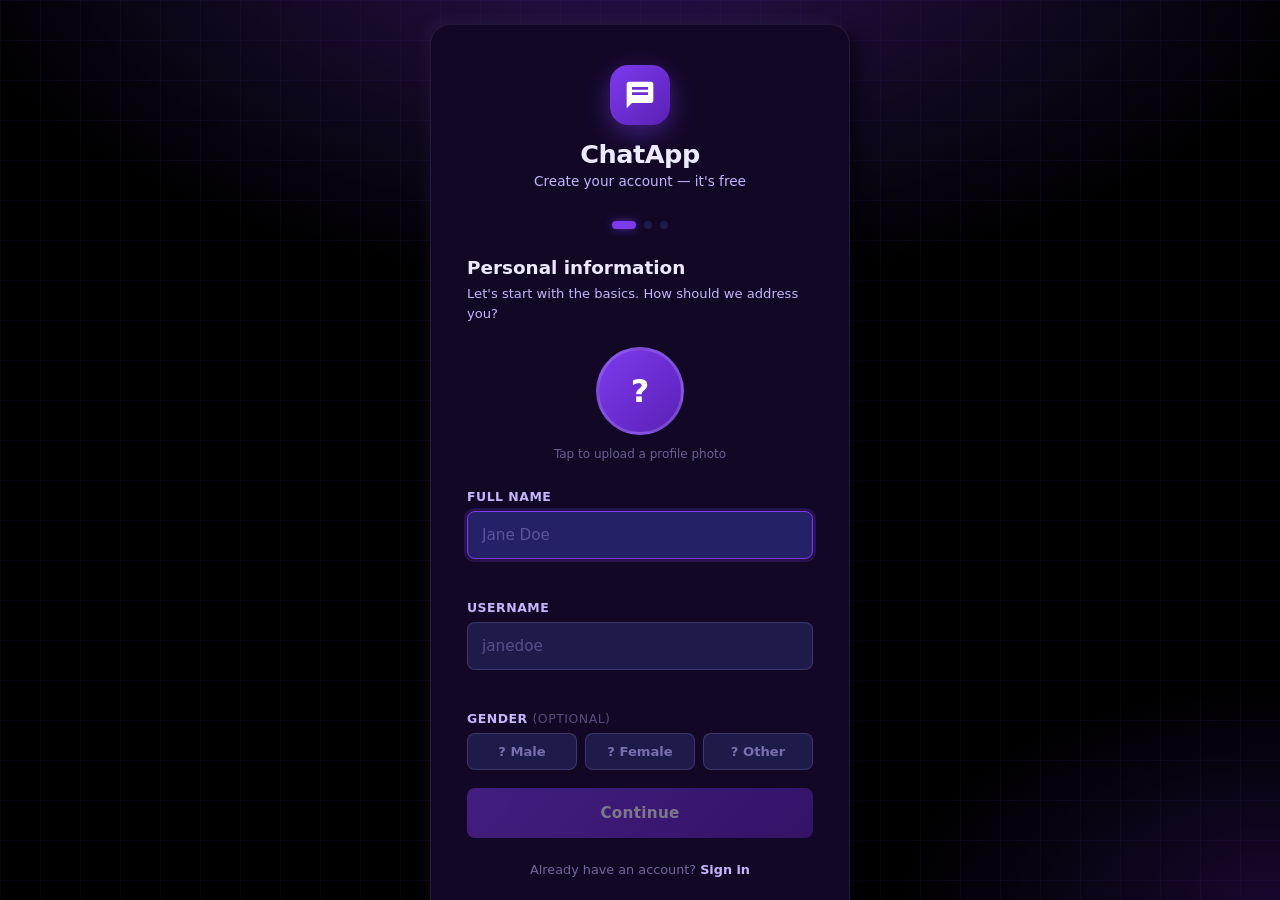
<file: signup.html>
﻿<!DOCTYPE html>
<html lang="en">
<head>
  <meta charset="UTF-8"/>
    <meta name="viewport" content="width=device-width, initial-scale=1.0, viewport-fit=cover"/>
  <meta name="theme-color" content="#000000"/>
  <meta name="format-detection" content="telephone=no"/>
  <meta name="mobile-web-app-capable" content="yes"/>
  <meta name="apple-mobile-web-app-capable" content="yes"/>
  <meta name="apple-mobile-web-app-status-bar-style" content="black-translucent"/>
  <meta name="apple-mobile-web-app-title" content="ChatApp"/>
  <link rel="manifest" href="manifest.webmanifest"/>
  <link rel="icon" type="image/png" sizes="32x32" href="favicon-32.png"/>
  <link rel="apple-touch-icon" sizes="180x180" href="icon-180.png"/>
  <title>Create Account — ChatApp</title>
  <meta name="description" content="Create your ChatApp account. Connect with anyone, anywhere."/>
  <link rel="stylesheet" href="style.css"/>
  <style>
    /* -- Avatar Picker -------------------------------------- */
    .avatar-picker {
      display: flex;
      flex-direction: column;
      align-items: center;
      gap: 12px;
      margin-bottom: 28px;
    }
    .avatar-preview {
      width: 88px;
      height: 88px;
      border-radius: 50%;
      background: linear-gradient(135deg, var(--primary-purple), var(--mid-purple));
      display: flex;
      align-items: center;
      justify-content: center;
      font-size: 2rem;
      font-weight: 800;
      color: #fff;
      cursor: pointer;
      position: relative;
      transition: all 0.2s;
      border: 3px solid rgba(196,181,253,.25);
      overflow: hidden;
    }
    .avatar-preview:hover { border-color: var(--primary-purple); box-shadow: 0 0 0 4px rgba(124,58,237,.2); }
    .avatar-preview img { width: 100%; height: 100%; object-fit: cover; position: absolute; inset: 0; }
    .avatar-camera-overlay {
      position: absolute;
      inset: 0;
      background: rgba(0,0,0,.45);
      display: flex;
      align-items: center;
      justify-content: center;
      opacity: 0;
      transition: opacity 0.18s;
      border-radius: 50%;
    }
    .avatar-preview:hover .avatar-camera-overlay { opacity: 1; }
    .avatar-camera-overlay svg { width: 24px; height: 24px; fill: #fff; }
    .avatar-hint { font-size: 0.75rem; color: rgba(196,181,253,.5); }

    /* -- Step panels ---------------------------------------- */
    .step-panel { display: none; }
    .step-panel.active { display: block; animation: slideEnter .3s ease both; }
    @keyframes slideEnter { from { opacity:0; transform: translateX(22px); } to { opacity:1; transform: translateX(0); } }

    /* -- Password strength bar ------------------------------ */
    .strength-bar-wrap {
      height: 4px;
      background: var(--overlay);
      border-radius: 2px;
      margin-top: 8px;
      overflow: hidden;
    }
    .strength-bar {
      height: 100%;
      border-radius: 2px;
      transition: width 0.3s ease, background 0.3s ease;
      width: 0;
    }
    .strength-label {
      font-size: 0.72rem;
      margin-top: 4px;
      color: rgba(196,181,253,.5);
    }

    /* -- Terms checkbox ------------------------------------- */
    .terms-row {
      display: flex;
      align-items: flex-start;
      gap: 12px;
      margin-bottom: 22px;
    }
    .terms-check {
      width: 18px; height: 18px;
      accent-color: var(--primary-purple);
      margin-top: 2px;
      flex-shrink: 0;
      cursor: pointer;
    }
    .terms-text {
      font-size: 0.79rem;
      color: rgba(196,181,253,.65);
      line-height: 1.5;
    }
    .terms-text a { color: var(--light-purple); }

    /* -- DOB field ------------------------------------------ */
    .dob-row { display: grid; grid-template-columns: 1fr 1fr 1fr; gap: 10px; }

    /* -- Gender row ----------------------------------------- */
    .gender-row {
      display: flex;
      gap: 8px;
    }
    .gender-pill {
      flex: 1;
      padding: 10px 8px;
      border-radius: var(--radius-sm);
      border: 1px solid rgba(196,181,253,.18);
      background: var(--overlay);
      color: rgba(196,181,253,.55);
      font-size: 0.82rem;
      font-weight: 600;
      font-family: inherit;
      cursor: pointer;
      text-align: center;
      transition: all 0.18s;
    }
    .gender-pill.selected {
      border-color: var(--primary-purple);
      background: rgba(124,58,237,.2);
      color: var(--light-purple);
    }

    /* -- Success screen ------------------------------------- */
    .success-screen {
      text-align: center;
      padding: 16px 0;
    }
    .success-circle {
      width: 80px; height: 80px;
      background: rgba(52,211,153,.12);
      border: 2px solid rgba(52,211,153,.4);
      border-radius: 50%;
      display: inline-flex;
      align-items: center;
      justify-content: center;
      margin-bottom: 20px;
      animation: popIn .45s cubic-bezier(.22,.61,.36,1) both;
    }
    @keyframes popIn { from { transform: scale(0); opacity:0; } to { transform: scale(1); opacity:1; } }
    .success-circle svg { width: 36px; height: 36px; stroke: var(--success-green); fill: none; stroke-width: 2.5; stroke-linecap: round; stroke-linejoin: round; }
    .success-screen h2 { font-size: 1.4rem; font-weight: 800; color: var(--soft-light); margin-bottom: 8px; }
    .success-screen p { font-size: 0.85rem; color: var(--light-purple); line-height: 1.6; }
  </style>
</head>
<body>
<div class="toast-container" id="toastContainer"></div>

<div class="page-shell">
  <div class="card" id="signupCard">

    <!-- Brand -->
    <div class="brand">
      <div class="brand-icon" aria-hidden="true">
        <svg viewBox="0 0 24 24"><path d="M20 2H4a2 2 0 00-2 2v18l4-4h14a2 2 0 002-2V4a2 2 0 00-2-2zm-2 10H6v-2h12v2zm0-4H6V6h12v2z"/></svg>
      </div>
      <h1>ChatApp</h1>
      <p>Create your account — it's free</p>
    </div>

    <!-- Step dots -->
    <div class="step-indicator" id="stepIndicator" aria-label="Sign up progress">
      <div class="step-dot active" id="sdot1"></div>
      <div class="step-dot" id="sdot2"></div>
      <div class="step-dot" id="sdot3"></div>
    </div>

    <!-- ----------------------------------------------
         STEP 1 — Personal Info
    ---------------------------------------------- -->
    <div class="step-panel active" id="step1">
      <div class="section-title">Personal information</div>
      <p class="section-sub">Let's start with the basics. How should we address you?</p>

      <!-- Avatar -->
      <div class="avatar-picker">
        <div class="avatar-preview" id="avatarPreview" role="button" tabindex="0" aria-label="Upload profile photo" title="Click to upload photo">
          <span id="avatarInitials">?</span>
          <div class="avatar-camera-overlay">
            <svg viewBox="0 0 24 24"><path d="M23 19a2 2 0 01-2 2H3a2 2 0 01-2-2V8a2 2 0 012-2h4l2-3h6l2 3h4a2 2 0 012 2z"/><circle cx="12" cy="13" r="4"/></svg>
          </div>
        </div>
        <input type="file" id="avatarInput" accept="image/*" style="display:none" aria-label="Upload photo"/>
        <span class="avatar-hint">Tap to upload a profile photo</span>
      </div>

      <!-- Full name -->
      <div class="form-group">
        <label class="form-label" for="fullName">Full Name</label>
        <input class="input-field" id="fullName" type="text" placeholder="Jane Doe"
               autocomplete="name" aria-label="Full name" aria-describedby="fullNameMsg"/>
        <div class="field-msg" id="fullNameMsg" role="alert" aria-live="polite"></div>
      </div>

      <!-- Username -->
      <div class="form-group">
        <label class="form-label" for="username">Username</label>
        <input class="input-field" id="username" type="text" placeholder="janedoe"
               autocomplete="username" autocapitalize="off" spellcheck="false"
               maxlength="30" aria-label="Username" aria-describedby="usernameMsg"/>
        <div class="field-msg" id="usernameMsg" role="alert" aria-live="polite"></div>
      </div>

      <!-- Gender -->
      <div class="form-group">
        <label class="form-label">Gender <span style="color:rgba(196,181,253,.4);font-weight:400">(optional)</span></label>
        <div class="gender-row" id="genderRow">
          <button type="button" class="gender-pill" data-val="male">? Male</button>
          <button type="button" class="gender-pill" data-val="female">? Female</button>
          <button type="button" class="gender-pill" data-val="other">? Other</button>
        </div>
      </div>

      <button class="btn-primary" id="step1Next" disabled>
        <span class="btn-text">Continue</span>
        <span class="spinner" aria-hidden="true"></span>
      </button>
    </div>

    <!-- ----------------------------------------------
         STEP 2 — Contact & Security
    ---------------------------------------------- -->
    <div class="step-panel" id="step2">
      <button class="back-btn" id="back1" aria-label="Go back">
        <svg viewBox="0 0 20 20" fill="none" stroke="currentColor" stroke-width="1.8" stroke-linecap="round" stroke-linejoin="round"><path d="M12 5l-5 5 5 5"/></svg>
        Back
      </button>

      <div class="section-title">Contact & Security</div>
      <p class="section-sub">Your email and phone will be used to verify and secure your account.</p>

      <!-- Email -->
      <div class="form-group">
        <label class="form-label" for="emailInput">Email Address</label>
        <input class="input-field" id="emailInput" type="email" placeholder="you@example.com"
               autocomplete="email" aria-label="Email address" aria-describedby="emailMsg"/>
        <div class="field-msg" id="emailMsg" role="alert" aria-live="polite"></div>
      </div>

      <!-- Phone -->
      <div class="form-group">
        <label class="form-label" for="phoneInput">Phone Number <span style="color:rgba(196,181,253,.4);font-weight:400">(optional)</span></label>
        <div class="phone-row">
          <div class="country-select-wrap">
            <button type="button" class="country-select-btn" id="countryBtn" aria-haspopup="listbox" aria-expanded="false">
              <span id="selectedDial">+1</span>
              <svg viewBox="0 0 20 20"><path d="M5 8l5 5 5-5" stroke="currentColor" stroke-width="1.5" fill="none" stroke-linecap="round" stroke-linejoin="round"/></svg>
            </button>
            <div class="country-dropdown" id="countryDropdown" role="listbox">
              <input class="country-search" id="countrySearch" type="text" placeholder="Search country…" autocomplete="off"/>
              <div class="country-list" id="countryList"></div>
            </div>
          </div>
          <input class="input-field" id="phoneInput" type="tel" placeholder="812 345 6789"
                 inputmode="numeric" autocomplete="tel" maxlength="15"
                 aria-label="Phone number" aria-describedby="phoneMsg"/>
        </div>
        <div class="field-msg" id="phoneMsg" role="alert" aria-live="polite"></div>
      </div>

      <!-- Password -->
      <div class="form-group">
        <label class="form-label" for="newPassword">Password</label>
        <div class="password-wrap">
          <input class="input-field" id="newPassword" type="password" placeholder="Create a strong password"
                 autocomplete="new-password" aria-label="Password" aria-describedby="newPasswordMsg"/>
          <button type="button" class="pwd-toggle" id="pwdToggle1" aria-label="Show password">
            <svg id="eye1" viewBox="0 0 24 24" fill="none" stroke="currentColor" stroke-width="1.8" stroke-linecap="round" stroke-linejoin="round"><path d="M1 12s4-8 11-8 11 8 11 8-4 8-11 8-11-8-11-8z"/><circle cx="12" cy="12" r="3"/></svg>
            <svg id="eyeOff1" viewBox="0 0 24 24" fill="none" stroke="currentColor" stroke-width="1.8" stroke-linecap="round" stroke-linejoin="round" style="display:none"><path d="M17.94 17.94A10.07 10.07 0 0112 20c-7 0-11-8-11-8a18.45 18.45 0 015.06-5.94M9.9 4.24A9.12 9.12 0 0112 4c7 0 11 8 11 8a18.5 18.5 0 01-2.16 3.19m-6.72-1.07a3 3 0 11-4.24-4.24"/><line x1="1" y1="1" x2="23" y2="23"/></svg>
          </button>
        </div>
        <div class="strength-bar-wrap"><div class="strength-bar" id="strengthBar"></div></div>
        <div class="strength-label" id="strengthLabel"></div>
        <div class="field-msg" id="newPasswordMsg" role="alert" aria-live="polite"></div>
      </div>

      <!-- Confirm Password -->
      <div class="form-group">
        <label class="form-label" for="confirmPassword">Confirm Password</label>
        <div class="password-wrap">
          <input class="input-field" id="confirmPassword" type="password" placeholder="Repeat your password"
                 autocomplete="new-password" aria-label="Confirm password" aria-describedby="confirmPasswordMsg"/>
          <button type="button" class="pwd-toggle" id="pwdToggle2" aria-label="Show confirm password">
            <svg id="eye2" viewBox="0 0 24 24" fill="none" stroke="currentColor" stroke-width="1.8" stroke-linecap="round" stroke-linejoin="round"><path d="M1 12s4-8 11-8 11 8 11 8-4 8-11 8-11-8-11-8z"/><circle cx="12" cy="12" r="3"/></svg>
            <svg id="eyeOff2" viewBox="0 0 24 24" fill="none" stroke="currentColor" stroke-width="1.8" stroke-linecap="round" stroke-linejoin="round" style="display:none"><path d="M17.94 17.94A10.07 10.07 0 0112 20c-7 0-11-8-11-8a18.45 18.45 0 015.06-5.94M9.9 4.24A9.12 9.12 0 0112 4c7 0 11 8 11 8a18.5 18.5 0 01-2.16 3.19m-6.72-1.07a3 3 0 11-4.24-4.24"/><line x1="1" y1="1" x2="23" y2="23"/></svg>
          </button>
        </div>
        <div class="field-msg" id="confirmPasswordMsg" role="alert" aria-live="polite"></div>
      </div>

      <button class="btn-primary" id="step2Next" disabled>
        <span class="btn-text">Continue</span>
        <span class="spinner" aria-hidden="true"></span>
      </button>
    </div>

    <!-- ----------------------------------------------
         STEP 3 — Preferences & Finish
    ---------------------------------------------- -->
    <div class="step-panel" id="step3">
      <button class="back-btn" id="back2" aria-label="Go back">
        <svg viewBox="0 0 20 20" fill="none" stroke="currentColor" stroke-width="1.8" stroke-linecap="round" stroke-linejoin="round"><path d="M12 5l-5 5 5 5"/></svg>
        Back
      </button>

      <div class="section-title">Almost there!</div>
      <p class="section-sub">A few last details to personalise your experience.</p>

      <!-- Date of birth -->
      <div class="form-group">
        <label class="form-label">Date of Birth <span style="color:rgba(196,181,253,.4);font-weight:400">(optional)</span></label>
        <div class="dob-row">
          <input class="input-field" id="dobDay" type="number" placeholder="DD" min="1" max="31" aria-label="Day"/>
          <input class="input-field" id="dobMonth" type="number" placeholder="MM" min="1" max="12" aria-label="Month"/>
          <input class="input-field" id="dobYear" type="number" placeholder="YYYY" min="1900" max="2020" aria-label="Year"/>
        </div>
        <div class="field-msg" id="dobMsg" role="alert" aria-live="polite"></div>
      </div>

      <!-- Bio -->
      <div class="form-group">
        <label class="form-label" for="bioInput">About Me <span style="color:rgba(196,181,253,.4);font-weight:400">(optional)</span></label>
        <textarea class="input-field" id="bioInput" rows="3"
          placeholder="Tell people a little about yourself…"
          maxlength="200"
          style="height:auto;padding:12px 14px;resize:none;line-height:1.5"
          aria-label="Bio"></textarea>
        <div class="field-msg" id="bioCount" style="justify-content:flex-end;color:rgba(196,181,253,.35)">0 / 200</div>
      </div>

      <!-- Notifications toggle -->
      <div class="remember-row" style="margin-bottom:14px">
        <label class="toggle-switch" for="notifToggle">
          <input type="checkbox" id="notifToggle" checked aria-label="Enable notifications"/>
          <span class="toggle-track"></span>
        </label>
        <label class="remember-label" for="notifToggle">Enable push notifications</label>
      </div>

      <!-- Terms -->
      <div class="terms-row">
        <input type="checkbox" class="terms-check" id="termsCheck" aria-label="Accept terms and privacy policy"/>
        <label class="terms-text" for="termsCheck">
          I agree to the ChatApp <a href="#" tabindex="-1">Terms of Service</a> and
          <a href="#" tabindex="-1">Privacy Policy</a>. I confirm I am at least 13 years old.
        </label>
      </div>

      <!-- Create Account -->
      <button class="btn-primary" id="createBtn" disabled>
        <span class="btn-text">Create Account</span>
        <span class="spinner" aria-hidden="true"></span>
      </button>
    </div>

    <!-- ----------------------------------------------
         STEP 4 — Success
    ---------------------------------------------- -->
    <div class="step-panel" id="step4">
      <div class="success-screen">
        <div class="success-circle">
          <svg viewBox="0 0 24 24"><polyline points="20 6 9 17 4 12"/></svg>
        </div>
        <h2>You're all set! \uD83C\uDF89</h2>
        <p>Your account has been created.<br/>Redirecting you to the chat…</p>
        <div style="margin-top:28px;">
          <button class="btn-primary" onclick="window.location.href='chat.html'">
            <span class="btn-text">Go to ChatApp ?</span>
            <span class="spinner" aria-hidden="true"></span>
          </button>
        </div>
      </div>
    </div>

    <!-- Footer -->
    <div class="card-footer" id="signupFooter">
      Already have an account? <a href="index.html">Sign in</a>
    </div>
  </div>
</div>

<script src="auth.js"></script>
<script>
  if (Session.isLoggedIn()) window.location.href = 'chat.html';

  // -- Step management ---------------------------------------
  let currentStep = 1;
  const TOTAL_STEPS = 3;

  function goToStep(n) {
    document.querySelectorAll('.step-panel').forEach(p => p.classList.remove('active'));
    document.getElementById('step' + n).classList.add('active');

    // Update dots
    for (let i = 1; i <= TOTAL_STEPS; i++) {
      const dot = document.getElementById('sdot' + i);
      if (!dot) continue;
      dot.className = 'step-dot';
      if (i < n)       dot.classList.add('done');
      else if (i === n) dot.classList.add('active');
    }

    // Hide footer on success screen
    document.getElementById('signupFooter').style.display = n === 4 ? 'none' : '';
    document.getElementById('stepIndicator').style.display = n === 4 ? 'none' : '';
    currentStep = n;
  }

  // -- Avatar ------------------------------------------------
  const avatarPreview  = document.getElementById('avatarPreview');
  const avatarInput    = document.getElementById('avatarInput');
  const avatarInitials = document.getElementById('avatarInitials');

  avatarPreview.addEventListener('click', () => avatarInput.click());
  avatarPreview.addEventListener('keydown', e => { if (e.key === 'Enter' || e.key === ' ') avatarInput.click(); });

  avatarInput.addEventListener('change', (e) => {
    const file = e.target.files[0];
    if (!file) return;
    if (file.size > 5 * 1024 * 1024) { showToast('Photo must be under 5 MB', 'error'); return; }
    const url = URL.createObjectURL(file);
    avatarInitials.style.display = 'none';
    let img = avatarPreview.querySelector('img');
    if (!img) { img = document.createElement('img'); img.alt = 'Profile photo'; avatarPreview.insertBefore(img, avatarPreview.firstChild); }
    img.src = url;
  });

  // Update initials as user types name
  document.getElementById('fullName').addEventListener('input', () => {
    const parts = document.getElementById('fullName').value.trim().split(' ').filter(Boolean);
    const initials = parts.length >= 2 ? parts[0][0] + parts[parts.length - 1][0] : (parts[0] ? parts[0][0] : '?');
    if (!avatarPreview.querySelector('img')) avatarInitials.textContent = initials.toUpperCase();
  });

  // -- Gender pills ------------------------------------------
  let selectedGender = '';
  document.querySelectorAll('.gender-pill').forEach(btn => {
    btn.addEventListener('click', () => {
      document.querySelectorAll('.gender-pill').forEach(b => b.classList.remove('selected'));
      btn.classList.add('selected');
      selectedGender = btn.dataset.val;
    });
  });

  // -- Step 1 validation -------------------------------------
  const fullName   = document.getElementById('fullName');
  const username   = document.getElementById('username');
  const step1Next  = document.getElementById('step1Next');
  const fullNameMsg = document.getElementById('fullNameMsg');
  const usernameMsg = document.getElementById('usernameMsg');

  function checkStep1() {
    const nameOk = fullName.value.trim().length >= 2;
    const userOk = Validate.username(username.value.trim());
    step1Next.disabled = !(nameOk && userOk);
  }

  fullName.addEventListener('input', () => {
    checkStep1();
    const ok = fullName.value.trim().length >= 2;
    if (fullName.value.length > 0)
      setFieldState(fullName, fullNameMsg, ok ? 'success' : 'error', ok ? '' : 'Name must be at least 2 characters');
    else setFieldState(fullName, fullNameMsg, '', '');
  });

  username.addEventListener('input', () => {
    checkStep1();
    if (username.value.length > 0) {
      const ok = Validate.username(username.value.trim());
      setFieldState(username, usernameMsg, ok ? 'success' : 'error',
        ok ? '' : 'Username: 3–30 chars, letters/numbers/_ only');
    } else setFieldState(username, usernameMsg, '', '');
  });

  step1Next.addEventListener('click', () => goToStep(2));
  fullName.addEventListener('keydown', e => { if (e.key === 'Enter' && !step1Next.disabled) step1Next.click(); });

  // Focus first field
  fullName.focus();

  // -- Country Picker (Step 2) -------------------------------
  const countryPicker = initCountrySelect('countryBtn', 'countryDropdown', 'countrySearch', 'countryList', 'selectedDial');

  // -- Step 2 validation -------------------------------------
  const emailInput       = document.getElementById('emailInput');
  const phoneInput       = document.getElementById('phoneInput');
  const newPassword      = document.getElementById('newPassword');
  const confirmPassword  = document.getElementById('confirmPassword');
  const step2Next        = document.getElementById('step2Next');
  const emailMsg         = document.getElementById('emailMsg');
  const phoneMsg         = document.getElementById('phoneMsg');
  const newPasswordMsg   = document.getElementById('newPasswordMsg');
  const confirmPasswordMsg = document.getElementById('confirmPasswordMsg');
  const strengthBar      = document.getElementById('strengthBar');
  const strengthLabel    = document.getElementById('strengthLabel');

  // password strength
  function getStrength(p) {
    let score = 0;
    if (p.length >= 8)  score++;
    if (p.length >= 12) score++;
    if (/[A-Z]/.test(p)) score++;
    if (/[0-9]/.test(p)) score++;
    if (/[^A-Za-z0-9]/.test(p)) score++;
    return score; // 0-5
  }

  function updateStrength(p) {
    const s = getStrength(p);
    const pct  = p.length === 0 ? 0 : Math.max(15, (s / 5) * 100);
    const colors = ['', '#F87171', '#FBBF24', '#FBBF24', '#34D399', '#34D399'];
    const labels = ['', 'Weak', 'Fair', 'Fair', 'Strong', 'Very strong'];
    strengthBar.style.width  = pct + '%';
    strengthBar.style.background = colors[s] || 'transparent';
    strengthLabel.textContent = p.length > 0 ? labels[s] : '';
    strengthLabel.style.color = colors[s] || 'rgba(196,181,253,.5)';
  }

  function checkStep2() {
    const emailOk  = Validate.email(emailInput.value.trim());
    const pwOk     = Validate.password(newPassword.value) && getStrength(newPassword.value) >= 2;
    const matchOk  = confirmPassword.value === newPassword.value && confirmPassword.value.length > 0;
    step2Next.disabled = !(emailOk && pwOk && matchOk);
  }

  emailInput.addEventListener('input', () => {
    checkStep2();
    if (emailInput.value.length > 3) {
      const ok = Validate.email(emailInput.value.trim());
      setFieldState(emailInput, emailMsg, ok ? 'success' : 'error', ok ? '' : 'Enter a valid email address');
    } else setFieldState(emailInput, emailMsg, '', '');
  });

  phoneInput.addEventListener('input', () => { phoneInput.value = phoneInput.value.replace(/\D/g, ''); });

  newPassword.addEventListener('input', () => {
    updateStrength(newPassword.value);
    checkStep2();
    // re-check confirm
    if (confirmPassword.value.length > 0) {
      const match = confirmPassword.value === newPassword.value;
      setFieldState(confirmPassword, confirmPasswordMsg, match ? 'success' : 'error', match ? '' : 'Passwords do not match');
    }
  });

  confirmPassword.addEventListener('input', () => {
    checkStep2();
    if (confirmPassword.value.length > 0) {
      const match = confirmPassword.value === newPassword.value;
      setFieldState(confirmPassword, confirmPasswordMsg, match ? 'success' : 'error', match ? '' : 'Passwords do not match');
    }
  });

  // show/hide toggles
  function mkToggle(toggleId, inputEl, showId, hideId) {
    document.getElementById(toggleId).addEventListener('click', () => {
      const isPassword = inputEl.type === 'password';
      inputEl.type = isPassword ? 'text' : 'password';
      document.getElementById(showId).style.display = isPassword ? 'none' : 'block';
      document.getElementById(hideId).style.display = isPassword ? 'block' : 'none';
    });
  }
  mkToggle('pwdToggle1', newPassword, 'eye1', 'eyeOff1');
  mkToggle('pwdToggle2', confirmPassword, 'eye2', 'eyeOff2');

  step2Next.addEventListener('click', () => {
    // Simulate username/email availability check
    setLoading(step2Next, true);
    setTimeout(() => { setLoading(step2Next, false); goToStep(3); }, 700);
  });

  document.getElementById('back1').addEventListener('click', () => goToStep(1));

  // -- Step 3 validation -------------------------------------
  const bioInput    = document.getElementById('bioInput');
  const bioCount    = document.getElementById('bioCount');
  const termsCheck  = document.getElementById('termsCheck');
  const createBtn   = document.getElementById('createBtn');

  function checkStep3() { createBtn.disabled = !termsCheck.checked; }

  termsCheck.addEventListener('change', checkStep3);

  bioInput.addEventListener('input', () => {
    bioCount.textContent = bioInput.value.length + ' / 200';
  });

  document.getElementById('back2').addEventListener('click', () => goToStep(2));

  // -- Create Account ----------------------------------------
  createBtn.addEventListener('click', async () => {
    setLoading(createBtn, true);

    // Collect all data
    const accountData = {
      fullName:   fullName.value.trim(),
      username:   username.value.trim(),
      gender:     selectedGender,
      email:      emailInput.value.trim(),
      phone:      (countryPicker.getSelected().dial + phoneInput.value).replace('+', ''),
      password:   newPassword.value,
      dob: {
        day:   document.getElementById('dobDay').value,
        month: document.getElementById('dobMonth').value,
        year:  document.getElementById('dobYear').value,
      },
      bio:           bioInput.value.trim(),
      notifications: document.getElementById('notifToggle').checked,
    };

    try {
      // Simulate registration API call
      await new Promise(r => setTimeout(r, 1500));
      // Mock success
      const mockToken = 'jwt_new_' + Date.now();
Session.set('access_token', mockToken);
      Session.set('user', { id: '2', name: accountData.fullName, username: accountData.username });
      Session.persist();
      goToStep(4);
      // Auto-redirect after 2.5s
      setTimeout(() => window.location.href = 'chat.html', 2500);
    } catch (err) {
      showToast(err.message || 'Registration failed. Please try again.', 'error');
      setLoading(createBtn, false);
    }
  });
</script>
</body>
</html>
</file>
<file: style.css>
/* ============================================================
   CHAT APP — Shared Design System
   ============================================================ */

:root {
  --bg-black:        #000000;
  --bg-card:         #120826;
  --mid-purple:      #5B21B6;
  --primary-purple:  #7C3AED;
  --light-purple:    #C4B5FD;
  --soft-light:      #EDE9FE;
  --overlay:         #1E1B4B;
  --overlay-hover:   #252168;
  --error-red:       #F87171;
  --success-green:   #34D399;
  --transition-fast: 0.18s ease;
  --transition-med:  0.32s ease;
--radius-sm:       8px;
  --radius-md:       14px;
  --radius-lg:       20px;
  --card-width:      420px;
  --font-app: system-ui, -apple-system, 'Segoe UI', Roboto, 'Helvetica Neue', Arial, sans-serif;
  /* Neumorphic soft-depth (kept on the existing colour palette) */
  --neu-shadow: 8px 8px 14px rgba(0,0,0,.45), -6px -6px 12px rgba(196,181,253,.05);
  --neu-inset:  inset 5px 5px 10px rgba(0,0,0,.38), inset -4px -4px 9px rgba(196,181,253,.05);
  --neu-tile:   6px 6px 13px rgba(0,0,0,.38), -5px -5px 11px rgba(196,181,253,.045);
  --bg-surface: #171129;
}

/* ── Light Mode Override ──────────────────────────────────── */
[data-theme="light"] {
  --bg-black:        #F5F3FF;
  --bg-card:         #FFFFFF;
  --mid-purple:      #7C3AED;
  --primary-purple:  #6D28D9;
  --light-purple:    #5B21B6;
  --soft-light:      #1E1B4B;
  --overlay:         #EDE9FE;
  --overlay-hover:   #DDD6FE;
  --error-red:       #DC2626;
  --success-green:   #059669;
  --neu-shadow: 8px 8px 14px rgba(49,20,91,.10), -6px -6px 12px rgba(255,255,255,.9);
  --neu-inset:  inset 5px 5px 9px rgba(49,20,91,.10), inset -4px -4px 9px rgba(255,255,255,.85);
  --neu-tile:   6px 6px 11px rgba(49,20,91,.08), -5px -5px 10px rgba(255,255,255,.85);
  --bg-surface: #F0ECFB;
}

[data-theme="light"] .page-shell {
  background: radial-gradient(ellipse 80% 60% at 50% -10%, rgba(124,58,237,.12) 0%, transparent 70%), radial-gradient(ellipse 50% 40% at 100% 100%, rgba(91,33,182,.08) 0%, transparent 60%), var(--bg-black);
}

[data-theme="light"] .page-shell::before {
  background-image: linear-gradient(rgba(124,58,237,.08) 1px, transparent 1px), linear-gradient(90deg, rgba(124,58,237,.08) 1px, transparent 1px);
}

[data-theme="light"] .card {
  border-color: rgba(124,58,237,.15);
  box-shadow: 0 0 0 1px rgba(124,58,237,.08), 0 20px 60px rgba(0,0,0,.08), 0 0 40px rgba(124,58,237,.04);
}

[data-theme="light"] .input-field {
  border-color: rgba(91,33,182,.2);
}

[data-theme="light"] .input-field::placeholder { color: rgba(91,33,182,.4); }

[data-theme="light"] .input-field:focus {
  background: #F5F3FF;
  box-shadow: 0 0 0 3px rgba(109,40,217,.12);
}

[data-theme="light"] .btn-secondary {
  border-color: rgba(91,33,182,.2);
  color: var(--light-purple);
}

[data-theme="light"] .btn-secondary:hover {
  background: #EDE9FE;
  border-color: var(--primary-purple);
}

[data-theme="light"] .country-dropdown {
  border-color: rgba(124,58,237,.18);
  box-shadow: 0 16px 40px rgba(0,0,0,.1);
}

[data-theme="light"] .divider::before,
[data-theme="light"] .divider::after { background: rgba(91,33,182,.15); }

[data-theme="light"] .divider span { color: rgba(91,33,182,.45); }

[data-theme="light"] .card-footer { color: rgba(91,33,182,.5); }

[data-theme="light"] .toggle-track { border-color: rgba(91,33,182,.2); }

[data-theme="light"] .toast { box-shadow: 0 8px 24px rgba(0,0,0,.1); }
[data-theme="light"] .toast.error { background: rgba(220,38,38,.08); border-color: rgba(220,38,38,.25); }
[data-theme="light"] .toast.success { background: rgba(5,150,105,.08); border-color: rgba(5,150,105,.25); }
[data-theme="light"] .toast.info { background: rgba(109,40,217,.08); border-color: rgba(109,40,217,.2); }

[data-theme="light"] .otp-box { border-color: rgba(91,33,182,.2); }
[data-theme="light"] .otp-box:focus { background: #F5F3FF; }

[data-theme="light"] .country-select-btn { border-color: rgba(91,33,182,.2); }
[data-theme="light"] .country-search { border-bottom-color: rgba(91,33,182,.1); }

[data-theme="light"] .brand-icon { box-shadow: 0 8px 24px rgba(109,40,217,.3); }

[data-theme="light"] .resend-row { color: rgba(91,33,182,.45); }
[data-theme="light"] .field-msg { color: var(--light-purple); }
[data-theme="light"] .remember-label { color: var(--light-purple); }

/* ── Theme Toggle Button ──────────────────────────────────── */
.theme-toggle {
  position: fixed;
  bottom: 24px;
  right: 24px;
  z-index: 900;
  width: 44px;
  height: 44px;
  border-radius: 50%;
  border: 1px solid rgba(196,181,253,.2);
  background: var(--bg-card);
  color: var(--light-purple);
  cursor: pointer;
  display: flex;
  align-items: center;
  justify-content: center;
  transition: all 0.25s ease;
  box-shadow: 0 4px 16px rgba(0,0,0,.25);
}
.theme-toggle:hover {
  background: var(--primary-purple);
  color: #fff;
  transform: scale(1.1);
  box-shadow: 0 6px 20px rgba(124,58,237,.4);
}
.theme-toggle svg { width: 20px; height: 20px; transition: transform 0.3s ease; }
.theme-toggle:hover svg { transform: rotate(30deg); }

/* Hide the wrong icon */
.theme-toggle .icon-sun  { display: none; }
.theme-toggle .icon-moon { display: block; }
[data-theme="light"] .theme-toggle .icon-sun  { display: block; }
[data-theme="light"] .theme-toggle .icon-moon { display: none; }

[data-theme="light"] .theme-toggle {
  border-color: rgba(109,40,217,.15);
  box-shadow: 0 4px 16px rgba(0,0,0,.08);
}

*, *::before, *::after { box-sizing: border-box; margin: 0; padding: 0; }

/* ── App shell: the document never scrolls, only panels do ── */
html, body {
  height: 100%;
  overflow: hidden;
  overscroll-behavior: none;
  -webkit-tap-highlight-color: transparent;
  touch-action: manipulation;
  -webkit-text-size-adjust: 100%;
  text-size-adjust: 100%;
}
body { font-family: var(--font-app); background: var(--bg-black); color: var(--soft-light); -webkit-font-smoothing: antialiased; }
a { color: var(--light-purple); text-decoration: none; }
a:hover { text-decoration: underline; }

/* App chrome never selects text on tap targets */
button, a, input, textarea, select, label,
.nav-item, .icon-btn, .tab-btn, .m-tab, .s-tab, .conv-item,
.media-tile, .media-item, .action-btn, .picker-option, .gender-pill,
.avatar-preview, .theme-toggle, .brand-icon {
  -webkit-tap-highlight-color: transparent;
}
button, .nav-item, .icon-btn, .tab-btn, .m-tab, .s-tab, .conv-item,
.media-tile, .media-item, .action-btn, .picker-option, .gender-pill,
.toggle-track, .theme-toggle {
  -webkit-user-select: none;
  user-select: none;
}
input, textarea { -webkit-user-select: text; user-select: text; }

/* App scrollbars: thin, unobtrusive */
* { scrollbar-width: thin; scrollbar-color: rgba(196,181,253,.2) transparent; }
::-webkit-scrollbar { width: 6px; height: 6px; }
::-webkit-scrollbar-track { background: transparent; }
::-webkit-scrollbar-thumb { background: rgba(196,181,237,.18); border-radius: 999px; }
::-webkit-scrollbar-thumb:hover { background: rgba(196,181,253,.32); }

/* iOS momentum scrolling on every scroll container */
.page-shell, .messages-area, .conv-list, .details-drawer,
.profile-info, .profile-media, .country-list {
  -webkit-overflow-scrolling: touch;
}

.page-shell {
  position: relative;
  display: flex;
  height: 100vh;
  height: 100dvh;
  padding: 24px 16px;
  overflow-x: hidden;
  overflow-y: auto;
  overscroll-behavior: contain;
  background: radial-gradient(ellipse 80% 60% at 50% -10%, rgba(124,58,237,.35) 0%, transparent 70%), radial-gradient(ellipse 50% 40% at 100% 100%, rgba(91,33,182,.25) 0%, transparent 60%), var(--bg-black);
}

/* Screen transition (app push feel) */
@keyframes screenIn {
  from { opacity: 0; transform: translateX(16px); }
  to   { opacity: 1; transform: translateX(0); }
}
.page-shell, .app-frame { animation: screenIn .26s cubic-bezier(.22,.61,.36,1) both; }

.page-shell::before {
  content: '';
  position: fixed;
  inset: 0;
  background-image: linear-gradient(rgba(124,58,237,.06) 1px, transparent 1px), linear-gradient(90deg, rgba(124,58,237,.06) 1px, transparent 1px);
  background-size: 40px 40px;
  animation: gridDrift 30s linear infinite;
  pointer-events: none;
}

@keyframes gridDrift { 0% { background-position: 0 0; } 100% { background-position: 40px 40px; } }

.card {
  background: var(--bg-card);
  border: 1px solid rgba(196,181,253,.1);
  border-radius: var(--radius-lg);
  padding: 40px 36px;
  width: 100%;
  max-width: var(--card-width);
  margin: auto;
  flex-shrink: 0;
  position: relative;
  z-index: 1;
  box-shadow: var(--neu-shadow);
  animation: cardIn 0.45s cubic-bezier(.22,.61,.36,1) both;
}

@keyframes cardIn { from { opacity: 0; transform: translateY(28px) scale(.97); } to { opacity: 1; transform: translateY(0) scale(1); } }

.brand { text-align: center; margin-bottom: 32px; }
.brand-icon {
  display: inline-flex; align-items: center; justify-content: center;
  width: 60px; height: 60px;
  background: linear-gradient(135deg, var(--primary-purple), var(--mid-purple));
  border-radius: 18px; margin-bottom: 14px;
  box-shadow: 0 8px 24px rgba(124,58,237,.45);
  animation: iconPulse 3s ease-in-out infinite;
}
@keyframes iconPulse { 0%,100% { box-shadow: 0 8px 24px rgba(124,58,237,.45); } 50% { box-shadow: 0 8px 36px rgba(124,58,237,.7); } }
.brand-icon svg { width: 32px; height: 32px; fill: #fff; }
.brand h1 { font-size: 1.6rem; font-weight: 800; color: var(--soft-light); letter-spacing: -0.5px; }
.brand p { font-size: 0.85rem; color: var(--light-purple); margin-top: 4px; }

.step-indicator { display: flex; align-items: center; justify-content: center; gap: 8px; margin-bottom: 28px; }
.step-dot { width: 8px; height: 8px; border-radius: 50%; background: var(--overlay); transition: all var(--transition-med); }
.step-dot.active { background: var(--primary-purple); width: 24px; border-radius: 4px; box-shadow: 0 0 8px rgba(124,58,237,.6); }
.step-dot.done { background: var(--mid-purple); }

.section-title { font-size: 1.15rem; font-weight: 700; color: var(--soft-light); margin-bottom: 6px; }
.section-sub { font-size: 0.82rem; color: var(--light-purple); margin-bottom: 24px; line-height: 1.5; }

.tab-switcher { display: grid; grid-template-columns: 1fr 1fr; background: var(--overlay); border-radius: var(--radius-sm); padding: 4px; margin-bottom: 24px; gap: 4px; }
.tab-btn { padding: 9px 12px; border: none; background: transparent; color: var(--light-purple); font-size: 0.83rem; font-weight: 600; border-radius: 6px; cursor: pointer; transition: all var(--transition-fast); font-family: inherit; }
.tab-btn.active { background: var(--primary-purple); color: #fff; box-shadow: 0 4px 12px rgba(124,58,237,.4); }
.tab-btn:hover:not(.active) { background: var(--overlay-hover); color: var(--soft-light); }

.form-group { margin-bottom: 18px; }
.form-label { display: block; font-size: 0.78rem; font-weight: 600; color: var(--light-purple); margin-bottom: 7px; text-transform: uppercase; letter-spacing: 0.5px; }

.phone-row { display: flex; gap: 10px; }
.country-select-wrap { position: relative; flex: 0 0 110px; }
.country-select-btn {
  width: 100%; height: 48px;
  background: var(--overlay); border: 1px solid rgba(196,181,253,.18); border-radius: var(--radius-sm);
  color: var(--soft-light); font-size: 0.88rem; font-weight: 600; font-family: inherit;
  display: flex; align-items: center; justify-content: space-between; padding: 0 12px;
  cursor: pointer; transition: border-color var(--transition-fast), background var(--transition-fast);
}
.country-select-btn:hover, .country-select-btn.open { border-color: var(--primary-purple); background: var(--overlay-hover); }
.country-select-btn svg { width: 14px; height: 14px; fill: var(--light-purple); transition: transform var(--transition-fast); }
.country-select-btn.open svg { transform: rotate(180deg); }

.country-dropdown {
  position: absolute; top: calc(100% + 6px); left: 0; min-width: 260px;
  background: var(--bg-card); border: 1px solid rgba(196,181,253,.2);
  border-radius: var(--radius-md); box-shadow: 0 16px 40px rgba(0,0,0,.6);
  z-index: 100; overflow: hidden; display: none; animation: dropIn 0.18s ease;
}
.country-dropdown.open { display: block; }
@keyframes dropIn { from { opacity: 0; transform: translateY(-6px); } to { opacity: 1; transform: translateY(0); } }
.country-search { width: 100%; padding: 10px 14px; background: var(--overlay); border: none; border-bottom: 1px solid rgba(196,181,253,.1); color: var(--soft-light); font-size: 0.84rem; font-family: inherit; outline: none; }
.country-search::placeholder { color: rgba(196,181,253,.45); }
.country-list { max-height: 200px; overflow-y: auto; }
.country-list::-webkit-scrollbar { width: 4px; }
.country-list::-webkit-scrollbar-thumb { background: var(--mid-purple); border-radius: 2px; }
.country-item { padding: 10px 14px; font-size: 0.84rem; cursor: pointer; display: flex; justify-content: space-between; align-items: center; color: var(--soft-light); transition: background var(--transition-fast); }
.country-item:hover { background: var(--overlay); }
.country-item span.dial { color: var(--light-purple); font-size: 0.8rem; }

.input-field {
  width: 100%; height: 48px;
  background: var(--overlay); border: 1px solid rgba(196,181,253,.18); border-radius: var(--radius-sm);
  color: var(--soft-light); font-size: 0.95rem; font-family: inherit; padding: 0 14px; outline: none;
  transition: border-color var(--transition-fast), background var(--transition-fast), box-shadow var(--transition-fast);
}
.input-field::placeholder { color: rgba(196,181,253,.35); }
.input-field:focus { border-color: var(--primary-purple); background: var(--overlay-hover); box-shadow: 0 0 0 3px rgba(124,58,237,.2); }
.input-field.error { border-color: var(--error-red); box-shadow: 0 0 0 3px rgba(248,113,113,.15); }
.input-field:disabled { opacity: 0.5; cursor: not-allowed; }

.password-wrap { position: relative; }
.password-wrap .input-field { padding-right: 48px; }
.pwd-toggle { position: absolute; right: 14px; top: 50%; transform: translateY(-50%); background: none; border: none; cursor: pointer; color: var(--light-purple); display: flex; align-items: center; padding: 0; transition: color var(--transition-fast); }
.pwd-toggle:hover { color: var(--soft-light); }
.pwd-toggle svg { width: 18px; height: 18px; }

.field-msg { font-size: 0.76rem; margin-top: 5px; color: var(--light-purple); min-height: 18px; display: flex; align-items: center; gap: 4px; transition: opacity var(--transition-fast); }
.field-msg.error { color: var(--error-red); }
.field-msg.success { color: var(--success-green); }

.remember-row { display: flex; align-items: center; gap: 10px; margin-bottom: 22px; }
.toggle-switch { position: relative; width: 40px; height: 22px; flex-shrink: 0; }
.toggle-switch input { opacity: 0; width: 0; height: 0; }
.toggle-track { position: absolute; inset: 0; background: var(--overlay); border-radius: 11px; cursor: pointer; border: 1px solid rgba(196,181,253,.2); transition: background var(--transition-med); }
.toggle-track::before { content: ''; position: absolute; width: 16px; height: 16px; left: 2px; top: 2px; background: var(--light-purple); border-radius: 50%; transition: transform var(--transition-med); }
.toggle-switch input:checked + .toggle-track { background: var(--primary-purple); }
.toggle-switch input:checked + .toggle-track::before { transform: translateX(18px); background: #fff; }
.remember-label { font-size: 0.83rem; color: var(--light-purple); cursor: pointer; }

.btn-primary {
  width: 100%; height: 50px;
  background: linear-gradient(135deg, var(--primary-purple) 0%, var(--mid-purple) 100%);
  border: none; border-radius: var(--radius-sm); color: #fff; font-size: 0.95rem; font-weight: 700;
  font-family: inherit; cursor: pointer; position: relative; overflow: hidden;
  transition: opacity var(--transition-fast), transform var(--transition-fast), box-shadow var(--transition-fast);
  box-shadow: 0 6px 20px rgba(124,58,237,.4); letter-spacing: 0.3px;
}
.btn-primary::before { content: ''; position: absolute; inset: 0; background: rgba(255,255,255,0); transition: background var(--transition-fast); }
.btn-primary:hover:not(:disabled)::before { background: rgba(255,255,255,.08); }
.btn-primary:active:not(:disabled) { transform: scale(.98); }
.btn-primary:disabled { opacity: 0.45; cursor: not-allowed; box-shadow: none; }
.btn-primary .spinner { display: none; width: 20px; height: 20px; border: 2.5px solid rgba(255,255,255,.3); border-top-color: #fff; border-radius: 50%; animation: spin .7s linear infinite; position: absolute; left: 50%; top: 50%; transform: translate(-50%,-50%); }
.btn-primary.loading .spinner { display: block; }
.btn-primary.loading .btn-text { opacity: 0; }
@keyframes spin { to { transform: translate(-50%,-50%) rotate(360deg); } }

.btn-secondary { width: 100%; height: 46px; background: transparent; border: 1px solid rgba(196,181,253,.25); border-radius: var(--radius-sm); color: var(--light-purple); font-size: 0.88rem; font-weight: 600; font-family: inherit; cursor: pointer; transition: all var(--transition-fast); display: flex; align-items: center; justify-content: center; gap: 10px; }
.btn-secondary:hover { background: var(--overlay); border-color: var(--primary-purple); color: var(--soft-light); }

.divider { display: flex; align-items: center; gap: 12px; margin: 22px 0; }
.divider::before, .divider::after { content: ''; flex: 1; height: 1px; background: rgba(196,181,253,.12); }
.divider span { font-size: 0.75rem; color: rgba(196,181,253,.5); font-weight: 500; white-space: nowrap; text-transform: uppercase; letter-spacing: 0.8px; }

.social-row { display: grid; grid-template-columns: 1fr 1fr; gap: 10px; margin-bottom: 10px; }

.otp-row { display: flex; gap: 10px; justify-content: center; margin-bottom: 4px; }
.otp-box {
  width: 52px; height: 60px;
  background: var(--overlay); border: 1.5px solid rgba(196,181,253,.2); border-radius: var(--radius-sm);
  color: var(--soft-light); font-size: 1.4rem; font-weight: 700; font-family: inherit;
  text-align: center; outline: none;
  transition: border-color var(--transition-fast), background var(--transition-fast), box-shadow var(--transition-fast);
  caret-color: var(--primary-purple);
}
.otp-box:focus { border-color: var(--primary-purple); background: var(--overlay-hover); box-shadow: 0 0 0 3px rgba(124,58,237,.25); }
.otp-box.filled { border-color: var(--mid-purple); }
.otp-box.error { border-color: var(--error-red); animation: shake .35s ease; }
@keyframes shake { 0%,100% { transform: translateX(0); } 25% { transform: translateX(-5px); } 75% { transform: translateX(5px); } }

.toast-container { position: fixed; top: 20px; left: 50%; transform: translateX(-50%); z-index: 999; display: flex; flex-direction: column; gap: 10px; pointer-events: none; width: calc(100% - 40px); max-width: 420px; }
.toast { padding: 14px 18px; border-radius: var(--radius-sm); font-size: 0.85rem; font-weight: 600; display: flex; align-items: center; gap: 10px; pointer-events: all; animation: toastIn .3s ease; box-shadow: 0 8px 24px rgba(0,0,0,.4); }
.toast.error { background: rgba(248,113,113,.12); border: 1px solid rgba(248,113,113,.35); color: var(--error-red); }
.toast.success { background: rgba(52,211,153,.12); border: 1px solid rgba(52,211,153,.35); color: var(--success-green); }
.toast.info { background: rgba(124,58,237,.15); border: 1px solid rgba(124,58,237,.35); color: var(--light-purple); }
.toast svg { width: 18px; height: 18px; flex-shrink: 0; fill: currentColor; }
@keyframes toastIn { from { opacity: 0; transform: translateY(-10px) scale(.95); } to { opacity: 1; transform: translateY(0) scale(1); } }
.toast.removing { animation: toastOut .3s ease forwards; }
@keyframes toastOut { from { opacity: 1; max-height: 80px; } to { opacity: 0; transform: translateY(-10px) scale(.95); max-height: 0; } }

.card-footer { text-align: center; margin-top: 24px; font-size: 0.8rem; color: rgba(196,181,253,.55); }
.card-footer a { color: var(--light-purple); font-weight: 600; }

.back-btn { background: none; border: none; color: var(--light-purple); font-size: 0.82rem; font-weight: 600; cursor: pointer; font-family: inherit; display: inline-flex; align-items: center; gap: 6px; padding: 0; margin-bottom: 24px; transition: color var(--transition-fast); }
.back-btn:hover { color: var(--soft-light); }
.back-btn svg { width: 16px; height: 16px; }

.resend-row { text-align: center; margin-top: 18px; font-size: 0.8rem; color: rgba(196,181,253,.55); }
.resend-btn { background: none; border: none; color: var(--primary-purple); font-size: 0.8rem; font-weight: 700; cursor: pointer; font-family: inherit; padding: 0; }
.resend-btn:disabled { color: rgba(196,181,253,.35); cursor: not-allowed; }

/* ============================================================
   RESPONSIVE — Fit all devices
   ============================================================ */

html { -webkit-text-size-adjust: 100%; text-size-adjust: 100%; }

/* Safe areas (notches, home bars) — height handled by .page-shell */
.page-shell {
  padding-top:    calc(24px + env(safe-area-inset-top));
  padding-bottom: calc(24px + env(safe-area-inset-bottom));
  padding-left:   calc(16px + env(safe-area-inset-left));
  padding-right:  calc(16px + env(safe-area-inset-right));
}

/* ============================================================
   SHARED MOBILE APP CHROME (top bar + bottom nav)
   Reused by chat.html and profile.html
   ============================================================ */

.app-frame {
  display: flex;
  flex-direction: column;
  height: 100vh;
  height: 100dvh;
  overflow: hidden;
  position: relative;
}

.app-topbar {
  display: none;
  align-items: center;
  gap: 10px;
  flex-shrink: 0;
  padding: calc(10px + env(safe-area-inset-top)) 12px 10px;
  background: rgba(18,8,38,.94);
  backdrop-filter: blur(12px);
  border-bottom: 1px solid rgba(196,181,253,.1);
}
[data-theme="light"] .app-topbar {
  background: rgba(255,255,255,.92);
  border-color: rgba(91,33,182,.12);
}
.app-topbar-title {
  flex: 1;
  min-width: 0;
  font-size: 1.375rem;
  font-weight: 700;
  color: var(--soft-light);
  white-space: nowrap;
  overflow: hidden;
  text-overflow: ellipsis;
}
.app-topbar-sub {
  display: block;
  font-size: .72rem;
  font-weight: 500;
  color: var(--light-purple);
  margin-top: 1px;
}
.app-topbar .icon-btn {
  width: 38px;
  height: 38px;
  border-radius: 50%;
  background: var(--bg-card);
  box-shadow: var(--neu-tile);
  color: var(--light-purple);
  flex-shrink: 0;
}
[data-theme="light"] .app-topbar .icon-btn {
  background: #FFFFFF;
  box-shadow: var(--neu-tile);
  color: var(--primary-purple);
}

/* Bottom tab bar (shown on mobile only) */
.bottom-nav {
  display: none;
  flex-shrink: 0;
  align-items: stretch;
  gap: 2px;
  width: 100%;
  padding: 8px calc(6px + env(safe-area-inset-right)) calc(8px + env(safe-area-inset-bottom)) calc(6px + env(safe-area-inset-left));
  background: var(--bg-surface);
  backdrop-filter: blur(16px);
  border-top: 1px solid rgba(196,181,253,.1);
  z-index: 60;
  box-shadow: 0 -6px 20px rgba(0,0,0,.28);
}
[data-theme="light"] .bottom-nav {
  background: rgba(255,255,255,.94);
  border-top-color: rgba(91,33,182,.12);
  box-shadow: 0 -6px 20px rgba(91,33,182,.08);
}
.nav-item {
  flex: 1 1 0;
  min-width: 0;
  position: relative;
  display: flex;
  flex-direction: column;
  align-items: center;
  justify-content: center;
  gap: 4px;
  padding: 9px 2px 7px;
  border: none;
  background: none;
  color: rgba(196,181,253,.5);
  font-family: inherit;
  font-size: .7rem;
  font-weight: 600;
  letter-spacing: .01em;
  border-radius: 10px;
  cursor: pointer;
  -webkit-tap-highlight-color: transparent;
  transition: color var(--transition-fast), transform var(--transition-fast);
}
.nav-item::before {
  content: '';
  position: absolute;
  top: 0;
  left: 50%;
  width: 20px;
  height: 3px;
  border-radius: 0 0 4px 4px;
  background: linear-gradient(90deg, var(--primary-purple), var(--mid-purple));
  transform: translateX(-50%) scaleX(0);
  transition: transform var(--transition-fast);
}
.nav-item svg { width: 26px; height: 26px; fill: none; stroke: currentColor; stroke-width: 1.7; stroke-linecap: round; stroke-linejoin: round; }
.nav-item span { max-width: 100%; overflow: hidden; text-overflow: ellipsis; white-space: nowrap; }
.nav-item:active { transform: scale(.9); }
.nav-item:hover { color: var(--soft-light); }
.nav-item.active { color: var(--light-purple); background: none; box-shadow: none; }
.nav-item.active::before { transform: translateX(-50%) scaleX(1); }
[data-theme="light"] .nav-item { color: rgba(91,33,182,.55); }
[data-theme="light"] .nav-item:hover { color: var(--primary-purple); }
[data-theme="light"] .nav-item.active { color: var(--primary-purple); }

/* ============================================================
   RESPONSIVE BREAKPOINTS
   ============================================================ */

/* Small laptops */
@media (max-width: 1100px) {
  .card { padding: 36px 30px; }
}

/* Tablets / large phones landscape */
@media (max-width: 820px) {
  .page-shell { padding: calc(20px + env(safe-area-inset-top)) 16px calc(20px + env(safe-area-inset-bottom)); }
}

/* Phones */
@media (max-width: 560px) {
  .card { padding: 30px 22px; border-radius: 16px; }
  .social-row { grid-template-columns: 1fr; }
  .brand { margin-bottom: 24px; }
  .brand h1 { font-size: 1.45rem; }
  .dob-row { gap: 8px; }
  .gender-row { flex-direction: column; }
}

/* Small phones */
@media (max-width: 480px) {
  .otp-box { width: 44px; height: 54px; font-size: 1.2rem; }
  .otp-row { gap: 8px; }
}

/* Extra small phones */
@media (max-width: 380px) {
  .page-shell { padding: calc(16px + env(safe-area-inset-top)) 12px calc(16px + env(safe-area-inset-bottom)); }
  .card { padding: 26px 16px; }
  .brand h1 { font-size: 1.3rem; }
  .otp-row { gap: 6px; }
  .otp-box { width: 40px; height: 50px; font-size: 1.1rem; }
  .phone-row { flex-direction: column; }
  .country-select-wrap { flex: 1 1 auto; width: 100%; }
  .section-title { font-size: 1.05rem; }
}

/* Short viewports (landscape phones) */
@media (max-height: 700px) and (max-width: 820px) {
  .page-shell { align-items: flex-start; }
}

/* ── App behaviour on touch devices ─────────────────────── */
@media (max-width: 768px) {
  /* 16px+ inputs stop iOS Safari from zooming the viewport on focus */
  .input-field,
  .otp-box,
  .country-search,
  .sidebar-search input,
  .msg-input { font-size: 16px; }

  /* Native app: no 300ms tap delay, no long-press text selection */
  button, a, .conv-item, .media-tile, .media-item, .nav-item { touch-action: manipulation; }
}

@media (prefers-reduced-motion: reduce) {
  *, *::before, *::after {
    animation-duration: 1ms !important;
    animation-iteration-count: 1 !important;
    transition-duration: 1ms !important;
    scroll-behavior: auto !important;
  }
}
</file>
